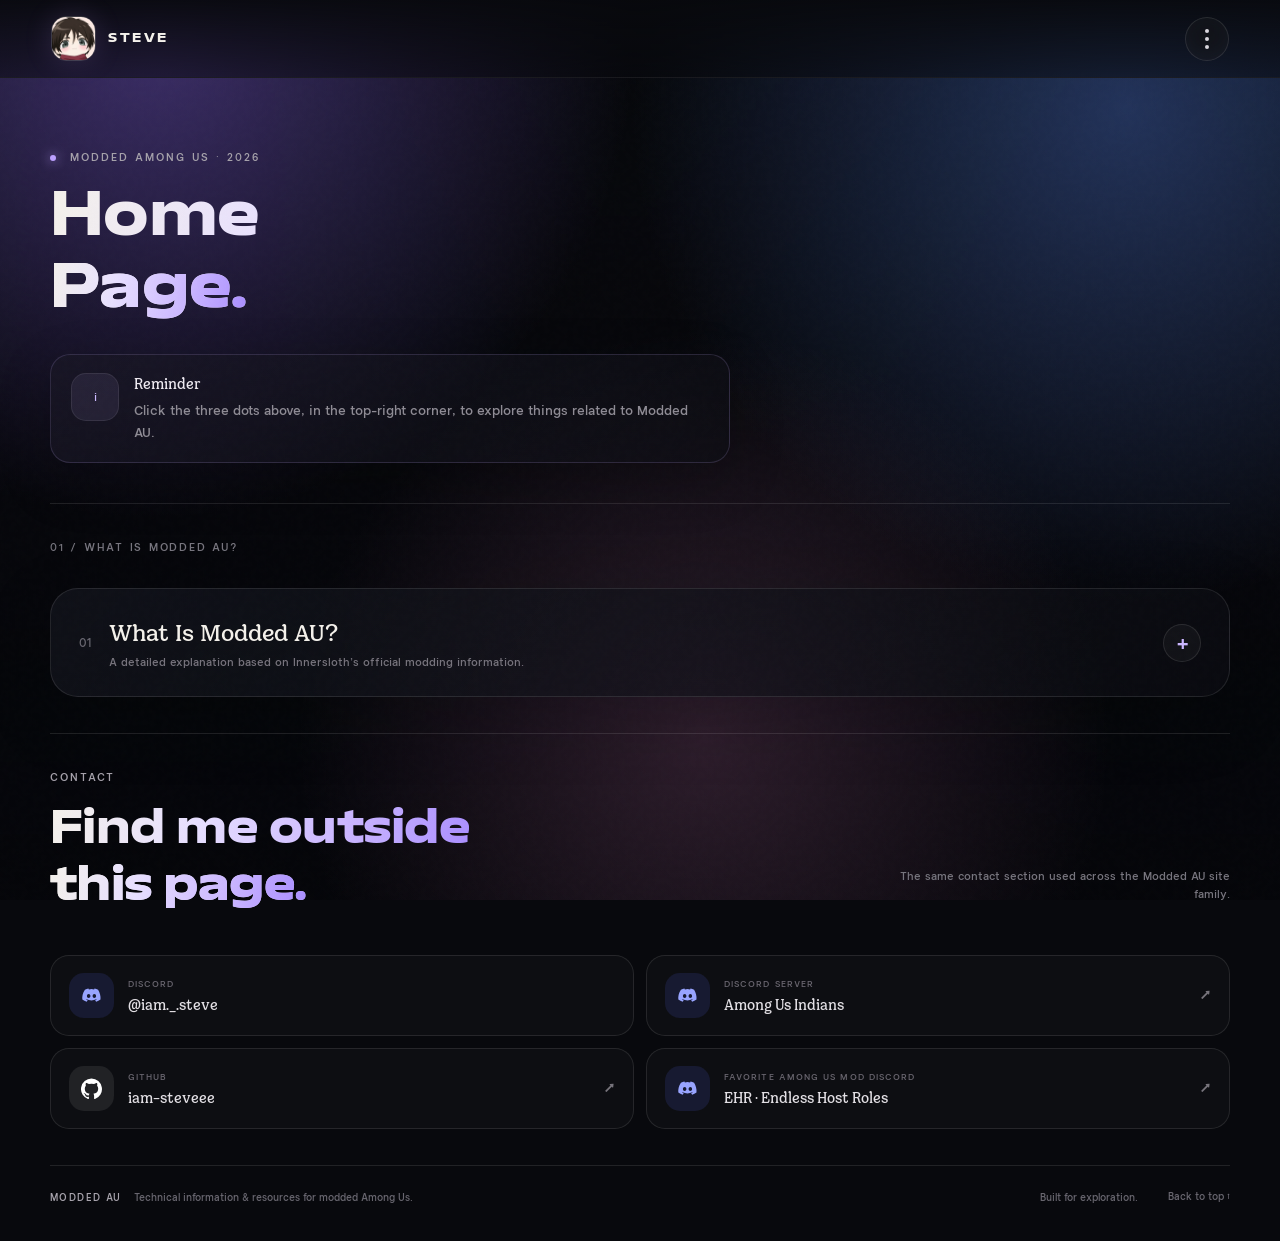
<file: index.html>
<!doctype html>
<html lang="en">
<head>
  <meta charset="utf-8">
  <meta name="viewport" content="width=device-width,initial-scale=1,viewport-fit=cover">
  <meta name="theme-color" content="#08090d">

  <!-- BASIC PAGE INFORMATION -->
  <meta name="author" content="Steve">
  <meta name="description" content="Welcome to the official homepage of Modded AU, created by Steve. Explore the project, discover useful information and resources, and learn more about Modded Among Us.">

  <title>Modded AU | HOME PAGE</title>

  <!-- DISCORD / OPEN GRAPH EMBED -->
  <meta property="og:type" content="website">
  <meta property="og:site_name" content="Modded AU">
  <meta property="og:title" content="Modded AU | HOME PAGE">
  <meta property="og:description" content="This is the official homepage of Modded AU, created by Steve. Here, I've introduced the project and shared some useful information. To explore more, click the three-dot menu in the top-right corner and discover what's available.">
  <meta property="og:url" content="https://iam-steveee.github.io/moddedau/">
  <meta property="og:image" content="https://iam-steveee.github.io/moddedau/assets/steve-logo.png?v=2">
  <meta property="og:image:type" content="image/png">
  <meta property="og:image:width" content="1536">
  <meta property="og:image:height" content="1536">
  <meta property="og:image:alt" content="Steve's profile logo — Modded AU">

  <!-- TWITTER / SOCIAL MEDIA PREVIEW -->
  <meta name="twitter:card" content="summary">
  <meta name="twitter:title" content="Modded AU | HOME PAGE">
  <meta name="twitter:description" content="Explore Modded AU, a project created by Steve. Discover useful information, resources and more about Modded Among Us.">
  <meta name="twitter:image" content="https://iam-steveee.github.io/moddedau/assets/steve-logo.png?v=2">

  <!-- WEBSITE FONTS -->

  <!-- WEBSITE STYLESHEET -->
  <link rel="preload" href="assets/fonts/Profa-BlackExpanded.woff?v=2" as="font" type="font/woff" crossorigin>
  <link rel="preload" href="assets/fonts/Kinoble-Medium.woff?v=2" as="font" type="font/woff" crossorigin>
  <link rel="stylesheet" href="style.css?v=2">
</head>

<body id="top">
  <div class="petal-layer" aria-hidden="true">
    <span class="petal petal-01"></span><span class="petal petal-02"></span>
    <span class="petal petal-03"></span><span class="petal petal-04"></span>
    <span class="petal petal-05"></span><span class="petal petal-06"></span>
    <span class="petal petal-07"></span><span class="petal petal-08"></span>
    <span class="petal petal-09"></span><span class="petal petal-10"></span>
    <span class="petal petal-11"></span><span class="petal petal-12"></span>
    <span class="petal petal-13"></span><span class="petal petal-14"></span>
    <span class="petal petal-15"></span><span class="petal petal-16"></span>
    <span class="petal petal-17"></span><span class="petal petal-18"></span>
    <span class="petal petal-19"></span><span class="petal petal-20"></span>
    <span class="petal petal-21"></span><span class="petal petal-22"></span>
    <span class="petal petal-23"></span><span class="petal petal-24"></span>
  </div>

  <div class="noise" aria-hidden="true"></div>

  <header class="site-header">
    <a class="brand" href="#top" aria-label="Modded AU home">
      <span class="brand-mark">
        <img src="assets/steve-logo.png"
             alt="Steve logo"
             onerror="this.onerror=null;this.src='https://raw.githubusercontent.com/iam-steveee/moddedau-regions/main/assets/steve-logo.png';">
      </span>
      <span class="brand-title">STEVE</span>
    </a>

    <div class="header-menu">
      <button class="menu-button" id="menuButton" type="button"
              aria-label="Open Modded AU menu" aria-expanded="false" aria-controls="menuPanel">
        <span></span><span></span><span></span>
      </button>

      <div class="menu-panel" id="menuPanel" aria-hidden="true">
        <a href="https://iam-steveee.github.io/moddedau/regions">Regions <span>↗</span></a>
      </div>
    </div>
  </header>

  <main>
    <section class="hero section-shell">
      <div class="hero-copy reveal">
        <p class="eyebrow"><span class="eyebrow-dot"></span> MODDED AMONG US · 2026</p>
        <h1>Home<br><span>Page.</span></h1>

        <div class="reminder-card" aria-label="Navigation reminder">
          <span class="reminder-mark">i</span>
          <div>
            <strong>Reminder</strong>
            <p>Click the three dots above, in the top-right corner, to explore things related to Modded AU.</p>
          </div>
        </div>
      </div>
    </section>

    <section class="what-is section-shell">
      <div class="section-kicker reveal">01 / WHAT IS MODDED AU?</div>

      <details class="info-box reveal">
        <summary>
          <span class="summary-left">
            <span class="summary-number">01</span>
            <span>
              <strong>What Is Modded AU?</strong>
              <small>A detailed explanation based on Innersloth's official modding information.</small>
            </span>
          </span>
          <span class="summary-icon" aria-hidden="true">+</span>
        </summary>

        <div class="info-content">
          <div class="source-banner">
            <div>
              <p class="eyebrow">PRIMARY SOURCE</p>
              <h2>Among Us Modding Information</h2>
              <p>
                This section summarizes the technical information published by Innersloth for people
                working with Among Us mods and modded multiplayer. It is a detailed summary, not a
                replacement for the original documentation.
              </p>
            </div>
            <a class="source-button" href="https://github.com/Innersloth-LLC/AmongUsModdingInformation"
               target="_blank" rel="noopener noreferrer">Open Innersloth's repository ↗</a>
          </div>

          <article class="info-section">
            <p class="info-label">01 · PURPOSE</p>
            <h3>What Innersloth's documentation is for</h3>
            <p>
              Innersloth's repository is intended to share technical information that can help the
              modding community understand parts of Among Us multiplayer, including information useful
              when building mods and when playing modded games through Innersloth's backend.
              The documentation is deliberately focused on the technical interface between a mod and
              the game's online systems rather than being a general guide to creating a mod from scratch.
            </p>
            <p>
              Innersloth also links to its modding policy and provides <code>modding@innersloth.com</code>
              as a contact for modding-related matters. The documentation makes an important distinction:
              Innersloth does not officially support mods, and requirements, restrictions, or technical
              behavior can change, particularly when changes are needed for security and player protection.
            </p>
          </article>

          <article class="info-section">
            <p class="info-label">02 · TWO MOD CATEGORIES</p>
            <h3>Host-only mods and all-client mods</h3>
            <p>
              From the server's perspective, Innersloth describes two broad categories of modded
              multiplayer.
            </p>

            <div class="detail-grid">
              <div class="detail-card">
                <span class="card-index">A</span>
                <h4>Host-only Mods</h4>
                <p>
                  Only the host's client is modded. These mods make use of authority held by the host,
                  which can allow modified gameplay while leaving other players on an unmodded client.
                  This makes host-only approaches more accessible because an entire lobby does not
                  necessarily need to install the same mod.
                </p>
                <p>
                  The trade-off is functionality. Because the architecture still gives clients and
                  servers control over particular parts of state, a host-only mod cannot freely change
                  everything about the game.
                </p>
              </div>

              <div class="detail-card">
                <span class="card-index">B</span>
                <h4>All-client Mods</h4>
                <p>
                  Every client in the lobby uses the same mod. This gives the mod substantially more
                  freedom to change gameplay because the participating clients can share an agreed
                  understanding of the modified game.
                </p>
                <p>
                  The trade-off is accessibility: players generally need the same mod installed before
                  they can participate in that modded lobby.
                </p>
              </div>
            </div>
          </article>

          <article class="info-section">
            <p class="info-label">03 · MOD REGISTRATION</p>
            <h3>How Innersloth identifies modded games</h3>
            <p>
              Innersloth describes registration as a way to tell the game server that a lobby is
              modded. Registration can provide special treatment for the modded lobby, particularly
              around state authority and matchmaking. The documentation separates registration into
              two mechanisms: a <strong>+25 modded flag</strong> for host-authority behavior and a
              <strong>Mod GUID</strong> for identifying an all-client mod.
            </p>
            <p>
              Registration is not the same thing as learning how to modify the game itself. Innersloth
              explicitly says that modders are expected to understand how to change or inject behavior
              into the Among Us client. The documentation supplies the registration side of that
              process, but does not teach application modification.
            </p>
          </article>

          <article class="info-section">
            <p class="info-label">04 · THE +25 HOST FLAG</p>
            <h3>Host authority mode</h3>
            <p>
              Among Us clients contain an integer networking protocol version. Innersloth documents
              adding <code>25</code> to that version as the mechanism that enables a host-authority
              mode for a lobby.
            </p>
            <p>
              In that mode, much of the gameplay state that would ordinarily have server authority can
              instead be handled with host authority. This gives the host's mod more control over the
              outcome of gameplay features and therefore makes certain gameplay modifications possible.
            </p>

            <div class="note-card">
              <strong>Important limitations</strong>
              <ul>
                <li>Host authority does not automatically cover every kind of state. Information such as user data and player-protection-related state remains subject to other authority rules.</li>
                <li>Anti-cheat is relaxed for this mode, but the documentation does not promise that anti-cheat is disabled in every circumstance.</li>
                <li>Rate limits and other security protections can still apply.</li>
              </ul>
            </div>
          </article>

          <article class="info-section">
            <p class="info-label">05 · AU MCI</p>
            <h3>Among Us Modded Client Identification</h3>
            <p>
              For all-client mods, Innersloth documents an opt-in system called Among Us Modded Client
              Identification, or AU MCI. The system lets a mod declare itself as a particular mod during
              the hosting and matchmaking process.
            </p>
            <p>
              The documented benefits include searches that look specifically for lobbies running the
              same mod, lobbies that ordinary unmodded clients cannot join, and special anti-cheat
              exemptions associated with identified modded games.
            </p>
            <p>
              Innersloth describes this as a transparency and infrastructure measure rather than
              official technical support for mods. The stated goal includes helping the modding
              community while making it easier to maintain stronger anti-cheat behavior for ordinary,
              non-modded games.
            </p>
          </article>

          <article class="info-section">
            <p class="info-label">06 · THE THREE AU MCI COMPONENTS</p>
            <h3>Mod GUID, hosting identification, and matchmaking filters</h3>

            <div class="detail-grid three">
              <div class="detail-card">
                <span class="card-index">01</span>
                <h4>Self-assigned Mod GUID</h4>
                <p>
                  A mod chooses a unique identifier so the system can distinguish that mod from other
                  modded clients. Innersloth describes these identifiers as version-4 UUID/GUID values.
                </p>
              </div>

              <div class="detail-card">
                <span class="card-index">02</span>
                <h4>Modded hosting path</h4>
                <p>
                  A modded host can use the dedicated hosting path associated with its chosen identifier,
                  allowing the game server and matchmaking infrastructure to recognize the lobby as
                  belonging to that mod.
                </p>
              </div>

              <div class="detail-card">
                <span class="card-index">03</span>
                <h4>Matchmaking filters</h4>
                <p>
                  Searches can include the mod identifier as a filter so a player can look for lobbies
                  running the same mod instead of receiving unrelated ordinary or differently modded
                  games.
                </p>
              </div>
            </div>
          </article>

          <article class="info-section">
            <p class="info-label">07 · MOD GUID / UUID</p>
            <h3>Why the identifier matters</h3>
            <p>
              The Mod GUID is effectively the identity of an all-client mod within the registration
              system. A modder assigns one identifier to the mod and should keep using that same
              identifier throughout the related registration and matchmaking process.
            </p>
            <p>
              Innersloth points out that these are ordinary version-4 UUID-style identifiers and can be
              generated using a UUID generator. The important part is uniqueness and consistency, not a
              special name chosen by Innersloth.
            </p>
          </article>

          <article class="info-section">
            <p class="info-label">08 · BUILT-IN REGISTRATION HELPERS</p>
            <h3>Registration support in Among Us 18.0+</h3>
            <p>
              Innersloth added built-in client-side registration helpers in Among Us 18.0 and later.
              The purpose is to make it easier for mod authors to add mod registration without having
              to recreate the registration mechanism themselves.
            </p>
            <p>
              The client exposes a registration string and a validation helper. When the registration
              value is empty or missing, the client behaves as an unregistered game, using ordinary
              hosting behavior and no mod-specific matchmaking filter. When a valid Mod GUID is set,
              the client can automatically apply the modded host identification and the corresponding
              matchmaking behavior.
            </p>
            <p>
              Innersloth also documents validation behavior for the GUID, including handling empty
              values and parsing the value into a GUID. Mods that support multiple modes can change
              their registration value before hosting or searching, using either the registration string
              or the validation helper described by the repository.
            </p>
          </article>

          <article class="info-section">
            <p class="info-label">09 · WHAT HAPPENS ON THE NETWORK</p>
            <h3>Modded host tags and Mod GUID data</h3>
            <p>
              At a lower technical level, Innersloth documents a distinct host tag used to mark a
              modded host. The documented modded host path uses the value associated with the +25
              mechanism rather than the ordinary host tag.
            </p>
            <p>
              For all-client identification, the Mod GUID is included with the host's modded-game
              information. The server and matchmaking systems can then recognize that the lobby is a
              modded game and keep it out of normal matchmaking while applying the documented
              anti-cheat treatment for identified modded games.
            </p>
          </article>

          <article class="info-section">
            <p class="info-label">10 · MATCHMAKING</p>
            <h3>Searching specifically for a mod</h3>
            <p>
              Innersloth documents a matchmaking filter whose purpose is to match a search against a
              specific mod identifier. A client can provide the relevant filter and the accepted Mod
              GUID so the search is restricted to compatible modded lobbies.
            </p>
            <p>
              This is especially important for all-client mods. If a mod changes the game's rules,
              network messages, roles, or other shared behavior, allowing an unrelated client into the
              lobby could produce an incompatible game. Mod-specific matchmaking prevents that
              situation by separating the modded lobby from ordinary and differently identified games.
            </p>
          </article>

          <article class="info-section">
            <p class="info-label">11 · +25 AND MOD GUID ARE DIFFERENT</p>
            <h3>They solve different problems</h3>
            <p>
              Innersloth explicitly distinguishes the +25 host-authority mechanism from the Mod GUID
              identification system. They are not interchangeable names for the same feature.
            </p>
            <p>
              A mod can use one mechanism or, depending on its architecture and needs, use both. The
              +25 mechanism concerns host authority, while the Mod GUID identifies an all-client mod
              for hosting and matchmaking.
            </p>
          </article>

          <article class="info-section">
            <p class="info-label">12 · HOST-ONLY CHAT COMMANDS</p>
            <h3>Sending command-like messages to the host</h3>
            <p>
              Innersloth documents a host-only communication path for +25 mods. Non-host players can
              send messages beginning with the mod's command prefix to the host, where the host-side
              mod can interpret them.
            </p>
            <p>
              This is useful when a host-only mod needs an interaction from an unmodded player without
              requiring that player's client to contain the mod. The documentation provides a technical
              example, but this page intentionally explains the mechanism rather than reproducing the
              repository's source code.
            </p>
          </article>

          <article class="info-section">
            <p class="info-label">13 · PACKED GAMEDATATO</p>
            <h3>Combining several host-to-player messages</h3>
            <p>
              Host-only mods can also reduce network overhead by packing multiple GameDataTo messages
              into one packet. The documented packed-message tag is <code>PackedGameDataTo</code>.
            </p>
            <p>
              The packing rules are strict: the messages being packed need to be GameDataTo messages,
              each needs the correct game identifier, and the complete packet including its header must
              stay within the documented maximum packet size.
            </p>
            <p>
              Innersloth's documented maximum MessageReader message size, including the header, is
              <strong>1200 bytes</strong>. The same size limit matters when planning packed network
              messages.
            </p>
          </article>

          <article class="info-section">
            <p class="info-label">14 · PACKET SEND RATES</p>
            <h3>Mods still have to respect server-side networking constraints</h3>
            <p>
              Connecting to Innersloth's game servers does not mean that a mod gets unlimited network
              bandwidth. Innersloth states that clients must follow required packet send-rate and packet
              size constraints.
            </p>
            <p>
              The documentation notes that the exact requirements for mods were still being determined
              at the time of publication. Extra room may be possible in some circumstances, but security
              takes priority and stricter limits can be applied.
            </p>
            <p>
              Mod developers are therefore encouraged to keep their send rate as low as practical. If a
              mod genuinely needs a burst of traffic, Innersloth recommends contacting the modding
              address rather than simply assuming that a higher rate is acceptable.
            </p>
          </article>

          <article class="info-section">
            <p class="info-label">15 · NETWORKING STRATEGIES</p>
            <h3>Ways the documentation suggests reducing network pressure</h3>

            <div class="strategy-list">
              <div class="strategy-row">
                <span>01</span>
                <div><strong>Pack GameDataTo messages</strong><p>Combine compatible host-to-player messages when possible instead of sending many separate packets.</p></div>
              </div>
              <div class="strategy-row">
                <span>02</span>
                <div><strong>Separate reliable and unreliable traffic</strong><p>Use the appropriate channel for the type of information instead of treating every message as equally important.</p></div>
              </div>
              <div class="strategy-row">
                <span>03</span>
                <div><strong>Spread traffic out</strong><p>If a burst is unavoidable, distributing packets across frames or time can reduce sudden pressure on the server connection.</p></div>
              </div>
              <div class="strategy-row">
                <span>04</span>
                <div><strong>Use built-in queues and streams</strong><p>Among Us provides rate-limiting queues and message streams that can help a mod schedule traffic more safely.</p></div>
              </div>
            </div>
          </article>

          <article class="info-section">
            <p class="info-label">16 · RPC QUEUES</p>
            <h3>Reliable and unreliable RPC delivery</h3>
            <p>
              Innersloth documents optimized queues for RPC traffic that is not considered competitive
              or otherwise latency-critical. The available broadcast mechanisms can use reliable or
              unreliable delivery depending on what the mod needs.
            </p>
            <p>
              The practical idea is to avoid forcing every message through the most expensive delivery
              path. A mod should choose the networking behavior appropriate to the importance and
              lifetime of the information it is sending.
            </p>
          </article>

          <article class="info-section">
            <p class="info-label">17 · DATA FLAGS AND MESSAGE STREAMS</p>
            <h3>Updating only what changed</h3>
            <p>
              The documentation also describes DataFlags and message streams as tools for keeping
              updates efficient. A streamed object can use a dirty flag so that the system knows an
              update needs to be sent.
            </p>
            <p>
              This follows the broader networking principle used throughout the documentation:
              avoid repeatedly sending information that has not changed, and use the game's built-in
              mechanisms where possible.
            </p>
          </article>

          <article class="info-section">
            <p class="info-label">18 · PACKET SIZE PLANNING</p>
            <h3>Keep packets under the documented limit</h3>
            <p>
              A practical strategy described by Innersloth is to queue or pack messages until adding
              another message would exceed the packet capacity. The implementation should combine this
              with rate limiting so that a mod is controlling both the size and frequency of outgoing
              traffic.
            </p>
            <p>
              The documented MessageReader maximum is 1200 bytes including the packet header. This is
              an important boundary when designing custom network messages and packed GameDataTo data.
            </p>
          </article>

          <article class="info-section">
            <p class="info-label">19 · THE DOCUMENTATION'S FAQ</p>
            <h3>What the key points mean together</h3>
            <div class="faq-stack">
              <div class="faq-item">
                <strong>Is +25 the same thing as a Mod GUID?</strong>
                <p>No. They are separate systems. +25 is associated with host authority, while a Mod GUID identifies an all-client mod for registration and matchmaking.</p>
              </div>
              <div class="faq-item">
                <strong>Can they be used together?</strong>
                <p>Yes, depending on the mod's requirements and architecture. Innersloth treats them as separate mechanisms rather than mutually exclusive choices.</p>
              </div>
              <div class="faq-item">
                <strong>Does Innersloth officially support mods?</strong>
                <p>The repository says no. It provides technical information and registration infrastructure, but explicitly does not promise official technical support for mods.</p>
              </div>
              <div class="faq-item">
                <strong>Does registering a mod teach you how to make the mod?</strong>
                <p>No. Mod authors still need to understand how to modify the Among Us client. The repository focuses on the registration and networking side of the relationship with Innersloth's backend.</p>
              </div>
            </div>
          </article>

          <article class="info-section final-source">
            <p class="info-label">20 · SOURCE &amp; SCOPE</p>
            <h3>Read the original documentation</h3>
            <p>
              Everything in this expandable section is a structured summary of the technical topics
              covered by Innersloth's public Among Us Modding Information repository. It intentionally
              does not reproduce the repository's long code examples or sample identifiers verbatim.
              For exact implementation details, current requirements, policy information, and changes,
              use the original source.
            </p>
            <div class="source-links">
              <a href="https://github.com/Innersloth-LLC/AmongUsModdingInformation" target="_blank" rel="noopener noreferrer">Innersloth · AmongUsModdingInformation ↗</a>
              <a href="https://www.innersloth.com/among-us-mod-policy/" target="_blank" rel="noopener noreferrer">Innersloth · Among Us Mod Policy ↗</a>
              <a href="mailto:modding@innersloth.com">modding@innersloth.com</a>
            </div>
          </article>
        </div>
      </details>
    </section>

    <section class="contact section-shell" id="contact">
      <div class="section-heading reveal">
        <div>
          <p class="eyebrow">CONTACT</p>
          <h2>Find me outside<br><span>this page.</span></h2>
        </div>
        <p class="section-note">The same contact section used across the Modded AU site family.</p>
      </div>

      <div class="contact-grid">
        <div class="contact-card reveal">
          <span class="contact-icon discord-bg"><svg viewBox="0 0 24 24" fill="currentColor" aria-hidden="true"><path d="M19.54 5.34A16.1 16.1 0 0 0 15.48 4l-.5 1.02a14.2 14.2 0 0 0-5.96 0L8.52 4a16.1 16.1 0 0 0-4.06 1.34C1.88 9.2 1.18 12.97 1.53 16.69a16.3 16.3 0 0 0 4.97 2.5l1.2-1.64c-.66-.25-1.3-.55-1.9-.9l.46-.35c3.67 1.7 7.65 1.7 11.28 0l.47.35c-.61.35-1.25.65-1.91.9l1.2 1.64a16.3 16.3 0 0 0 4.97-2.5c.41-4.31-.7-8.04-2.73-11.35ZM8.75 14.77c-1.1 0-2-1.02-2-2.27s.88-2.27 2-2.27 2 1.02 2 2.27-.9 2.27-2 2.27Zm6.5 0c-1.1 0-2-1.02-2-2.27s.88-2.27 2-2.27 2 1.02 2 2.27-.9 2.27-2 2.27Z"/></svg></span>
          <div><small>DISCORD</small><strong>@iam._.steve</strong></div>
        </div>
        <a class="contact-card reveal delay-1" href="https://discord.gg/amongusindians" target="_blank" rel="noopener noreferrer">
          <span class="contact-icon discord-bg"><svg viewBox="0 0 24 24" fill="currentColor" aria-hidden="true"><path d="M19.54 5.34A16.1 16.1 0 0 0 15.48 4l-.5 1.02a14.2 14.2 0 0 0-5.96 0L8.52 4a16.1 16.1 0 0 0-4.06 1.34C1.88 9.2 1.18 12.97 1.53 16.69a16.3 16.3 0 0 0 4.97 2.5l1.2-1.64c-.66-.25-1.3-.55-1.9-.9l.46-.35c3.67 1.7 7.65 1.7 11.28 0l.47.35c-.61.35-1.25.65-1.91.9l1.2 1.64a16.3 16.3 0 0 0 4.97-2.5c.41-4.31-.7-8.04-2.73-11.35ZM8.75 14.77c-1.1 0-2-1.02-2-2.27s.88-2.27 2-2.27 2 1.02 2 2.27-.9 2.27-2 2.27Zm6.5 0c-1.1 0-2-1.02-2-2.27s.88-2.27 2-2.27 2 1.02 2 2.27-.9 2.27-2 2.27Z"/></svg></span>
          <div><small>DISCORD SERVER</small><strong>Among Us Indians</strong></div>
          <span class="contact-arrow">↗</span>
        </a>
        <a class="contact-card reveal delay-1" href="https://github.com/iam-steveee" target="_blank" rel="noopener noreferrer">
          <span class="contact-icon github-bg"><svg viewBox="0 0 24 24" fill="currentColor" aria-hidden="true"><path d="M12 .7a12 12 0 0 0-3.79 23.39c.6.11.82-.26.82-.58v-2.03c-3.34.73-4.04-1.61-4.04-1.61-.55-1.39-1.33-1.76-1.33-1.76-1.09-.75.08-.73.08-.73 1.2.08 1.83 1.23 1.83 1.23 1.07 1.83 2.8 1.3 3.48.99.11-.77.42-1.3.76-1.6-2.67-.3-5.47-1.34-5.47-5.95 0-1.31.47-2.38 1.23-3.22-.12-.3-.53-1.52.12-3.17 0 0 1-.32 3.3 1.23a11.5 11.5 0 0 1 6 0c2.29-1.55 3.29-1.23 3.29-1.23.65 1.65.24 2.87.12 3.17.77.84 1.23 1.91 1.23 3.22 0 4.62-2.8 5.64-5.48 5.94.43.37.81 1.1.81 2.22v3.29c0 .32.22.69.83.58A12 12 0 0 0 12 .7Z"/></svg></span>
          <div><small>GITHUB</small><strong>iam-steveee</strong></div>
          <span class="contact-arrow">↗</span>
        </a>
        <a class="contact-card reveal" href="https://discord.gg/ehr" target="_blank" rel="noopener noreferrer">
          <span class="contact-icon discord-bg"><svg viewBox="0 0 24 24" fill="currentColor" aria-hidden="true"><path d="M19.54 5.34A16.1 16.1 0 0 0 15.48 4l-.5 1.02a14.2 14.2 0 0 0-5.96 0L8.52 4a16.1 16.1 0 0 0-4.06 1.34C1.88 9.2 1.18 12.97 1.53 16.69a16.3 16.3 0 0 0 4.97 2.5l1.2-1.64c-.66-.25-1.3-.55-1.9-.9l.46-.35c3.67 1.7 7.65 1.7 11.28 0l.47.35c-.61.35-1.25.65-1.91.9l1.2 1.64a16.3 16.3 0 0 0 4.97-2.5c.41-4.31-.7-8.04-2.73-11.35ZM8.75 14.77c-1.1 0-2-1.02-2-2.27s.88-2.27 2-2.27 2 1.02 2 2.27-.9 2.27-2 2.27Zm6.5 0c-1.1 0-2-1.02-2-2.27s.88-2.27 2-2.27 2 1.02 2 2.27-.9 2.27-2 2.27Z"/></svg></span>
          <div><small>FAVORITE AMONG US MOD DISCORD</small><strong>EHR · Endless Host Roles</strong></div>
          <span class="contact-arrow">↗</span>
        </a>
      </div>
    </section>
  </main>

  <footer class="site-footer section-shell">
    <div><strong>MODDED AU</strong><span>Technical information &amp; resources for modded Among Us.</span></div>
    <span>Built for exploration.</span>
    <a href="#top">Back to top ↑</a>
  </footer>

  <script src="app.js"></script>
</body>
</html>
</file>
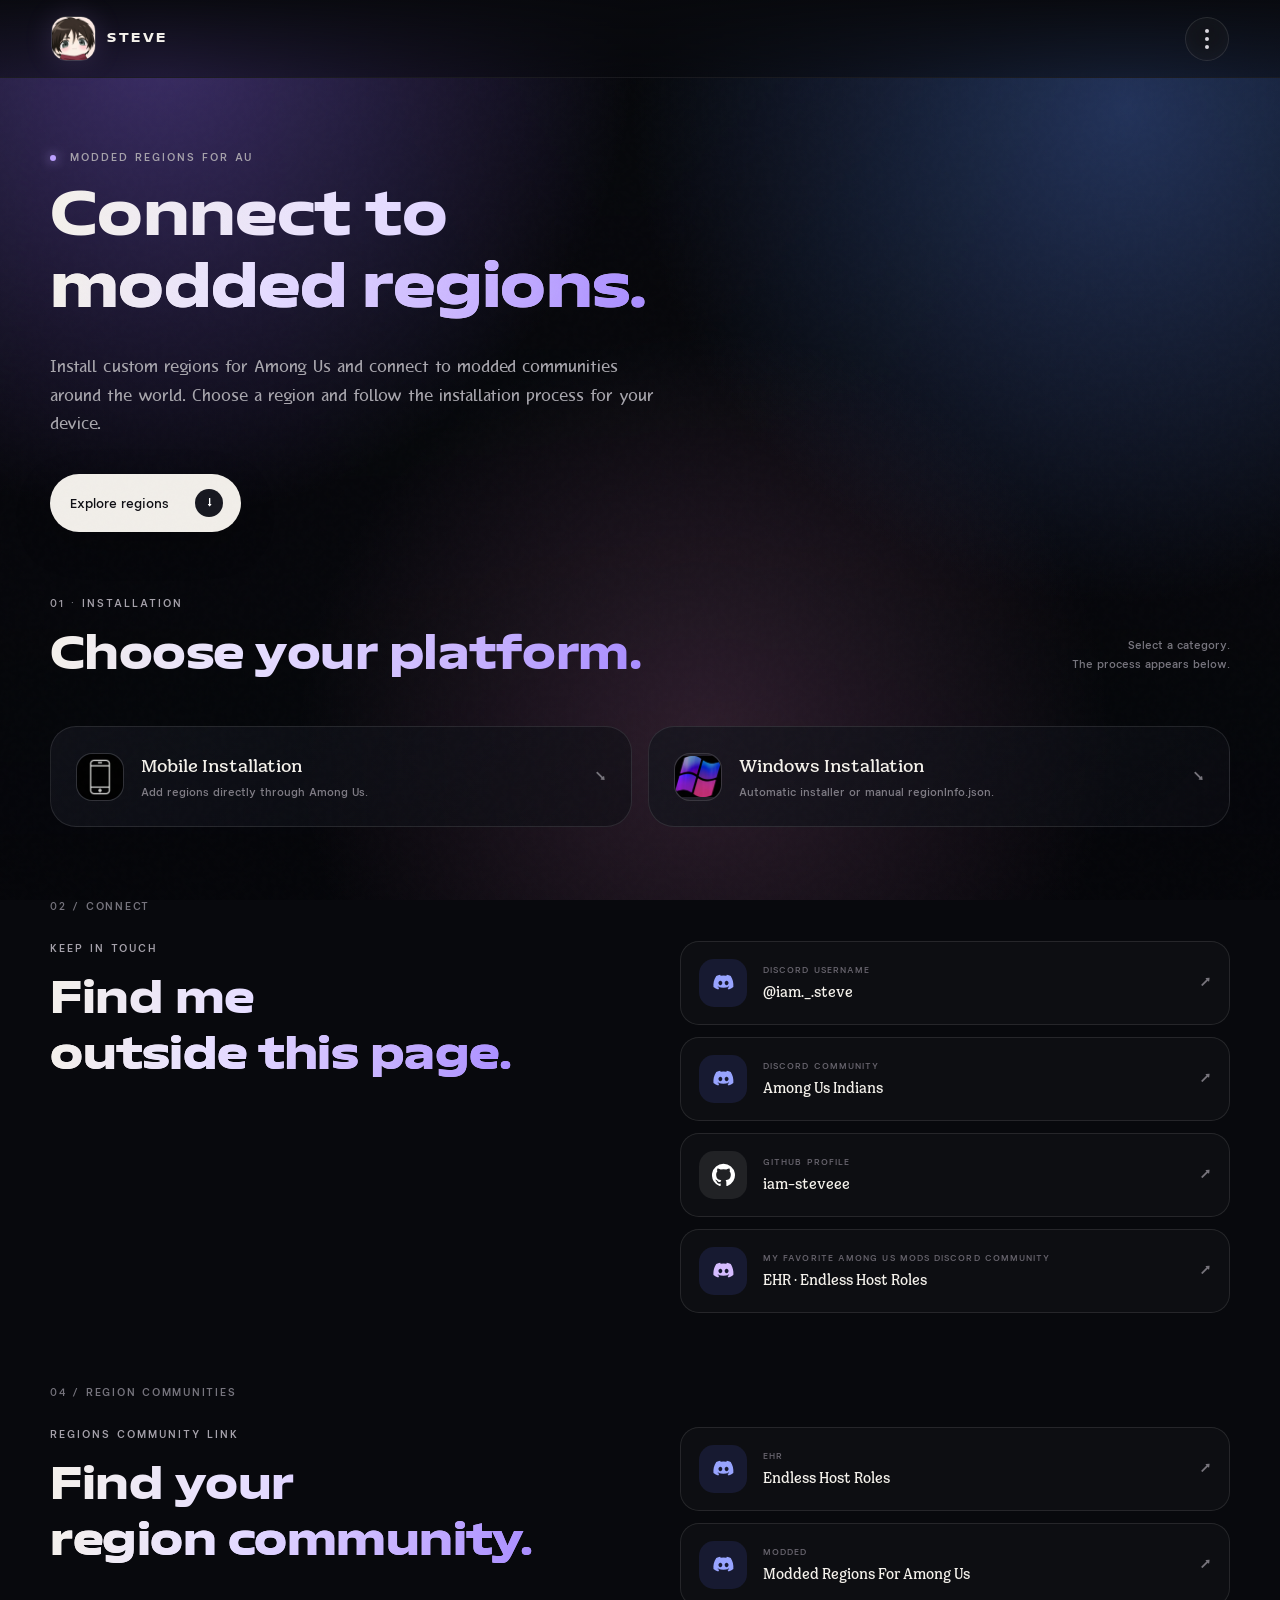
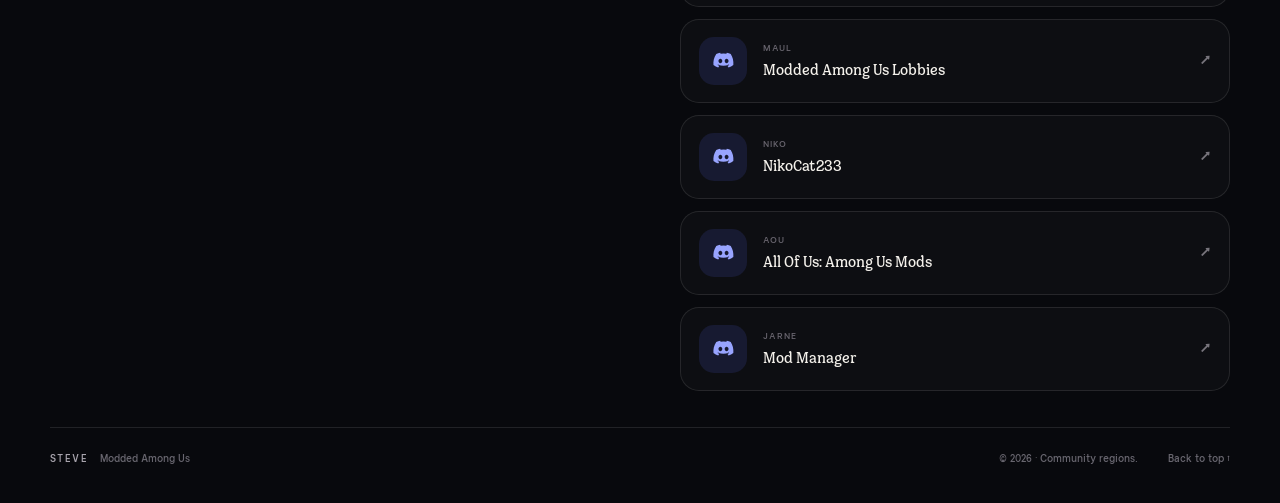
<file: regions/index.html>
<!doctype html>
<html lang="en">
<head>
  <meta charset="utf-8">
  <meta name="viewport" content="width=device-width,initial-scale=1,viewport-fit=cover">
  <meta name="theme-color" content="#08090d">

  <!-- BASIC PAGE INFORMATION -->
  <meta name="author" content="Steve">
  <meta name="description" content="Explore and install custom Among Us regions provided by the community. Discover available server regions and follow the installation guides for your device.">

  <title>Modded AU | REGIONS</title>

  <!-- DISCORD / OPEN GRAPH EMBED -->
  <meta property="og:type" content="website">
  <meta property="og:site_name" content="Modded AU">
  <meta property="og:title" content="Modded AU | REGIONS">
  <meta property="og:description" content="This website helps you install custom Among Us regions provided by the community. Explore available regions and installation options. Detailed instructions are provided on the website, so read every step carefully before proceeding.">
  <meta property="og:url" content="https://iam-steveee.github.io/moddedau/regions/">
  <meta property="og:image" content="https://iam-steveee.github.io/moddedau/assets/steve-logo.png?v=2">
  <meta property="og:image:type" content="image/png">
  <meta property="og:image:width" content="1536">
  <meta property="og:image:height" content="1536">
  <meta property="og:image:alt" content="Steve's profile logo — Modded AU Regions">

  <!-- TWITTER / SOCIAL MEDIA PREVIEW -->
  <meta name="twitter:card" content="summary">
  <meta name="twitter:title" content="Modded AU | REGIONS">
  <meta name="twitter:description" content="Install custom Among Us regions provided by the community. Explore available regions and follow the installation guides for your device.">
  <meta name="twitter:image" content="https://iam-steveee.github.io/moddedau/assets/steve-logo.png?v=2">

  <!-- WEBSITE FONTS -->

  <!-- WEBSITE STYLESHEET -->
  <link rel="preload" href="../assets/fonts/Profa-BlackExpanded.woff?v=2" as="font" type="font/woff" crossorigin>
  <link rel="preload" href="../assets/fonts/Kinoble-Medium.woff?v=2" as="font" type="font/woff" crossorigin>
  <link rel="stylesheet" href="style.css?v=2">
</head>
<body>
  
  <div class="petal-layer" aria-hidden="true">
    <span class="petal petal-01"></span><span class="petal petal-02"></span>
    <span class="petal petal-03"></span><span class="petal petal-04"></span>
    <span class="petal petal-05"></span><span class="petal petal-06"></span>
    <span class="petal petal-07"></span><span class="petal petal-08"></span>
    <span class="petal petal-09"></span><span class="petal petal-10"></span>
    <span class="petal petal-11"></span><span class="petal petal-12"></span>
    <span class="petal petal-13"></span><span class="petal petal-14"></span>
    <span class="petal petal-15"></span><span class="petal petal-16"></span>
    <span class="petal petal-17"></span><span class="petal petal-18"></span>
    <span class="petal petal-19"></span><span class="petal petal-20"></span>
    <span class="petal petal-21"></span><span class="petal petal-22"></span>
</div>
  <div class="noise" aria-hidden="true"></div>

  <header class="site-header">
    <a class="brand" href="#top" aria-label="Modded Among Us home">
      <span class="brand-mark"><img src="https://iam-steveee.github.io/moddedau/assets/steve-logo.png" alt=""></span>
      <span class="brand-copy">
        <strong>STEVE</strong>
      </span>
    </a>

    <div class="header-menu">
      <button class="menu-button" id="menuButton" type="button"
              aria-label="Open Steve menu" aria-expanded="false" aria-controls="menuPanel">
        <span></span><span></span><span></span>
      </button>

      <div class="menu-panel" id="menuPanel" aria-hidden="true">
        <a href="https://iam-steveee.github.io/moddedau">Home <span>↗</span></a>
      </div>
    </div>
  </header>

  <main id="top">
    <section class="hero section-shell">
      <div class="hero-copy reveal">
        <p class="eyebrow"><span class="eyebrow-dot"></span> MODDED REGIONS FOR AU</p>
        <h1>Connect to<br><span class="accent-text">modded regions.</span></h1>
        <p class="hero-text">Install custom regions for Among Us and connect to modded communities around the world. Choose a region and follow the installation process for your device.</p>
        <div class="hero-actions">
          <a class="primary-btn" href="#install"><span>Explore regions</span><span class="arrow">↓</span></a>
        </div>
      </div>
    </section>

    <section class="install section-shell" id="install">
      <div class="section-heading reveal">
        <div><p class="eyebrow">01 · INSTALLATION</p><h2>Choose your platform.</h2></div>
        <p class="section-note">Select a category.<br>The process appears below.</p>
      </div>

      <div class="category-grid">
        <button class="category-card reveal" data-target="mobilePanel" aria-expanded="false">
          <span class="category-icon"><img src="assets/mobile.png" alt="Mobile"></span><span><strong>Mobile Installation</strong><small>Add regions directly through Among Us.</small></span><span class="category-arrow">↘</span>
        </button>
        <button class="category-card reveal delay-1" data-target="windowsPanel" aria-expanded="false">
          <span class="category-icon"><img src="assets/windows.png" alt="PC"></span><span><strong>Windows Installation</strong><small>Automatic installer or manual regionInfo.json.</small></span><span class="category-arrow">↘</span>
        </button>
      </div>

      <div class="install-panel" id="mobilePanel" hidden>
        <div class="panel-heading"><p class="eyebrow">MOBILE INSTALLATION</p><h3>Connect from Among Us.</h3><p>Open Among Us first, then choose the region you want to add. The region link will reopen the game and add the custom region.</p></div>

        <div class="region-list">
          <button class="region-card reveal" data-url="amongus://init?servername=GG_US&amp;serverport=443&amp;serverip=https%3A%2F%2Fplay-us.gurge44.eu&amp;usedtls=false">
            <span class="region-number">01</span><span class="region-main"><strong>GG US</strong><small>NORTH AMERICA · EHR</small></span><span class="region-arrow">↗</span>
          </button>
          <button class="region-card reveal" data-url="amongus://init?servername=GG_HU&amp;serverport=443&amp;serverip=https%3A%2F%2Fplay-hu.gurge44.eu&amp;usedtls=false">
            <span class="region-number">02</span><span class="region-main"><strong>GG HU</strong><small>HUNGARY (EUROPE) · EHR</small></span><span class="region-arrow">↗</span>
          </button>
          <button class="region-card reveal" data-url="amongus://init?servername=Modded_AS&amp;serverport=443&amp;serverip=https%3A%2F%2Fau-as.duikbo.at&amp;usedtls=false">
            <span class="region-number">03</span><span class="region-main"><strong>Modded AS</strong><small>ASIA · MODDED</small></span><span class="region-arrow">↗</span>
          </button>
          <button class="region-card reveal" data-url="amongus://init?servername=Modded_EU&amp;serverport=443&amp;serverip=https%3A%2F%2Fau-eu.duikbo.at&amp;usedtls=false">
            <span class="region-number">04</span><span class="region-main"><strong>Modded EU</strong><small>EUROPE · MODDED</small></span><span class="region-arrow">↗</span>
          </button>
          <button class="region-card reveal" data-url="amongus://init?servername=Modded_NA&amp;serverport=443&amp;serverip=https%3A%2F%2Faumods.org&amp;usedtls=false">
            <span class="region-number">05</span><span class="region-main"><strong>Modded NA</strong><small>NORTH AMERICA · MODDED</small></span><span class="region-arrow">↗</span>
          </button>
          <button class="region-card reveal coming-soon" type="button" disabled aria-disabled="true">
            <span class="region-number">06</span><span class="region-main"><strong>Maul AS</strong><small>ASIA · MAUL · COMING SOON</small></span><span class="region-arrow">—</span>
          </button>
          <button class="region-card reveal" data-url="amongus://init?servername=MAUL-EU&amp;serverport=443&amp;serverip=https%3A%2F%2Feu.moddedamong.us&amp;usedtls=false">
            <span class="region-number">07</span><span class="region-main"><strong>Maul EU</strong><small>EUROPE · MAUL</small></span><span class="region-arrow">↗</span>
          </button>
          <button class="region-card reveal" data-url="amongus://init?servername=MAUL-NA&amp;serverport=443&amp;serverip=https%3A%2F%2Fau.moddedamong.us&amp;usedtls=false">
            <span class="region-number">08</span><span class="region-main"><strong>Maul NA</strong><small>NORTH AMERICA · MAUL</small></span><span class="region-arrow">↗</span>
          </button>
          <button class="region-card reveal" data-url="amongus://init?servername=Niko_AS&amp;serverport=443&amp;serverip=https%3A%2F%2Fau-as.niko233.top&amp;usedtls=false">
            <span class="region-number">09</span><span class="region-main"><strong>Niko AS</strong><small>ASIA · NIKO</small></span><span class="region-arrow">↗</span>
          </button>
          <button class="region-card reveal coming-soon shutdown" type="button" disabled aria-disabled="true">
            <span class="region-number">10</span><span class="region-main"><strong>Niko EU</strong><small>EUROPE · NIKO · SHUTDOWN<br>Thank you Niko for hosting this region.</small></span><span class="region-arrow">—</span>
          </button>
          <button class="region-card reveal" data-url="amongus://init?servername=Niko_NA&amp;serverport=443&amp;serverip=https%3A%2F%2Fau-us.niko233.top&amp;usedtls=false">
            <span class="region-number">11</span><span class="region-main"><strong>Niko NA</strong><small>NORTH AMERICA · NIKO</small></span><span class="region-arrow">↗</span>
          </button>
          <button class="region-card reveal" data-url="amongus://init?servername=AOU_EU&amp;serverport=443&amp;serverip=https%3A%2F%2Feu.allofus.dev&amp;usedtls=false">
            <span class="region-number">12</span><span class="region-main"><strong>AOU EU</strong><small>EUROPE · ALLOFUS</small></span><span class="region-arrow">↗</span>
          </button>
          <button class="region-card reveal" data-url="amongus://init?servername=Jarnes_MEU&amp;serverport=443&amp;serverip=https%3A%2F%2Fmodmanagere.eu.amongusclub.cn&amp;usedtls=false">
            <span class="region-number">13</span><span class="region-main"><strong>Jarne's MEU</strong><small>EUROPE · MODMANAGER</small></span><span class="region-arrow">↗</span>
          </button>
        </div>

        <div class="announcement section-shell reveal">
          <div class="announcement-inner">
            <span class="announcement-label">ANNOUNCEMENT</span>
            <div><h3>Niko Regions Shutting Down This Year</h3><p>Niko regions are expected to become unplayable later this year. Keep that in mind when choosing a region.</p></div>
          </div>
        </div>

        <div class="mobile-guide">
          <div class="quick-process">
            <span class="process-label">FOR MOBILE USERS</span>
            <h4>Steps</h4>
            <ol>
              <li><strong>1.</strong> Open <strong>Among Us</strong> and go to the <strong>Create Lobby</strong> page, then <strong>minimize</strong> the game.</li>
              <li><strong>2.</strong> Click on <strong>Region You Want</strong>. This will automatically reopen <strong>Among Us</strong>.</li>
              <li><strong>3.</strong> Click the <strong>arrow</strong> next to the region name and check if the newly added region appears.</li>
            </ol>
          </div>
          <div class="mobile-warning">
            <strong>If the region still doesn't appear</strong>, you likely <strong>missed a step</strong> or <strong>didn't follow the guide correctly</strong>. Read the guide carefully and try again.
          </div>
        </div>
      </div>

      <div class="install-panel" id="windowsPanel" hidden>
        <div class="panel-heading"><p class="eyebrow">WINDOWS INSTALLATION</p><h3>Install the regions on Windows.</h3><p>There are two ways to set up the regions. The automatic installer is the easiest option. If it fails, use the manual regionInfo.json method below.</p></div>

        <div class="bat-guide">
          <div class="guide-head"><span class="guide-number">01</span><div><p class="guide-label">AUTOMATIC INSTALLATION</p><h4>Download and run the <code>.bat</code> installer.</h4></div></div>
          <div class="guide-steps">
            <div><span>1</span><p><strong>Download the installer.</strong><br>Save <code>Steve'sCustomServersForAU.bat</code> to your Windows PC — grab it from <a href="https://iam-steveee.github.io/moddedau/regions/Steve'sCustomServersForAU.bat" download>this link</a> or use the download button below.</p></div>
            <div><span>2</span><p><strong>Open the downloaded file.</strong><br>Click the file and run it <strong>as Administrator</strong>.</p></div>
            <div><span>3</span><p><strong>Read the words on your screen carefully.</strong><br>It will ask you to enter <code>1</code> or <code>2</code>. Before entering anything, <strong>please read what your Command Prompt says</strong>.</p></div>
            <div><span>4</span><p><strong>Restart Among Us.</strong><br>Restart <strong>Among Us</strong>, go to <strong>Create Game → Dropdown Arrow</strong>, and check if the regions were added. If it appears, you're done.</p></div>
          </div>
          <a class="download-button primary" href="Steve'sCustomServersForAU.bat" download><span><strong>Download Installer (.bat)</strong><small>Automatic installation</small></span><b>↓</b></a>
        </div>

        <div class="separator"><span>ONLY NEEDED IF THE SCRIPT FAILS</span></div>

        <div class="region-info-block">
          <div class="guide-head"><span class="guide-number">02</span><div><p class="guide-label">MANUAL INSTALLATION</p><h4>Use <code>regionInfo.json</code>.</h4></div></div>
          <p class="manual-intro">Download the real region file and place it in your Among Us folder. The two methods below are kept as the manual process.</p>
          <a class="download-button secondary" href="regioninfo.json" download><span><strong>Download regionInfo.json</strong><small>Manual installation</small></span><b>↓</b></a>

          <div class="methods">
            <article class="method-card">
              <h4>Method 1: Quick Access</h4>
              <ol class="steps">
                <li><span>1</span><div>Copy this path:<div class="cmd"><code>%userprofile%\AppData\LocalLow\Innersloth\Among Us</code><button class="copy-btn" data-copy="%userprofile%\AppData\LocalLow\Innersloth\Among Us">Copy</button></div></div></li>
                <li><span>2</span><div>Press <b class="key">WIN + R</b></div></li>
                <li><span>3</span><div>Press <b class="key">CTRL + V</b></div></li>
                <li><span>4</span><div>Press <b class="key">ENTER</b></div></li>
              </ol>
            </article>
            <article class="method-card">
              <h4>Method 2: Manual Navigation</h4>
              <ol class="steps">
                <li><span>1</span><div>Open <strong>File Explorer</strong>.</div></li>
                <li><span>2</span><div>Enter <strong>%APPDATA%</strong> in the address bar.</div></li>
                <li><span>3</span><div>Press <b class="key">ENTER</b>.</div></li>
                <li><span>4</span><div>Open <strong>LocalLow</strong>.</div></li>
                <li><span>5</span><div>Open <strong>Innersloth</strong>.</div></li>
                <li><span>6</span><div>Open <strong>Among Us</strong>.</div></li>
              </ol>
            </article>
          </div>
          <div class="final-step"><strong>Final step:</strong> copy the downloaded <code>regionInfo.json</code> into the Among Us folder and replace the existing file when prompted. Restart Among Us after making the change.</div>
        </div>
      </div>
    </section>

    <section class="connect section-shell" id="connect">
      <div class="section-kicker reveal">02 / CONNECT</div>
      <div class="connect-grid">
        <div class="reveal"><p class="eyebrow">KEEP IN TOUCH</p><h2>Find me<br><span class="accent-text">outside this page.</span></h2></div>
        <div class="social-stack reveal delay-1">
          <a class="social-card" href="https://discord.com/users/949872550274547734" target="_blank" rel="noopener noreferrer"><span class="social-icon discord-bg"><svg viewBox="0 0 24 24" fill="currentColor" aria-hidden="true"><path d="M19.54 5.34A16.1 16.1 0 0 0 15.48 4l-.5 1.02a14.2 14.2 0 0 0-5.96 0L8.52 4a16.1 16.1 0 0 0-4.06 1.34C1.88 9.2 1.18 12.97 1.53 16.69a16.3 16.3 0 0 0 4.97 2.5l1.2-1.64c-.66-.25-1.3-.55-1.9-.9l.46-.35c3.67 1.7 7.65 1.7 11.28 0l.47.35c-.61.35-1.25.65-1.91.9l1.2 1.64a16.3 16.3 0 0 0 4.97-2.5c.41-4.31-.7-8.04-2.73-11.35ZM8.75 14.77c-1.1 0-2-1.02-2-2.27s.88-2.27 2-2.27 2 1.02 2 2.27-.9 2.27-2 2.27Zm6.5 0c-1.1 0-2-1.02-2-2.27s.88-2.27 2-2.27 2 1.02 2 2.27-.9 2.27-2 2.27Z"/></svg></span><span><small>DISCORD USERNAME</small><strong>@iam._.steve</strong></span><span class="social-arrow">↗</span></a>
          <a class="social-card" href="https://discord.gg/amongusindians" target="_blank" rel="noopener noreferrer"><span class="social-icon discord-bg"><svg viewBox="0 0 24 24" fill="currentColor" aria-hidden="true"><path d="M19.54 5.34A16.1 16.1 0 0 0 15.48 4l-.5 1.02a14.2 14.2 0 0 0-5.96 0L8.52 4a16.1 16.1 0 0 0-4.06 1.34C1.88 9.2 1.18 12.97 1.53 16.69a16.3 16.3 0 0 0 4.97 2.5l1.2-1.64c-.66-.25-1.3-.55-1.9-.9l.46-.35c3.67 1.7 7.65 1.7 11.28 0l.47.35c-.61.35-1.25.65-1.91.9l1.2 1.64a16.3 16.3 0 0 0 4.97-2.5c.41-4.31-.7-8.04-2.73-11.35ZM8.75 14.77c-1.1 0-2-1.02-2-2.27s.88-2.27 2-2.27 2 1.02 2 2.27-.9 2.27-2 2.27Zm6.5 0c-1.1 0-2-1.02-2-2.27s.88-2.27 2-2.27 2 1.02 2 2.27-.9 2.27-2 2.27Z"/></svg></span><span><small>DISCORD COMMUNITY</small><strong>Among Us Indians</strong></span><span class="social-arrow">↗</span></a>
          <a class="social-card" href="https://github.com/iam-steveee" target="_blank" rel="noopener noreferrer"><span class="social-icon github-bg"><svg viewBox="0 0 24 24" fill="currentColor" aria-hidden="true"><path d="M12 .7a12 12 0 0 0-3.79 23.39c.6.11.82-.26.82-.58v-2.03c-3.34.73-4.04-1.61-4.04-1.61-.55-1.39-1.33-1.76-1.33-1.76-1.09-.75.08-.73.08-.73 1.2.08 1.83 1.23 1.83 1.23 1.07 1.83 2.8 1.3 3.48.99.11-.77.42-1.3.76-1.6-2.67-.3-5.47-1.34-5.47-5.95 0-1.31.47-2.38 1.23-3.22-.12-.3-.53-1.52.12-3.17 0 0 1-.32 3.3 1.23a11.5 11.5 0 0 1 6 0c2.29-1.55 3.29-1.23 3.29-1.23.65 1.65.24 2.87.12 3.17.77.84 1.23 1.91 1.23 3.22 0 4.62-2.8 5.64-5.48 5.94.43.37.81 1.1.81 2.22v3.29c0 .32.22.69.83.58A12 12 0 0 0 12 .7Z"/></svg></span><span><small>GITHUB PROFILE</small><strong>iam-steveee</strong></span><span class="social-arrow">↗</span></a>
          <a class="social-card favorite" href="https://discord.gg/ehr" target="_blank" rel="noopener noreferrer"><span class="social-icon discord-bg"><svg viewBox="0 0 24 24" fill="currentColor" aria-hidden="true"><path d="M19.54 5.34A16.1 16.1 0 0 0 15.48 4l-.5 1.02a14.2 14.2 0 0 0-5.96 0L8.52 4a16.1 16.1 0 0 0-4.06 1.34C1.88 9.2 1.18 12.97 1.53 16.69a16.3 16.3 0 0 0 4.97 2.5l1.2-1.64c-.66-.25-1.3-.55-1.9-.9l.46-.35c3.67 1.7 7.65 1.7 11.28 0l.47.35c-.61.35-1.25.65-1.91.9l1.2 1.64a16.3 16.3 0 0 0 4.97-2.5c.41-4.31-.7-8.04-2.73-11.35ZM8.75 14.77c-1.1 0-2-1.02-2-2.27s.88-2.27 2-2.27 2 1.02 2 2.27-.9 2.27-2 2.27Zm6.5 0c-1.1 0-2-1.02-2-2.27s.88-2.27 2-2.27 2 1.02 2 2.27-.9 2.27-2 2.27Z"/></svg></span><span><small>MY FAVORITE AMONG US MODS DISCORD COMMUNITY</small><strong>EHR · Endless Host Roles</strong></span><span class="social-arrow">↗</span></a>
        </div>
      </div>
    </section>

    <section class="connect section-shell" id="region-discord">
      <div class="section-kicker reveal">04 / REGION COMMUNITIES</div>
      <div class="connect-grid">
        <div class="reveal"><p class="eyebrow">REGIONS COMMUNITY LINK</p><h2>Find your<br><span class="accent-text">region community.</span></h2></div>
        <div class="social-stack reveal delay-1">
          <a class="social-card" href="https://discord.gg/ehr" target="_blank" rel="noopener noreferrer"><span class="social-icon discord-bg"><svg viewBox="0 0 24 24" fill="currentColor" aria-hidden="true"><path d="M19.54 5.34A16.1 16.1 0 0 0 15.48 4l-.5 1.02a14.2 14.2 0 0 0-5.96 0L8.52 4a16.1 16.1 0 0 0-4.06 1.34C1.88 9.2 1.18 12.97 1.53 16.69a16.3 16.3 0 0 0 4.97 2.5l1.2-1.64c-.66-.25-1.3-.55-1.9-.9l.46-.35c3.67 1.7 7.65 1.7 11.28 0l.47.35c-.61.35-1.25.65-1.91.9l1.2 1.64a16.3 16.3 0 0 0 4.97-2.5c.41-4.31-.7-8.04-2.73-11.35ZM8.75 14.77c-1.1 0-2-1.02-2-2.27s.88-2.27 2-2.27 2 1.02 2 2.27-.9 2.27-2 2.27Zm6.5 0c-1.1 0-2-1.02-2-2.27s.88-2.27 2-2.27 2 1.02 2 2.27-.9 2.27-2 2.27Z"/></svg></span><span><small>EHR</small><strong>Endless Host Roles</strong></span><span class="social-arrow">↗</span></a>
          <a class="social-card" href="https://discord.gg/8jNMrK3d4" target="_blank" rel="noopener noreferrer"><span class="social-icon discord-bg"><svg viewBox="0 0 24 24" fill="currentColor" aria-hidden="true"><path d="M19.54 5.34A16.1 16.1 0 0 0 15.48 4l-.5 1.02a14.2 14.2 0 0 0-5.96 0L8.52 4a16.1 16.1 0 0 0-4.06 1.34C1.88 9.2 1.18 12.97 1.53 16.69a16.3 16.3 0 0 0 4.97 2.5l1.2-1.64c-.66-.25-1.3-.55-1.9-.9l.46-.35c3.67 1.7 7.65 1.7 11.28 0l.47.35c-.61.35-1.25.65-1.91.9l1.2 1.64a16.3 16.3 0 0 0 4.97-2.5c.41-4.31-.7-8.04-2.73-11.35ZM8.75 14.77c-1.1 0-2-1.02-2-2.27s.88-2.27 2-2.27 2 1.02 2 2.27-.9 2.27-2 2.27Zm6.5 0c-1.1 0-2-1.02-2-2.27s.88-2.27 2-2.27 2 1.02 2 2.27-.9 2.27-2 2.27Z"/></svg></span><span><small>MODDED</small><strong>Modded Regions For Among Us</strong></span><span class="social-arrow">↗</span></a>
          <a class="social-card" href="https://discord.gg/maul" target="_blank" rel="noopener noreferrer"><span class="social-icon discord-bg"><svg viewBox="0 0 24 24" fill="currentColor" aria-hidden="true"><path d="M19.54 5.34A16.1 16.1 0 0 0 15.48 4l-.5 1.02a14.2 14.2 0 0 0-5.96 0L8.52 4a16.1 16.1 0 0 0-4.06 1.34C1.88 9.2 1.18 12.97 1.53 16.69a16.3 16.3 0 0 0 4.97 2.5l1.2-1.64c-.66-.25-1.3-.55-1.9-.9l.46-.35c3.67 1.7 7.65 1.7 11.28 0l.47.35c-.61.35-1.25.65-1.91.9l1.2 1.64a16.3 16.3 0 0 0 4.97-2.5c.41-4.31-.7-8.04-2.73-11.35ZM8.75 14.77c-1.1 0-2-1.02-2-2.27s.88-2.27 2-2.27 2 1.02 2 2.27-.9 2.27-2 2.27Zm6.5 0c-1.1 0-2-1.02-2-2.27s.88-2.27 2-2.27 2 1.02 2 2.27-.9 2.27-2 2.27Z"/></svg></span><span><small>MAUL</small><strong>Modded Among Us Lobbies</strong></span><span class="social-arrow">↗</span></a>
          <a class="social-card" href="https://discord.gg/E2Y76W7zx" target="_blank" rel="noopener noreferrer"><span class="social-icon discord-bg"><svg viewBox="0 0 24 24" fill="currentColor" aria-hidden="true"><path d="M19.54 5.34A16.1 16.1 0 0 0 15.48 4l-.5 1.02a14.2 14.2 0 0 0-5.96 0L8.52 4a16.1 16.1 0 0 0-4.06 1.34C1.88 9.2 1.18 12.97 1.53 16.69a16.3 16.3 0 0 0 4.97 2.5l1.2-1.64c-.66-.25-1.3-.55-1.9-.9l.46-.35c3.67 1.7 7.65 1.7 11.28 0l.47.35c-.61.35-1.25.65-1.91.9l1.2 1.64a16.3 16.3 0 0 0 4.97-2.5c.41-4.31-.7-8.04-2.73-11.35ZM8.75 14.77c-1.1 0-2-1.02-2-2.27s.88-2.27 2-2.27 2 1.02 2 2.27-.9 2.27-2 2.27Zm6.5 0c-1.1 0-2-1.02-2-2.27s.88-2.27 2-2.27 2 1.02 2 2.27-.9 2.27-2 2.27Z"/></svg></span><span><small>NIKO</small><strong>NikoCat233</strong></span><span class="social-arrow">↗</span></a>
          <a class="social-card" href="https://discord.gg/all-of-us-among-us-mods-1333104345906020402" target="_blank" rel="noopener noreferrer"><span class="social-icon discord-bg"><svg viewBox="0 0 24 24" fill="currentColor" aria-hidden="true"><path d="M19.54 5.34A16.1 16.1 0 0 0 15.48 4l-.5 1.02a14.2 14.2 0 0 0-5.96 0L8.52 4a16.1 16.1 0 0 0-4.06 1.34C1.88 9.2 1.18 12.97 1.53 16.69a16.3 16.3 0 0 0 4.97 2.5l1.2-1.64c-.66-.25-1.3-.55-1.9-.9l.46-.35c3.67 1.7 7.65 1.7 11.28 0l.47.35c-.61.35-1.25.65-1.91.9l1.2 1.64a16.3 16.3 0 0 0 4.97-2.5c.41-4.31-.7-8.04-2.73-11.35ZM8.75 14.77c-1.1 0-2-1.02-2-2.27s.88-2.27 2-2.27 2 1.02 2 2.27-.9 2.27-2 2.27Zm6.5 0c-1.1 0-2-1.02-2-2.27s.88-2.27 2-2.27 2 1.02 2 2.27-.9 2.27-2 2.27Z"/></svg></span><span><small>AOU</small><strong>All Of Us: Among Us Mods</strong></span><span class="social-arrow">↗</span></a>
          <a class="social-card" href="https://discord.gg/kvMh39M5h" target="_blank" rel="noopener noreferrer"><span class="social-icon discord-bg"><svg viewBox="0 0 24 24" fill="currentColor" aria-hidden="true"><path d="M19.54 5.34A16.1 16.1 0 0 0 15.48 4l-.5 1.02a14.2 14.2 0 0 0-5.96 0L8.52 4a16.1 16.1 0 0 0-4.06 1.34C1.88 9.2 1.18 12.97 1.53 16.69a16.3 16.3 0 0 0 4.97 2.5l1.2-1.64c-.66-.25-1.3-.55-1.9-.9l.46-.35c3.67 1.7 7.65 1.7 11.28 0l.47.35c-.61.35-1.25.65-1.91.9l1.2 1.64a16.3 16.3 0 0 0 4.97-2.5c.41-4.31-.7-8.04-2.73-11.35ZM8.75 14.77c-1.1 0-2-1.02-2-2.27s.88-2.27 2-2.27 2 1.02 2 2.27-.9 2.27-2 2.27Zm6.5 0c-1.1 0-2-1.02-2-2.27s.88-2.27 2-2.27 2 1.02 2 2.27-.9 2.27-2 2.27Z"/></svg></span><span><small>JARNE</small><strong>Mod Manager</strong></span><span class="social-arrow">↗</span></a>
        </div>
      </div>
    </section>
  </main>

  <footer class="site-footer section-shell">
    <div><strong>STEVE</strong><span>Modded Among Us</span></div>
    <span>© 2026 · Community regions.</span>
    <a href="#top">Back to top ↑</a>
  </footer>

  <button class="back-top" id="backTop" aria-label="Back to top">↑</button>
  <div class="toast" id="toast" role="status" aria-live="polite">Copied</div>
  <script src="app.js"></script>
</body>
</html>
</file>
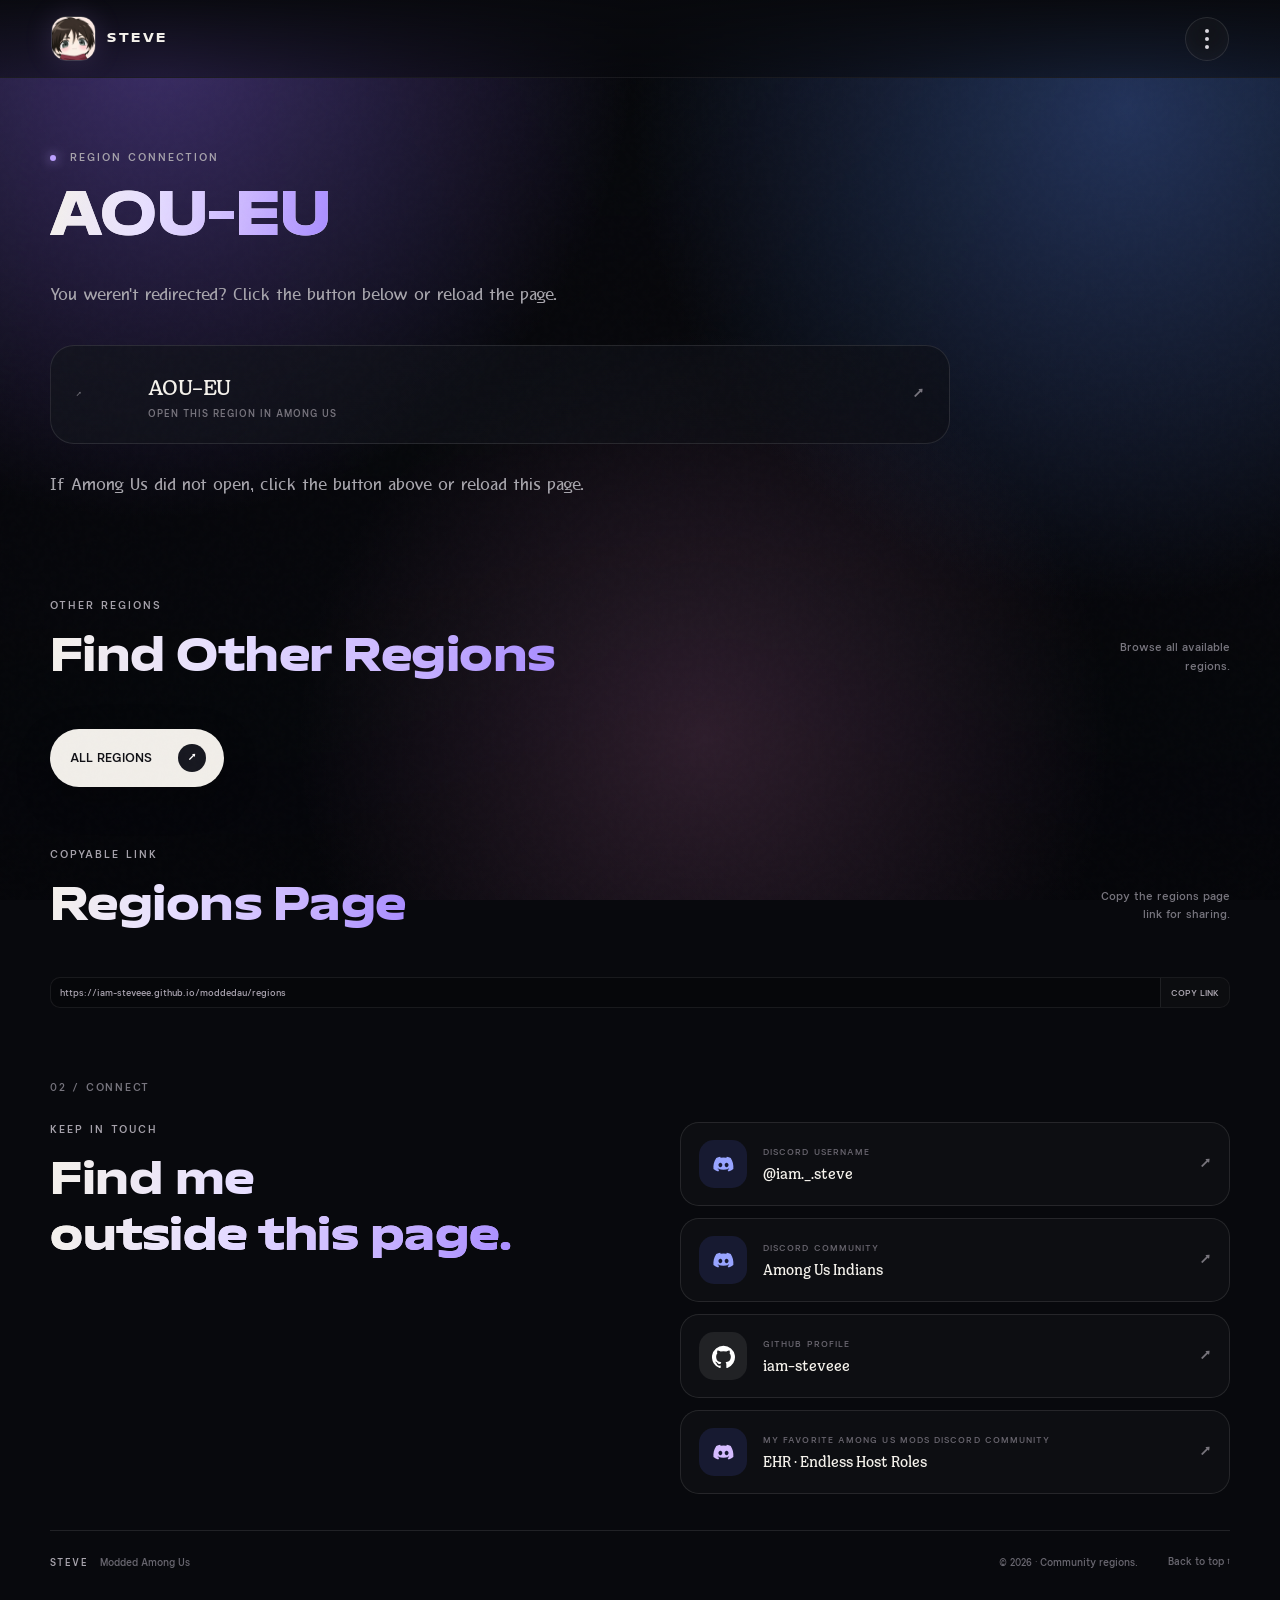
<file: regions/AOU-EU/index.html>
<!doctype html>
<html lang="en">
<head>
  <meta charset="utf-8">
  <meta name="viewport" content="width=device-width,initial-scale=1,viewport-fit=cover">
  <meta name="theme-color" content="#08090d">
  <meta name="author" content="Steve">
  <meta name="description" content="Open the AOU-EU custom Among Us region. If automatic redirection does not work, use the manual region button.">
  <title>Modded AU | AOU-EU</title>
  <link rel="canonical" href="https://iam-steveee.github.io/moddedau/regions/AOU-EU/">
  <meta property="og:type" content="website">
  <meta property="og:site_name" content="Modded AU">
  <meta property="og:title" content="Modded AU | AOU-EU">
  <meta property="og:description" content="Connect to AOU-EU. If the game does not open automatically, use the manual region button.">
  <meta property="og:url" content="https://iam-steveee.github.io/moddedau/regions/AOU-EU/">
  <meta property="og:image" content="https://iam-steveee.github.io/moddedau/assets/steve-logo.png?v=2">
  <meta property="og:image:type" content="image/png">
  <meta property="og:image:width" content="1536">
  <meta property="og:image:height" content="1536">
  <meta property="og:image:alt" content="Steve's profile logo — Modded AU">
  <meta name="twitter:card" content="summary">
  <meta name="twitter:title" content="Modded AU | AOU-EU">
  <meta name="twitter:description" content="Connect to AOU-EU. Manual launch available if needed.">
  <meta name="twitter:image" content="https://iam-steveee.github.io/moddedau/assets/steve-logo.png?v=2">
  <link rel="preconnect" href="https://fonts.googleapis.com">
  <link rel="preconnect" href="https://fonts.gstatic.com" crossorigin>
  <link href="https://fonts.googleapis.com/css2?family=DM+Mono:wght@400;500&family=Exo+2:wght@300;400;600;700;800;900&family=Inter:wght@400;500;600;700;800&family=Nunito:wght@400;600;700&family=Playfair+Display:wght@500;600;700&display=swap" rel="stylesheet">
  <link rel="stylesheet" href="../style.css">
</head>
<body>
  <div class="petal-layer" aria-hidden="true">
    <span class="petal petal-01"></span><span class="petal petal-02"></span>
    <span class="petal petal-03"></span><span class="petal petal-04"></span>
    <span class="petal petal-05"></span><span class="petal petal-06"></span>
    <span class="petal petal-07"></span><span class="petal petal-08"></span>
    <span class="petal petal-09"></span><span class="petal petal-10"></span>
    <span class="petal petal-11"></span><span class="petal petal-12"></span>
    <span class="petal petal-13"></span><span class="petal petal-14"></span>
    <span class="petal petal-15"></span><span class="petal petal-16"></span>
    <span class="petal petal-17"></span><span class="petal petal-18"></span>
    <span class="petal petal-19"></span><span class="petal petal-20"></span>
    <span class="petal petal-21"></span><span class="petal petal-22"></span>
  </div>
  <div class="noise" aria-hidden="true"></div>
  <header class="site-header">
    <a class="brand" href="#top" aria-label="Modded Among Us home">
      <span class="brand-mark"><img src="https://iam-steveee.github.io/moddedau/assets/steve-logo.png" alt=""></span>
      <span class="brand-copy"><strong>STEVE</strong></span>
    </a>
    <div class="header-menu">
      <button class="menu-button" id="menuButton" type="button" aria-label="Open Steve menu" aria-expanded="false" aria-controls="menuPanel">
        <span></span><span></span><span></span>
      </button>
      <div class="menu-panel" id="menuPanel" aria-hidden="true">
        <a href="https://iam-steveee.github.io/moddedau/">Home <span>↗</span></a>
        <a href="https://iam-steveee.github.io/moddedau/regions/">Regions <span>↗</span></a>
      </div>
    </div>
  </header>

  <main id="top">
    <section class="hero section-shell">
      <div class="hero-copy reveal visible">
        <p class="eyebrow"><span class="eyebrow-dot"></span> REGION CONNECTION</p>
        <h1><span class="accent-text">AOU-EU</span></h1>
        <p class="hero-text">You weren't redirected? Click the button below or reload the page.</p>
        <div class="hero-actions">
          <a class="region-card reveal visible" id="manualLaunch" href="amongus://init?servername=AOU_EU&amp;serverport=443&amp;serverip=https%3A%2F%2Feu.allofus.dev&amp;usedtls=false"><span class="region-number">↗</span><span class="region-main"><strong>AOU-EU</strong><small>OPEN THIS REGION IN AMONG US</small></span><span class="region-arrow">↗</span></a>
        </div>
        <p class="hero-text" id="launchStatus" aria-live="polite">Trying to open Among Us. Your browser may ask for permission to launch the game.</p>
      </div>
    </section>

    <section class="install section-shell" id="other-servers">
      <div class="section-heading reveal visible">
        <div><p class="eyebrow">OTHER REGIONS</p><h2>Find Other Regions</h2></div>
        <p class="section-note">Browse all available<br>regions.</p>
      </div>
      <div class="hero-actions reveal visible">
        <a class="primary-btn" href="https://iam-steveee.github.io/moddedau/regions/"><span>ALL REGIONS</span><span class="arrow">↗</span></a>
      </div>
    </section>

    <section class="install section-shell" id="copy-link">
      <div class="section-heading reveal visible">
        <div><p class="eyebrow">COPYABLE LINK</p><h2>Regions Page</h2></div>
        <p class="section-note">Copy the regions page<br>link for sharing.</p>
      </div>
      <div class="cmd reveal visible">
        <code>https://iam-steveee.github.io/moddedau/regions</code>
        <button class="copy-btn" type="button" data-copy="https://iam-steveee.github.io/moddedau/regions">COPY LINK</button>
      </div>
    </section>

    <section class="connect section-shell" id="connect">
      <div class="section-kicker reveal">02 / CONNECT</div>
      <div class="connect-grid">
        <div class="reveal"><p class="eyebrow">KEEP IN TOUCH</p><h2>Find me<br><span class="accent-text">outside this page.</span></h2></div>
        <div class="social-stack reveal delay-1">
          <a class="social-card" href="https://discord.com/users/949872550274547734" target="_blank" rel="noopener noreferrer"><span class="social-icon discord-bg"><svg viewBox="0 0 24 24" fill="currentColor" aria-hidden="true"><path d="M19.54 5.34A16.1 16.1 0 0 0 15.48 4l-.5 1.02a14.2 14.2 0 0 0-5.96 0L8.52 4a16.1 16.1 0 0 0-4.06 1.34C1.88 9.2 1.18 12.97 1.53 16.69a16.3 16.3 0 0 0 4.97 2.5l1.2-1.64c-.66-.25-1.3-.55-1.9-.9l.46-.35c3.67 1.7 7.65 1.7 11.28 0l.47.35c-.61.35-1.25.65-1.91.9l1.2 1.64a16.3 16.3 0 0 0 4.97-2.5c.41-4.31-.7-8.04-2.73-11.35ZM8.75 14.77c-1.1 0-2-1.02-2-2.27s.88-2.27 2-2.27 2 1.02 2 2.27-.9 2.27-2 2.27Zm6.5 0c-1.1 0-2-1.02-2-2.27s.88-2.27 2-2.27 2 1.02 2 2.27-.9 2.27-2 2.27Z"/></svg></span><span><small>DISCORD USERNAME</small><strong>@iam._.steve</strong></span><span class="social-arrow">↗</span></a>
          <a class="social-card" href="https://discord.gg/amongusindians" target="_blank" rel="noopener noreferrer"><span class="social-icon discord-bg"><svg viewBox="0 0 24 24" fill="currentColor" aria-hidden="true"><path d="M19.54 5.34A16.1 16.1 0 0 0 15.48 4l-.5 1.02a14.2 14.2 0 0 0-5.96 0L8.52 4a16.1 16.1 0 0 0-4.06 1.34C1.88 9.2 1.18 12.97 1.53 16.69a16.3 16.3 0 0 0 4.97 2.5l1.2-1.64c-.66-.25-1.3-.55-1.9-.9l.46-.35c3.67 1.7 7.65 1.7 11.28 0l.47.35c-.61.35-1.25.65-1.91.9l1.2 1.64a16.3 16.3 0 0 0 4.97-2.5c.41-4.31-.7-8.04-2.73-11.35ZM8.75 14.77c-1.1 0-2-1.02-2-2.27s.88-2.27 2-2.27 2 1.02 2 2.27-.9 2.27-2 2.27Zm6.5 0c-1.1 0-2-1.02-2-2.27s.88-2.27 2-2.27 2 1.02 2 2.27-.9 2.27-2 2.27Z"/></svg></span><span><small>DISCORD COMMUNITY</small><strong>Among Us Indians</strong></span><span class="social-arrow">↗</span></a>
          <a class="social-card" href="https://github.com/iam-steveee" target="_blank" rel="noopener noreferrer"><span class="social-icon github-bg"><svg viewBox="0 0 24 24" fill="currentColor" aria-hidden="true"><path d="M12 .7a12 12 0 0 0-3.79 23.39c.6.11.82-.26.82-.58v-2.03c-3.34.73-4.04-1.61-4.04-1.61-.55-1.39-1.33-1.76-1.33-1.76-1.09-.75.08-.73.08-.73 1.2.08 1.83 1.23 1.83 1.23 1.07 1.83 2.8 1.3 3.48.99.11-.77.42-1.3.76-1.6-2.67-.3-5.47-1.34-5.47-5.95 0-1.31.47-2.38 1.23-3.22-.12-.3-.53-1.52.12-3.17 0 0 1-.32 3.3 1.23a11.5 11.5 0 0 1 6 0c2.29-1.55 3.29-1.23 3.29-1.23.65 1.65.24 2.87.12 3.17.77.84 1.23 1.91 1.23 3.22 0 4.62-2.8 5.64-5.48 5.94.43.37.81 1.1.81 2.22v3.29c0 .32.22.69.83.58A12 12 0 0 0 12 .7Z"/></svg></span><span><small>GITHUB PROFILE</small><strong>iam-steveee</strong></span><span class="social-arrow">↗</span></a>
          <a class="social-card favorite" href="https://discord.gg/ehr" target="_blank" rel="noopener noreferrer"><span class="social-icon discord-bg"><svg viewBox="0 0 24 24" fill="currentColor" aria-hidden="true"><path d="M19.54 5.34A16.1 16.1 0 0 0 15.48 4l-.5 1.02a14.2 14.2 0 0 0-5.96 0L8.52 4a16.1 16.1 0 0 0-4.06 1.34C1.88 9.2 1.18 12.97 1.53 16.69a16.3 16.3 0 0 0 4.97 2.5l1.2-1.64c-.66-.25-1.3-.55-1.9-.9l.46-.35c3.67 1.7 7.65 1.7 11.28 0l.47.35c-.61.35-1.25.65-1.91.9l1.2 1.64a16.3 16.3 0 0 0 4.97-2.5c.41-4.31-.7-8.04-2.73-11.35ZM8.75 14.77c-1.1 0-2-1.02-2-2.27s.88-2.27 2-2.27 2 1.02 2 2.27-.9 2.27-2 2.27Zm6.5 0c-1.1 0-2-1.02-2-2.27s.88-2.27 2-2.27 2 1.02 2 2.27-.9 2.27-2 2.27Z"/></svg></span><span><small>MY FAVORITE AMONG US MODS DISCORD COMMUNITY</small><strong>EHR · Endless Host Roles</strong></span><span class="social-arrow">↗</span></a>
        </div>
      </div>
    </section>
  </main>

  <footer class="site-footer section-shell">
    <div><strong>STEVE</strong><span>Modded Among Us</span></div>
    <span>© 2026 · Community regions.</span>
    <a href="#top">Back to top ↑</a>
  </footer>

  <button class="back-top" id="backTop" aria-label="Back to top">↑</button>
  <div class="toast" id="toast" role="status" aria-live="polite">Copied</div>
  <script src="../app.js"></script>
  <script>
    (() => {
      const launchUrl = "amongus://init?servername=AOU_EU&serverport=443&serverip=https%3A%2F%2Feu.allofus.dev&usedtls=false";
      const status = document.getElementById('launchStatus');
      window.addEventListener('load', () => {
        window.setTimeout(() => {
          try {
            window.location.href = launchUrl;
          } catch (error) {
            if (status) status.textContent = "Automatic launch failed. Click the button above to try again, or reload this page.";
          }
        }, 650);
      });
      window.setTimeout(() => {
        if (document.visibilityState === 'visible' && status) {
          status.textContent = "If Among Us did not open, click the button above or reload this page.";
        }
      }, 1800);
    })();
  </script>
</body>
</html>
</file>
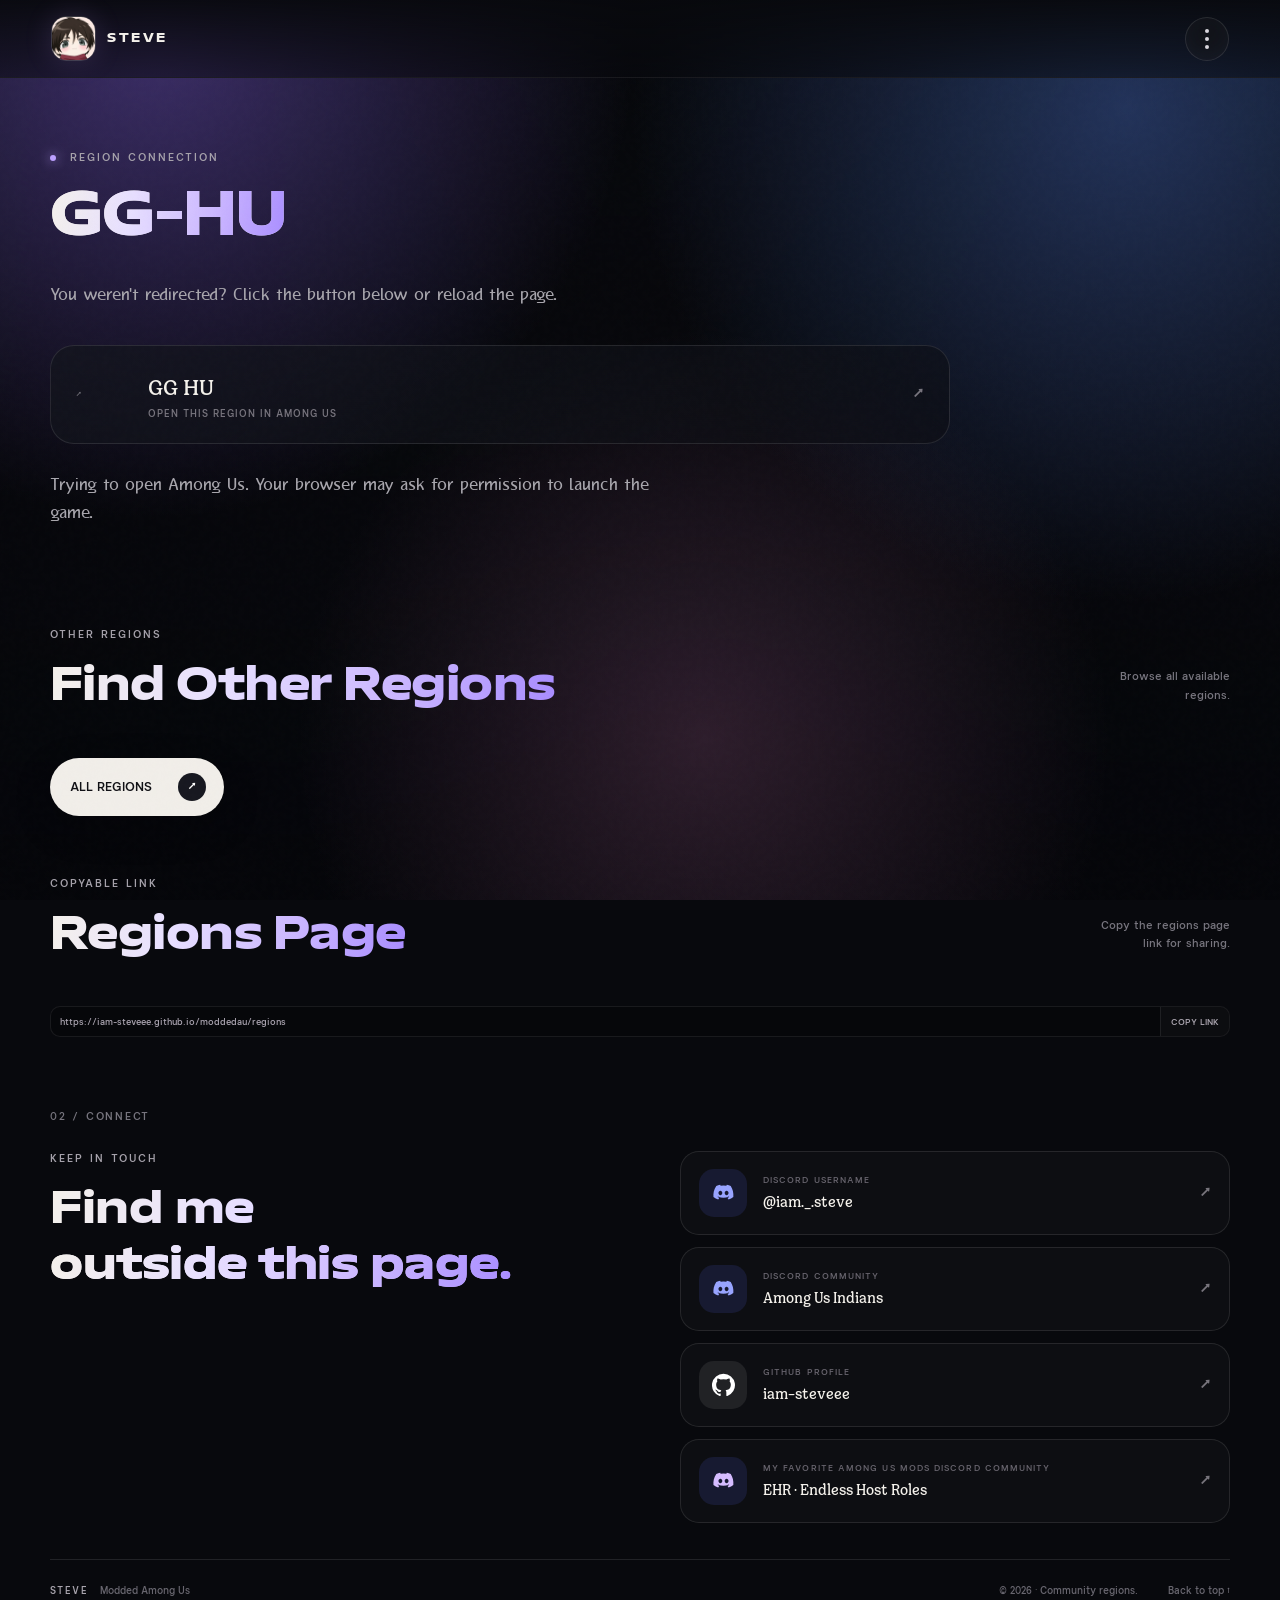
<file: regions/GG-HU/index.html>
<!doctype html>
<html lang="en">
<head>
  <meta charset="utf-8">
  <meta name="viewport" content="width=device-width,initial-scale=1,viewport-fit=cover">
  <meta name="theme-color" content="#08090d">
  <meta name="author" content="Steve">
  <meta name="description" content="Open the GG-HU custom Among Us region. If automatic redirection does not work, use the manual region button.">
  <title>Modded AU | GG-HU</title>
  <link rel="canonical" href="https://iam-steveee.github.io/moddedau/regions/GG-HU/">
  <meta property="og:type" content="website">
  <meta property="og:site_name" content="Modded AU">
  <meta property="og:title" content="Modded AU | GG-HU">
  <meta property="og:description" content="Connect to GG-HU. If the game does not open automatically, use the manual region button.">
  <meta property="og:url" content="https://iam-steveee.github.io/moddedau/regions/GG-HU/">
  <meta property="og:image" content="https://iam-steveee.github.io/moddedau/assets/steve-logo.png?v=2">
  <meta property="og:image:type" content="image/png">
  <meta property="og:image:width" content="1536">
  <meta property="og:image:height" content="1536">
  <meta property="og:image:alt" content="Steve's profile logo — Modded AU">
  <meta name="twitter:card" content="summary">
  <meta name="twitter:title" content="Modded AU | GG-HU">
  <meta name="twitter:description" content="Connect to GG-HU. Manual launch available if needed.">
  <meta name="twitter:image" content="https://iam-steveee.github.io/moddedau/assets/steve-logo.png?v=2">
  <link rel="preconnect" href="https://fonts.googleapis.com">
  <link rel="preconnect" href="https://fonts.gstatic.com" crossorigin>
  <link href="https://fonts.googleapis.com/css2?family=DM+Mono:wght@400;500&family=Exo+2:wght@300;400;600;700;800;900&family=Inter:wght@400;500;600;700;800&family=Nunito:wght@400;600;700&family=Playfair+Display:wght@500;600;700&display=swap" rel="stylesheet">
  <link rel="stylesheet" href="../style.css">
</head>
<body>
  <div class="petal-layer" aria-hidden="true">
    <span class="petal petal-01"></span><span class="petal petal-02"></span>
    <span class="petal petal-03"></span><span class="petal petal-04"></span>
    <span class="petal petal-05"></span><span class="petal petal-06"></span>
    <span class="petal petal-07"></span><span class="petal petal-08"></span>
    <span class="petal petal-09"></span><span class="petal petal-10"></span>
    <span class="petal petal-11"></span><span class="petal petal-12"></span>
    <span class="petal petal-13"></span><span class="petal petal-14"></span>
    <span class="petal petal-15"></span><span class="petal petal-16"></span>
    <span class="petal petal-17"></span><span class="petal petal-18"></span>
    <span class="petal petal-19"></span><span class="petal petal-20"></span>
    <span class="petal petal-21"></span><span class="petal petal-22"></span>
  </div>
  <div class="noise" aria-hidden="true"></div>
  <header class="site-header">
    <a class="brand" href="#top" aria-label="Modded Among Us home">
      <span class="brand-mark"><img src="https://iam-steveee.github.io/moddedau/assets/steve-logo.png" alt=""></span>
      <span class="brand-copy"><strong>STEVE</strong></span>
    </a>
    <div class="header-menu">
      <button class="menu-button" id="menuButton" type="button" aria-label="Open Steve menu" aria-expanded="false" aria-controls="menuPanel">
        <span></span><span></span><span></span>
      </button>
      <div class="menu-panel" id="menuPanel" aria-hidden="true">
        <a href="https://iam-steveee.github.io/moddedau/">Home <span>↗</span></a>
        <a href="https://iam-steveee.github.io/moddedau/regions/">Regions <span>↗</span></a>
      </div>
    </div>
  </header>

  <main id="top">
    <section class="hero section-shell">
      <div class="hero-copy reveal visible">
        <p class="eyebrow"><span class="eyebrow-dot"></span> REGION CONNECTION</p>
        <h1><span class="accent-text">GG-HU</span></h1>
        <p class="hero-text">You weren't redirected? Click the button below or reload the page.</p>
        <div class="hero-actions">
          <a class="region-card reveal visible" id="manualLaunch" href="amongus://init?servername=GG_HU&amp;serverport=443&amp;serverip=https%3A%2F%2Fplay-hu.gurge44.eu&amp;usedtls=false"><span class="region-number">↗</span><span class="region-main"><strong>GG HU</strong><small>OPEN THIS REGION IN AMONG US</small></span><span class="region-arrow">↗</span></a>
        </div>
        <p class="hero-text" id="launchStatus" aria-live="polite">Trying to open Among Us. Your browser may ask for permission to launch the game.</p>
      </div>
    </section>

    <section class="install section-shell" id="other-servers">
      <div class="section-heading reveal visible">
        <div><p class="eyebrow">OTHER REGIONS</p><h2>Find Other Regions</h2></div>
        <p class="section-note">Browse all available<br>regions.</p>
      </div>
      <div class="hero-actions reveal visible">
        <a class="primary-btn" href="https://iam-steveee.github.io/moddedau/regions/"><span>ALL REGIONS</span><span class="arrow">↗</span></a>
      </div>
    </section>

    <section class="install section-shell" id="copy-link">
      <div class="section-heading reveal visible">
        <div><p class="eyebrow">COPYABLE LINK</p><h2>Regions Page</h2></div>
        <p class="section-note">Copy the regions page<br>link for sharing.</p>
      </div>
      <div class="cmd reveal visible">
        <code>https://iam-steveee.github.io/moddedau/regions</code>
        <button class="copy-btn" type="button" data-copy="https://iam-steveee.github.io/moddedau/regions">COPY LINK</button>
      </div>
    </section>

    <section class="connect section-shell" id="connect">
      <div class="section-kicker reveal">02 / CONNECT</div>
      <div class="connect-grid">
        <div class="reveal"><p class="eyebrow">KEEP IN TOUCH</p><h2>Find me<br><span class="accent-text">outside this page.</span></h2></div>
        <div class="social-stack reveal delay-1">
          <a class="social-card" href="https://discord.com/users/949872550274547734" target="_blank" rel="noopener noreferrer"><span class="social-icon discord-bg"><svg viewBox="0 0 24 24" fill="currentColor" aria-hidden="true"><path d="M19.54 5.34A16.1 16.1 0 0 0 15.48 4l-.5 1.02a14.2 14.2 0 0 0-5.96 0L8.52 4a16.1 16.1 0 0 0-4.06 1.34C1.88 9.2 1.18 12.97 1.53 16.69a16.3 16.3 0 0 0 4.97 2.5l1.2-1.64c-.66-.25-1.3-.55-1.9-.9l.46-.35c3.67 1.7 7.65 1.7 11.28 0l.47.35c-.61.35-1.25.65-1.91.9l1.2 1.64a16.3 16.3 0 0 0 4.97-2.5c.41-4.31-.7-8.04-2.73-11.35ZM8.75 14.77c-1.1 0-2-1.02-2-2.27s.88-2.27 2-2.27 2 1.02 2 2.27-.9 2.27-2 2.27Zm6.5 0c-1.1 0-2-1.02-2-2.27s.88-2.27 2-2.27 2 1.02 2 2.27-.9 2.27-2 2.27Z"/></svg></span><span><small>DISCORD USERNAME</small><strong>@iam._.steve</strong></span><span class="social-arrow">↗</span></a>
          <a class="social-card" href="https://discord.gg/amongusindians" target="_blank" rel="noopener noreferrer"><span class="social-icon discord-bg"><svg viewBox="0 0 24 24" fill="currentColor" aria-hidden="true"><path d="M19.54 5.34A16.1 16.1 0 0 0 15.48 4l-.5 1.02a14.2 14.2 0 0 0-5.96 0L8.52 4a16.1 16.1 0 0 0-4.06 1.34C1.88 9.2 1.18 12.97 1.53 16.69a16.3 16.3 0 0 0 4.97 2.5l1.2-1.64c-.66-.25-1.3-.55-1.9-.9l.46-.35c3.67 1.7 7.65 1.7 11.28 0l.47.35c-.61.35-1.25.65-1.91.9l1.2 1.64a16.3 16.3 0 0 0 4.97-2.5c.41-4.31-.7-8.04-2.73-11.35ZM8.75 14.77c-1.1 0-2-1.02-2-2.27s.88-2.27 2-2.27 2 1.02 2 2.27-.9 2.27-2 2.27Zm6.5 0c-1.1 0-2-1.02-2-2.27s.88-2.27 2-2.27 2 1.02 2 2.27-.9 2.27-2 2.27Z"/></svg></span><span><small>DISCORD COMMUNITY</small><strong>Among Us Indians</strong></span><span class="social-arrow">↗</span></a>
          <a class="social-card" href="https://github.com/iam-steveee" target="_blank" rel="noopener noreferrer"><span class="social-icon github-bg"><svg viewBox="0 0 24 24" fill="currentColor" aria-hidden="true"><path d="M12 .7a12 12 0 0 0-3.79 23.39c.6.11.82-.26.82-.58v-2.03c-3.34.73-4.04-1.61-4.04-1.61-.55-1.39-1.33-1.76-1.33-1.76-1.09-.75.08-.73.08-.73 1.2.08 1.83 1.23 1.83 1.23 1.07 1.83 2.8 1.3 3.48.99.11-.77.42-1.3.76-1.6-2.67-.3-5.47-1.34-5.47-5.95 0-1.31.47-2.38 1.23-3.22-.12-.3-.53-1.52.12-3.17 0 0 1-.32 3.3 1.23a11.5 11.5 0 0 1 6 0c2.29-1.55 3.29-1.23 3.29-1.23.65 1.65.24 2.87.12 3.17.77.84 1.23 1.91 1.23 3.22 0 4.62-2.8 5.64-5.48 5.94.43.37.81 1.1.81 2.22v3.29c0 .32.22.69.83.58A12 12 0 0 0 12 .7Z"/></svg></span><span><small>GITHUB PROFILE</small><strong>iam-steveee</strong></span><span class="social-arrow">↗</span></a>
          <a class="social-card favorite" href="https://discord.gg/ehr" target="_blank" rel="noopener noreferrer"><span class="social-icon discord-bg"><svg viewBox="0 0 24 24" fill="currentColor" aria-hidden="true"><path d="M19.54 5.34A16.1 16.1 0 0 0 15.48 4l-.5 1.02a14.2 14.2 0 0 0-5.96 0L8.52 4a16.1 16.1 0 0 0-4.06 1.34C1.88 9.2 1.18 12.97 1.53 16.69a16.3 16.3 0 0 0 4.97 2.5l1.2-1.64c-.66-.25-1.3-.55-1.9-.9l.46-.35c3.67 1.7 7.65 1.7 11.28 0l.47.35c-.61.35-1.25.65-1.91.9l1.2 1.64a16.3 16.3 0 0 0 4.97-2.5c.41-4.31-.7-8.04-2.73-11.35ZM8.75 14.77c-1.1 0-2-1.02-2-2.27s.88-2.27 2-2.27 2 1.02 2 2.27-.9 2.27-2 2.27Zm6.5 0c-1.1 0-2-1.02-2-2.27s.88-2.27 2-2.27 2 1.02 2 2.27-.9 2.27-2 2.27Z"/></svg></span><span><small>MY FAVORITE AMONG US MODS DISCORD COMMUNITY</small><strong>EHR · Endless Host Roles</strong></span><span class="social-arrow">↗</span></a>
        </div>
      </div>
    </section>
  </main>

  <footer class="site-footer section-shell">
    <div><strong>STEVE</strong><span>Modded Among Us</span></div>
    <span>© 2026 · Community regions.</span>
    <a href="#top">Back to top ↑</a>
  </footer>

  <button class="back-top" id="backTop" aria-label="Back to top">↑</button>
  <div class="toast" id="toast" role="status" aria-live="polite">Copied</div>
  <script src="../app.js"></script>
  <script>
    (() => {
      const launchUrl = "amongus://init?servername=GG_HU&serverport=443&serverip=https%3A%2F%2Fplay-hu.gurge44.eu&usedtls=false";
      const status = document.getElementById('launchStatus');
      window.addEventListener('load', () => {
        window.setTimeout(() => {
          try {
            window.location.href = launchUrl;
          } catch (error) {
            if (status) status.textContent = "Automatic launch failed. Click the button above to try again, or reload this page.";
          }
        }, 650);
      });
      window.setTimeout(() => {
        if (document.visibilityState === 'visible' && status) {
          status.textContent = "If Among Us did not open, click the button above or reload this page.";
        }
      }, 1800);
    })();
  </script>
</body>
</html>
</file>
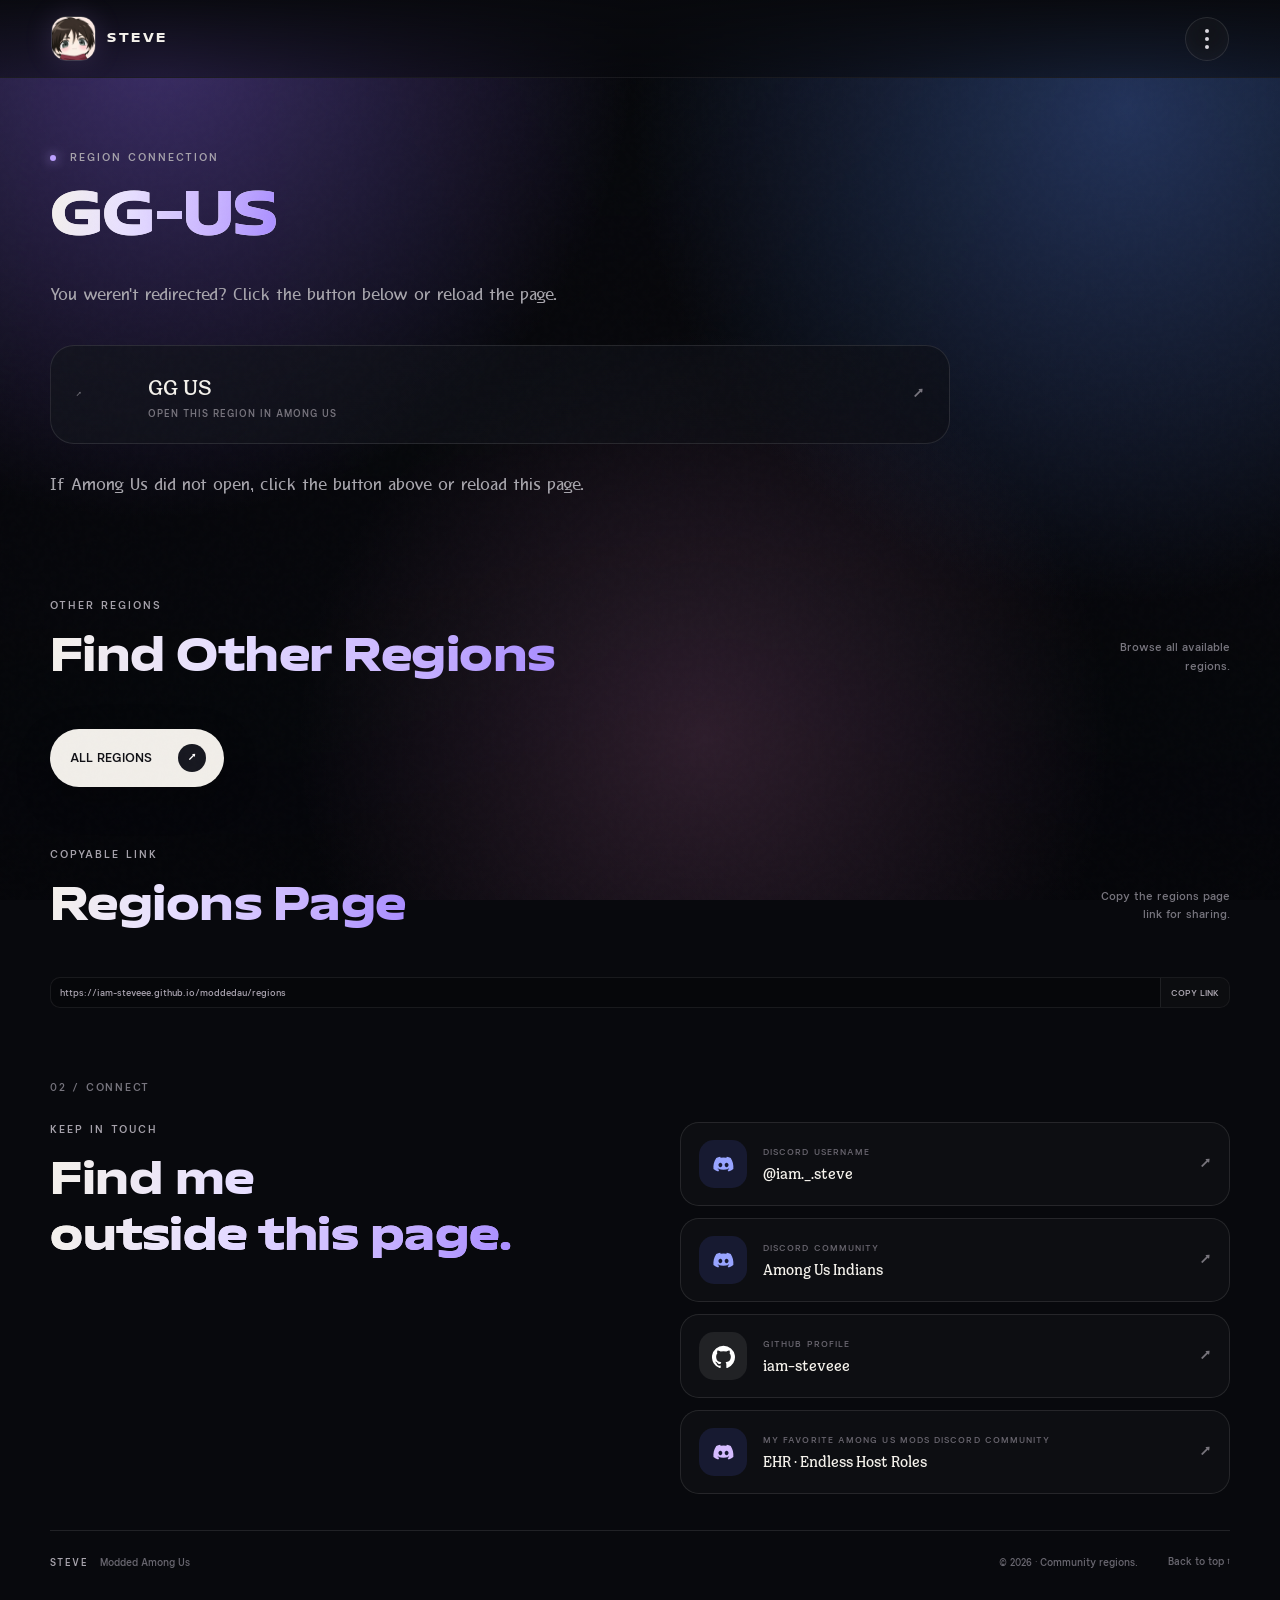
<file: regions/GG-US/index.html>
<!doctype html>
<html lang="en">
<head>
  <meta charset="utf-8">
  <meta name="viewport" content="width=device-width,initial-scale=1,viewport-fit=cover">
  <meta name="theme-color" content="#08090d">
  <meta name="author" content="Steve">
  <meta name="description" content="Open the GG-US custom Among Us region. If automatic redirection does not work, use the manual region button.">
  <title>Modded AU | GG-US</title>
  <link rel="canonical" href="https://iam-steveee.github.io/moddedau/regions/GG-US/">
  <meta property="og:type" content="website">
  <meta property="og:site_name" content="Modded AU">
  <meta property="og:title" content="Modded AU | GG-US">
  <meta property="og:description" content="Connect to GG-US. If the game does not open automatically, use the manual region button.">
  <meta property="og:url" content="https://iam-steveee.github.io/moddedau/regions/GG-US/">
  <meta property="og:image" content="https://iam-steveee.github.io/moddedau/assets/steve-logo.png?v=2">
  <meta property="og:image:type" content="image/png">
  <meta property="og:image:width" content="1536">
  <meta property="og:image:height" content="1536">
  <meta property="og:image:alt" content="Steve's profile logo — Modded AU">
  <meta name="twitter:card" content="summary">
  <meta name="twitter:title" content="Modded AU | GG-US">
  <meta name="twitter:description" content="Connect to GG-US. Manual launch available if needed.">
  <meta name="twitter:image" content="https://iam-steveee.github.io/moddedau/assets/steve-logo.png?v=2">
  <link rel="preconnect" href="https://fonts.googleapis.com">
  <link rel="preconnect" href="https://fonts.gstatic.com" crossorigin>
  <link href="https://fonts.googleapis.com/css2?family=DM+Mono:wght@400;500&family=Exo+2:wght@300;400;600;700;800;900&family=Inter:wght@400;500;600;700;800&family=Nunito:wght@400;600;700&family=Playfair+Display:wght@500;600;700&display=swap" rel="stylesheet">
  <link rel="stylesheet" href="../style.css">
</head>
<body>
  <div class="petal-layer" aria-hidden="true">
    <span class="petal petal-01"></span><span class="petal petal-02"></span>
    <span class="petal petal-03"></span><span class="petal petal-04"></span>
    <span class="petal petal-05"></span><span class="petal petal-06"></span>
    <span class="petal petal-07"></span><span class="petal petal-08"></span>
    <span class="petal petal-09"></span><span class="petal petal-10"></span>
    <span class="petal petal-11"></span><span class="petal petal-12"></span>
    <span class="petal petal-13"></span><span class="petal petal-14"></span>
    <span class="petal petal-15"></span><span class="petal petal-16"></span>
    <span class="petal petal-17"></span><span class="petal petal-18"></span>
    <span class="petal petal-19"></span><span class="petal petal-20"></span>
    <span class="petal petal-21"></span><span class="petal petal-22"></span>
  </div>
  <div class="noise" aria-hidden="true"></div>
  <header class="site-header">
    <a class="brand" href="#top" aria-label="Modded Among Us home">
      <span class="brand-mark"><img src="https://iam-steveee.github.io/moddedau/assets/steve-logo.png" alt=""></span>
      <span class="brand-copy"><strong>STEVE</strong></span>
    </a>
    <div class="header-menu">
      <button class="menu-button" id="menuButton" type="button" aria-label="Open Steve menu" aria-expanded="false" aria-controls="menuPanel">
        <span></span><span></span><span></span>
      </button>
      <div class="menu-panel" id="menuPanel" aria-hidden="true">
        <a href="https://iam-steveee.github.io/moddedau/">Home <span>↗</span></a>
        <a href="https://iam-steveee.github.io/moddedau/regions/">Regions <span>↗</span></a>
      </div>
    </div>
  </header>

  <main id="top">
    <section class="hero section-shell">
      <div class="hero-copy reveal visible">
        <p class="eyebrow"><span class="eyebrow-dot"></span> REGION CONNECTION</p>
        <h1><span class="accent-text">GG-US</span></h1>
        <p class="hero-text">You weren't redirected? Click the button below or reload the page.</p>
        <div class="hero-actions">
          <a class="region-card reveal visible" id="manualLaunch" href="amongus://init?servername=GG_US&amp;serverport=443&amp;serverip=https%3A%2F%2Fplay-us.gurge44.eu&amp;usedtls=false"><span class="region-number">↗</span><span class="region-main"><strong>GG US</strong><small>OPEN THIS REGION IN AMONG US</small></span><span class="region-arrow">↗</span></a>
        </div>
        <p class="hero-text" id="launchStatus" aria-live="polite">Trying to open Among Us. Your browser may ask for permission to launch the game.</p>
      </div>
    </section>

    <section class="install section-shell" id="other-servers">
      <div class="section-heading reveal visible">
        <div><p class="eyebrow">OTHER REGIONS</p><h2>Find Other Regions</h2></div>
        <p class="section-note">Browse all available<br>regions.</p>
      </div>
      <div class="hero-actions reveal visible">
        <a class="primary-btn" href="https://iam-steveee.github.io/moddedau/regions/"><span>ALL REGIONS</span><span class="arrow">↗</span></a>
      </div>
    </section>

    <section class="install section-shell" id="copy-link">
      <div class="section-heading reveal visible">
        <div><p class="eyebrow">COPYABLE LINK</p><h2>Regions Page</h2></div>
        <p class="section-note">Copy the regions page<br>link for sharing.</p>
      </div>
      <div class="cmd reveal visible">
        <code>https://iam-steveee.github.io/moddedau/regions</code>
        <button class="copy-btn" type="button" data-copy="https://iam-steveee.github.io/moddedau/regions">COPY LINK</button>
      </div>
    </section>

    <section class="connect section-shell" id="connect">
      <div class="section-kicker reveal">02 / CONNECT</div>
      <div class="connect-grid">
        <div class="reveal"><p class="eyebrow">KEEP IN TOUCH</p><h2>Find me<br><span class="accent-text">outside this page.</span></h2></div>
        <div class="social-stack reveal delay-1">
          <a class="social-card" href="https://discord.com/users/949872550274547734" target="_blank" rel="noopener noreferrer"><span class="social-icon discord-bg"><svg viewBox="0 0 24 24" fill="currentColor" aria-hidden="true"><path d="M19.54 5.34A16.1 16.1 0 0 0 15.48 4l-.5 1.02a14.2 14.2 0 0 0-5.96 0L8.52 4a16.1 16.1 0 0 0-4.06 1.34C1.88 9.2 1.18 12.97 1.53 16.69a16.3 16.3 0 0 0 4.97 2.5l1.2-1.64c-.66-.25-1.3-.55-1.9-.9l.46-.35c3.67 1.7 7.65 1.7 11.28 0l.47.35c-.61.35-1.25.65-1.91.9l1.2 1.64a16.3 16.3 0 0 0 4.97-2.5c.41-4.31-.7-8.04-2.73-11.35ZM8.75 14.77c-1.1 0-2-1.02-2-2.27s.88-2.27 2-2.27 2 1.02 2 2.27-.9 2.27-2 2.27Zm6.5 0c-1.1 0-2-1.02-2-2.27s.88-2.27 2-2.27 2 1.02 2 2.27-.9 2.27-2 2.27Z"/></svg></span><span><small>DISCORD USERNAME</small><strong>@iam._.steve</strong></span><span class="social-arrow">↗</span></a>
          <a class="social-card" href="https://discord.gg/amongusindians" target="_blank" rel="noopener noreferrer"><span class="social-icon discord-bg"><svg viewBox="0 0 24 24" fill="currentColor" aria-hidden="true"><path d="M19.54 5.34A16.1 16.1 0 0 0 15.48 4l-.5 1.02a14.2 14.2 0 0 0-5.96 0L8.52 4a16.1 16.1 0 0 0-4.06 1.34C1.88 9.2 1.18 12.97 1.53 16.69a16.3 16.3 0 0 0 4.97 2.5l1.2-1.64c-.66-.25-1.3-.55-1.9-.9l.46-.35c3.67 1.7 7.65 1.7 11.28 0l.47.35c-.61.35-1.25.65-1.91.9l1.2 1.64a16.3 16.3 0 0 0 4.97-2.5c.41-4.31-.7-8.04-2.73-11.35ZM8.75 14.77c-1.1 0-2-1.02-2-2.27s.88-2.27 2-2.27 2 1.02 2 2.27-.9 2.27-2 2.27Zm6.5 0c-1.1 0-2-1.02-2-2.27s.88-2.27 2-2.27 2 1.02 2 2.27-.9 2.27-2 2.27Z"/></svg></span><span><small>DISCORD COMMUNITY</small><strong>Among Us Indians</strong></span><span class="social-arrow">↗</span></a>
          <a class="social-card" href="https://github.com/iam-steveee" target="_blank" rel="noopener noreferrer"><span class="social-icon github-bg"><svg viewBox="0 0 24 24" fill="currentColor" aria-hidden="true"><path d="M12 .7a12 12 0 0 0-3.79 23.39c.6.11.82-.26.82-.58v-2.03c-3.34.73-4.04-1.61-4.04-1.61-.55-1.39-1.33-1.76-1.33-1.76-1.09-.75.08-.73.08-.73 1.2.08 1.83 1.23 1.83 1.23 1.07 1.83 2.8 1.3 3.48.99.11-.77.42-1.3.76-1.6-2.67-.3-5.47-1.34-5.47-5.95 0-1.31.47-2.38 1.23-3.22-.12-.3-.53-1.52.12-3.17 0 0 1-.32 3.3 1.23a11.5 11.5 0 0 1 6 0c2.29-1.55 3.29-1.23 3.29-1.23.65 1.65.24 2.87.12 3.17.77.84 1.23 1.91 1.23 3.22 0 4.62-2.8 5.64-5.48 5.94.43.37.81 1.1.81 2.22v3.29c0 .32.22.69.83.58A12 12 0 0 0 12 .7Z"/></svg></span><span><small>GITHUB PROFILE</small><strong>iam-steveee</strong></span><span class="social-arrow">↗</span></a>
          <a class="social-card favorite" href="https://discord.gg/ehr" target="_blank" rel="noopener noreferrer"><span class="social-icon discord-bg"><svg viewBox="0 0 24 24" fill="currentColor" aria-hidden="true"><path d="M19.54 5.34A16.1 16.1 0 0 0 15.48 4l-.5 1.02a14.2 14.2 0 0 0-5.96 0L8.52 4a16.1 16.1 0 0 0-4.06 1.34C1.88 9.2 1.18 12.97 1.53 16.69a16.3 16.3 0 0 0 4.97 2.5l1.2-1.64c-.66-.25-1.3-.55-1.9-.9l.46-.35c3.67 1.7 7.65 1.7 11.28 0l.47.35c-.61.35-1.25.65-1.91.9l1.2 1.64a16.3 16.3 0 0 0 4.97-2.5c.41-4.31-.7-8.04-2.73-11.35ZM8.75 14.77c-1.1 0-2-1.02-2-2.27s.88-2.27 2-2.27 2 1.02 2 2.27-.9 2.27-2 2.27Zm6.5 0c-1.1 0-2-1.02-2-2.27s.88-2.27 2-2.27 2 1.02 2 2.27-.9 2.27-2 2.27Z"/></svg></span><span><small>MY FAVORITE AMONG US MODS DISCORD COMMUNITY</small><strong>EHR · Endless Host Roles</strong></span><span class="social-arrow">↗</span></a>
        </div>
      </div>
    </section>
  </main>

  <footer class="site-footer section-shell">
    <div><strong>STEVE</strong><span>Modded Among Us</span></div>
    <span>© 2026 · Community regions.</span>
    <a href="#top">Back to top ↑</a>
  </footer>

  <button class="back-top" id="backTop" aria-label="Back to top">↑</button>
  <div class="toast" id="toast" role="status" aria-live="polite">Copied</div>
  <script src="../app.js"></script>
  <script>
    (() => {
      const launchUrl = "amongus://init?servername=GG_US&serverport=443&serverip=https%3A%2F%2Fplay-us.gurge44.eu&usedtls=false";
      const status = document.getElementById('launchStatus');
      window.addEventListener('load', () => {
        window.setTimeout(() => {
          try {
            window.location.href = launchUrl;
          } catch (error) {
            if (status) status.textContent = "Automatic launch failed. Click the button above to try again, or reload this page.";
          }
        }, 650);
      });
      window.setTimeout(() => {
        if (document.visibilityState === 'visible' && status) {
          status.textContent = "If Among Us did not open, click the button above or reload this page.";
        }
      }, 1800);
    })();
  </script>
</body>
</html>
</file>
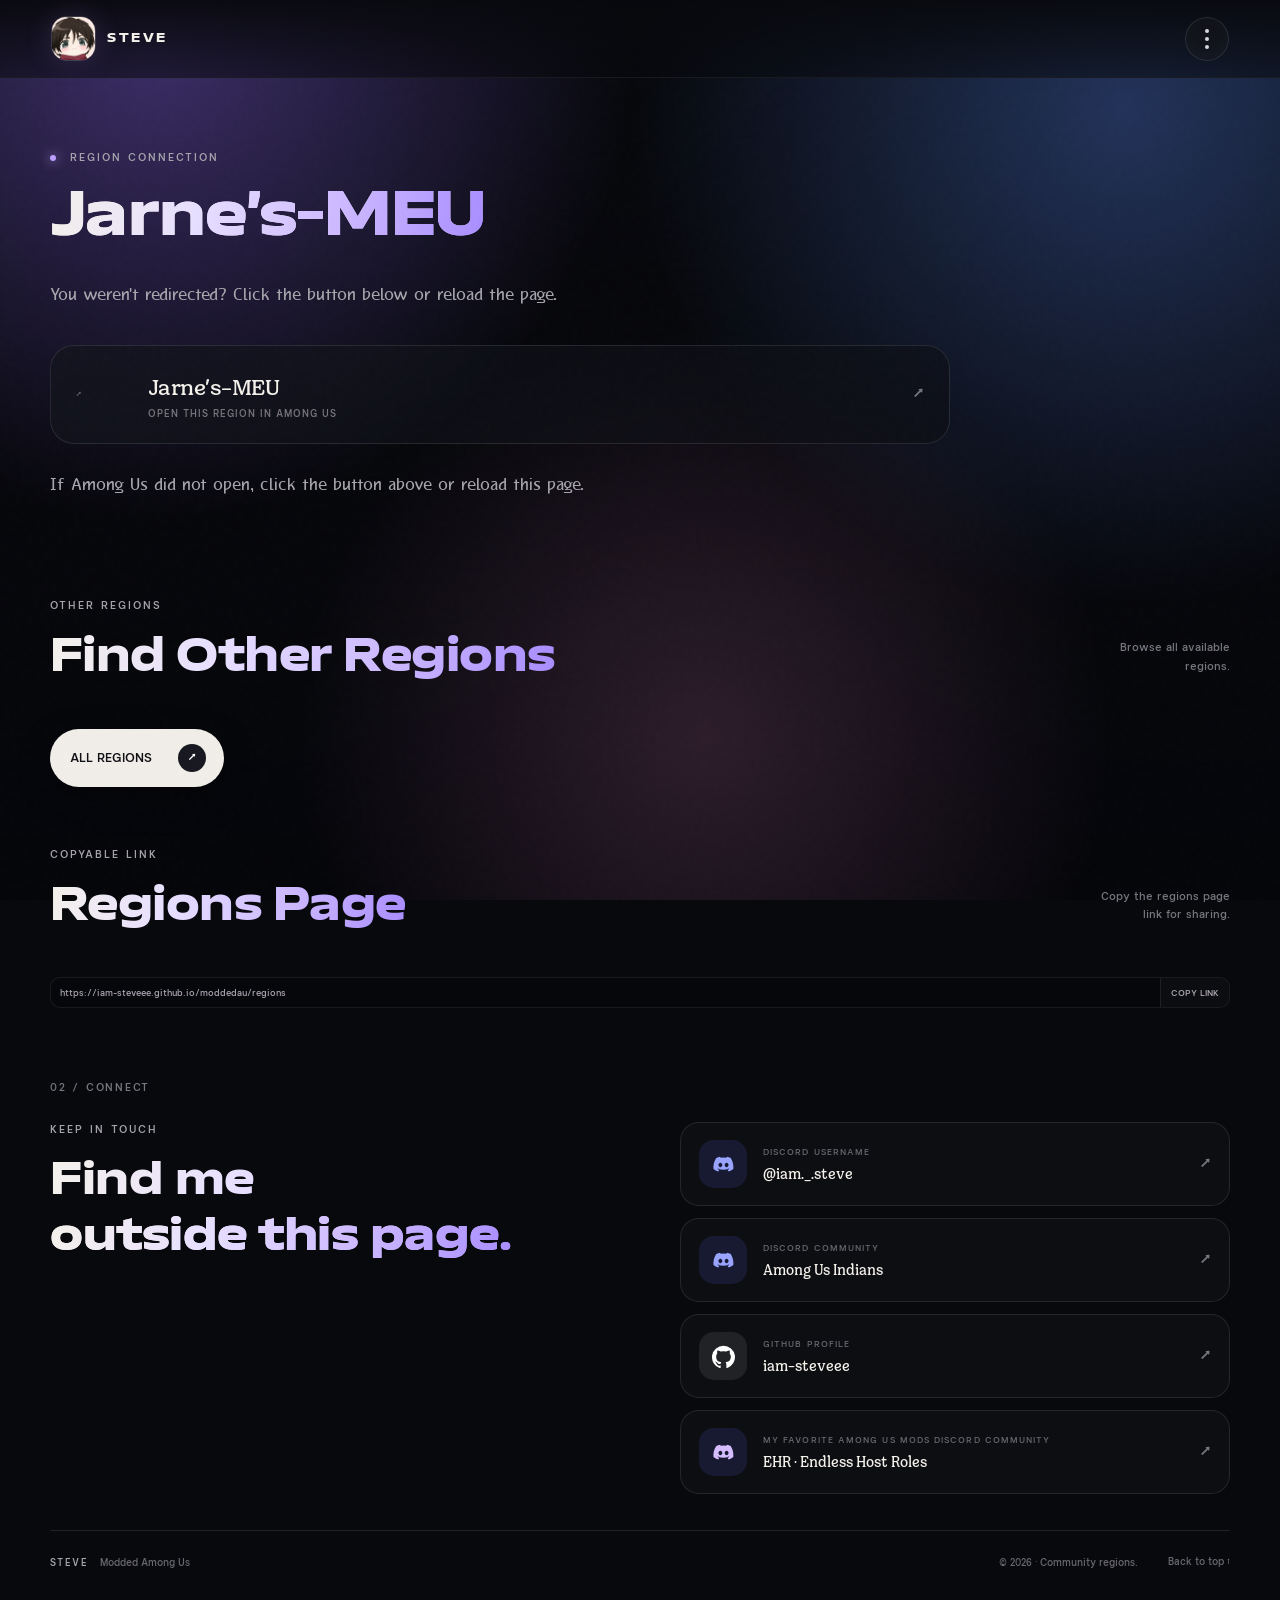
<file: regions/Jarne's-MEU/index.html>
<!doctype html>
<html lang="en">
<head>
  <meta charset="utf-8">
  <meta name="viewport" content="width=device-width,initial-scale=1,viewport-fit=cover">
  <meta name="theme-color" content="#08090d">
  <meta name="author" content="Steve">
  <meta name="description" content="Open the Jarne&#x27;s-MEU custom Among Us region. If automatic redirection does not work, use the manual region button.">
  <title>Modded AU | Jarne&#x27;s-MEU</title>
  <link rel="canonical" href="https://iam-steveee.github.io/moddedau/regions/Jarne&#x27;s-MEU/">
  <meta property="og:type" content="website">
  <meta property="og:site_name" content="Modded AU">
  <meta property="og:title" content="Modded AU | Jarne&#x27;s-MEU">
  <meta property="og:description" content="Connect to Jarne&#x27;s-MEU. If the game does not open automatically, use the manual region button.">
  <meta property="og:url" content="https://iam-steveee.github.io/moddedau/regions/Jarne&#x27;s-MEU/">
  <meta property="og:image" content="https://iam-steveee.github.io/moddedau/assets/steve-logo.png?v=2">
  <meta property="og:image:type" content="image/png">
  <meta property="og:image:width" content="1536">
  <meta property="og:image:height" content="1536">
  <meta property="og:image:alt" content="Steve's profile logo — Modded AU">
  <meta name="twitter:card" content="summary">
  <meta name="twitter:title" content="Modded AU | Jarne&#x27;s-MEU">
  <meta name="twitter:description" content="Connect to Jarne&#x27;s-MEU. Manual launch available if needed.">
  <meta name="twitter:image" content="https://iam-steveee.github.io/moddedau/assets/steve-logo.png?v=2">
  <link rel="preconnect" href="https://fonts.googleapis.com">
  <link rel="preconnect" href="https://fonts.gstatic.com" crossorigin>
  <link href="https://fonts.googleapis.com/css2?family=DM+Mono:wght@400;500&family=Exo+2:wght@300;400;600;700;800;900&family=Inter:wght@400;500;600;700;800&family=Nunito:wght@400;600;700&family=Playfair+Display:wght@500;600;700&display=swap" rel="stylesheet">
  <link rel="stylesheet" href="../style.css">
</head>
<body>
  <div class="petal-layer" aria-hidden="true">
    <span class="petal petal-01"></span><span class="petal petal-02"></span>
    <span class="petal petal-03"></span><span class="petal petal-04"></span>
    <span class="petal petal-05"></span><span class="petal petal-06"></span>
    <span class="petal petal-07"></span><span class="petal petal-08"></span>
    <span class="petal petal-09"></span><span class="petal petal-10"></span>
    <span class="petal petal-11"></span><span class="petal petal-12"></span>
    <span class="petal petal-13"></span><span class="petal petal-14"></span>
    <span class="petal petal-15"></span><span class="petal petal-16"></span>
    <span class="petal petal-17"></span><span class="petal petal-18"></span>
    <span class="petal petal-19"></span><span class="petal petal-20"></span>
    <span class="petal petal-21"></span><span class="petal petal-22"></span>
  </div>
  <div class="noise" aria-hidden="true"></div>
  <header class="site-header">
    <a class="brand" href="#top" aria-label="Modded Among Us home">
      <span class="brand-mark"><img src="https://iam-steveee.github.io/moddedau/assets/steve-logo.png" alt=""></span>
      <span class="brand-copy"><strong>STEVE</strong></span>
    </a>
    <div class="header-menu">
      <button class="menu-button" id="menuButton" type="button" aria-label="Open Steve menu" aria-expanded="false" aria-controls="menuPanel">
        <span></span><span></span><span></span>
      </button>
      <div class="menu-panel" id="menuPanel" aria-hidden="true">
        <a href="https://iam-steveee.github.io/moddedau/">Home <span>↗</span></a>
        <a href="https://iam-steveee.github.io/moddedau/regions/">Regions <span>↗</span></a>
      </div>
    </div>
  </header>

  <main id="top">
    <section class="hero section-shell">
      <div class="hero-copy reveal visible">
        <p class="eyebrow"><span class="eyebrow-dot"></span> REGION CONNECTION</p>
        <h1><span class="accent-text">Jarne&#x27;s-MEU</span></h1>
        <p class="hero-text">You weren't redirected? Click the button below or reload the page.</p>
        <div class="hero-actions">
          <a class="region-card reveal visible" id="manualLaunch" href="amongus://init?servername=Jarnes_MEU&amp;serverport=443&amp;serverip=https%3A%2F%2Fmodmanagere.eu.amongusclub.cn&amp;usedtls=false"><span class="region-number">↗</span><span class="region-main"><strong>Jarne&#x27;s-MEU</strong><small>OPEN THIS REGION IN AMONG US</small></span><span class="region-arrow">↗</span></a>
        </div>
        <p class="hero-text" id="launchStatus" aria-live="polite">Trying to open Among Us. Your browser may ask for permission to launch the game.</p>
      </div>
    </section>

    <section class="install section-shell" id="other-servers">
      <div class="section-heading reveal visible">
        <div><p class="eyebrow">OTHER REGIONS</p><h2>Find Other Regions</h2></div>
        <p class="section-note">Browse all available<br>regions.</p>
      </div>
      <div class="hero-actions reveal visible">
        <a class="primary-btn" href="https://iam-steveee.github.io/moddedau/regions/"><span>ALL REGIONS</span><span class="arrow">↗</span></a>
      </div>
    </section>

    <section class="install section-shell" id="copy-link">
      <div class="section-heading reveal visible">
        <div><p class="eyebrow">COPYABLE LINK</p><h2>Regions Page</h2></div>
        <p class="section-note">Copy the regions page<br>link for sharing.</p>
      </div>
      <div class="cmd reveal visible">
        <code>https://iam-steveee.github.io/moddedau/regions</code>
        <button class="copy-btn" type="button" data-copy="https://iam-steveee.github.io/moddedau/regions">COPY LINK</button>
      </div>
    </section>

    <section class="connect section-shell" id="connect">
      <div class="section-kicker reveal">02 / CONNECT</div>
      <div class="connect-grid">
        <div class="reveal"><p class="eyebrow">KEEP IN TOUCH</p><h2>Find me<br><span class="accent-text">outside this page.</span></h2></div>
        <div class="social-stack reveal delay-1">
          <a class="social-card" href="https://discord.com/users/949872550274547734" target="_blank" rel="noopener noreferrer"><span class="social-icon discord-bg"><svg viewBox="0 0 24 24" fill="currentColor" aria-hidden="true"><path d="M19.54 5.34A16.1 16.1 0 0 0 15.48 4l-.5 1.02a14.2 14.2 0 0 0-5.96 0L8.52 4a16.1 16.1 0 0 0-4.06 1.34C1.88 9.2 1.18 12.97 1.53 16.69a16.3 16.3 0 0 0 4.97 2.5l1.2-1.64c-.66-.25-1.3-.55-1.9-.9l.46-.35c3.67 1.7 7.65 1.7 11.28 0l.47.35c-.61.35-1.25.65-1.91.9l1.2 1.64a16.3 16.3 0 0 0 4.97-2.5c.41-4.31-.7-8.04-2.73-11.35ZM8.75 14.77c-1.1 0-2-1.02-2-2.27s.88-2.27 2-2.27 2 1.02 2 2.27-.9 2.27-2 2.27Zm6.5 0c-1.1 0-2-1.02-2-2.27s.88-2.27 2-2.27 2 1.02 2 2.27-.9 2.27-2 2.27Z"/></svg></span><span><small>DISCORD USERNAME</small><strong>@iam._.steve</strong></span><span class="social-arrow">↗</span></a>
          <a class="social-card" href="https://discord.gg/amongusindians" target="_blank" rel="noopener noreferrer"><span class="social-icon discord-bg"><svg viewBox="0 0 24 24" fill="currentColor" aria-hidden="true"><path d="M19.54 5.34A16.1 16.1 0 0 0 15.48 4l-.5 1.02a14.2 14.2 0 0 0-5.96 0L8.52 4a16.1 16.1 0 0 0-4.06 1.34C1.88 9.2 1.18 12.97 1.53 16.69a16.3 16.3 0 0 0 4.97 2.5l1.2-1.64c-.66-.25-1.3-.55-1.9-.9l.46-.35c3.67 1.7 7.65 1.7 11.28 0l.47.35c-.61.35-1.25.65-1.91.9l1.2 1.64a16.3 16.3 0 0 0 4.97-2.5c.41-4.31-.7-8.04-2.73-11.35ZM8.75 14.77c-1.1 0-2-1.02-2-2.27s.88-2.27 2-2.27 2 1.02 2 2.27-.9 2.27-2 2.27Zm6.5 0c-1.1 0-2-1.02-2-2.27s.88-2.27 2-2.27 2 1.02 2 2.27-.9 2.27-2 2.27Z"/></svg></span><span><small>DISCORD COMMUNITY</small><strong>Among Us Indians</strong></span><span class="social-arrow">↗</span></a>
          <a class="social-card" href="https://github.com/iam-steveee" target="_blank" rel="noopener noreferrer"><span class="social-icon github-bg"><svg viewBox="0 0 24 24" fill="currentColor" aria-hidden="true"><path d="M12 .7a12 12 0 0 0-3.79 23.39c.6.11.82-.26.82-.58v-2.03c-3.34.73-4.04-1.61-4.04-1.61-.55-1.39-1.33-1.76-1.33-1.76-1.09-.75.08-.73.08-.73 1.2.08 1.83 1.23 1.83 1.23 1.07 1.83 2.8 1.3 3.48.99.11-.77.42-1.3.76-1.6-2.67-.3-5.47-1.34-5.47-5.95 0-1.31.47-2.38 1.23-3.22-.12-.3-.53-1.52.12-3.17 0 0 1-.32 3.3 1.23a11.5 11.5 0 0 1 6 0c2.29-1.55 3.29-1.23 3.29-1.23.65 1.65.24 2.87.12 3.17.77.84 1.23 1.91 1.23 3.22 0 4.62-2.8 5.64-5.48 5.94.43.37.81 1.1.81 2.22v3.29c0 .32.22.69.83.58A12 12 0 0 0 12 .7Z"/></svg></span><span><small>GITHUB PROFILE</small><strong>iam-steveee</strong></span><span class="social-arrow">↗</span></a>
          <a class="social-card favorite" href="https://discord.gg/ehr" target="_blank" rel="noopener noreferrer"><span class="social-icon discord-bg"><svg viewBox="0 0 24 24" fill="currentColor" aria-hidden="true"><path d="M19.54 5.34A16.1 16.1 0 0 0 15.48 4l-.5 1.02a14.2 14.2 0 0 0-5.96 0L8.52 4a16.1 16.1 0 0 0-4.06 1.34C1.88 9.2 1.18 12.97 1.53 16.69a16.3 16.3 0 0 0 4.97 2.5l1.2-1.64c-.66-.25-1.3-.55-1.9-.9l.46-.35c3.67 1.7 7.65 1.7 11.28 0l.47.35c-.61.35-1.25.65-1.91.9l1.2 1.64a16.3 16.3 0 0 0 4.97-2.5c.41-4.31-.7-8.04-2.73-11.35ZM8.75 14.77c-1.1 0-2-1.02-2-2.27s.88-2.27 2-2.27 2 1.02 2 2.27-.9 2.27-2 2.27Zm6.5 0c-1.1 0-2-1.02-2-2.27s.88-2.27 2-2.27 2 1.02 2 2.27-.9 2.27-2 2.27Z"/></svg></span><span><small>MY FAVORITE AMONG US MODS DISCORD COMMUNITY</small><strong>EHR · Endless Host Roles</strong></span><span class="social-arrow">↗</span></a>
        </div>
      </div>
    </section>
  </main>

  <footer class="site-footer section-shell">
    <div><strong>STEVE</strong><span>Modded Among Us</span></div>
    <span>© 2026 · Community regions.</span>
    <a href="#top">Back to top ↑</a>
  </footer>

  <button class="back-top" id="backTop" aria-label="Back to top">↑</button>
  <div class="toast" id="toast" role="status" aria-live="polite">Copied</div>
  <script src="../app.js"></script>
  <script>
    (() => {
      const launchUrl = "amongus://init?servername=Jarnes_MEU&serverport=443&serverip=https%3A%2F%2Fmodmanagere.eu.amongusclub.cn&usedtls=false";
      const status = document.getElementById('launchStatus');
      window.addEventListener('load', () => {
        window.setTimeout(() => {
          try {
            window.location.href = launchUrl;
          } catch (error) {
            if (status) status.textContent = "Automatic launch failed. Click the button above to try again, or reload this page.";
          }
        }, 650);
      });
      window.setTimeout(() => {
        if (document.visibilityState === 'visible' && status) {
          status.textContent = "If Among Us did not open, click the button above or reload this page.";
        }
      }, 1800);
    })();
  </script>
</body>
</html>
</file>
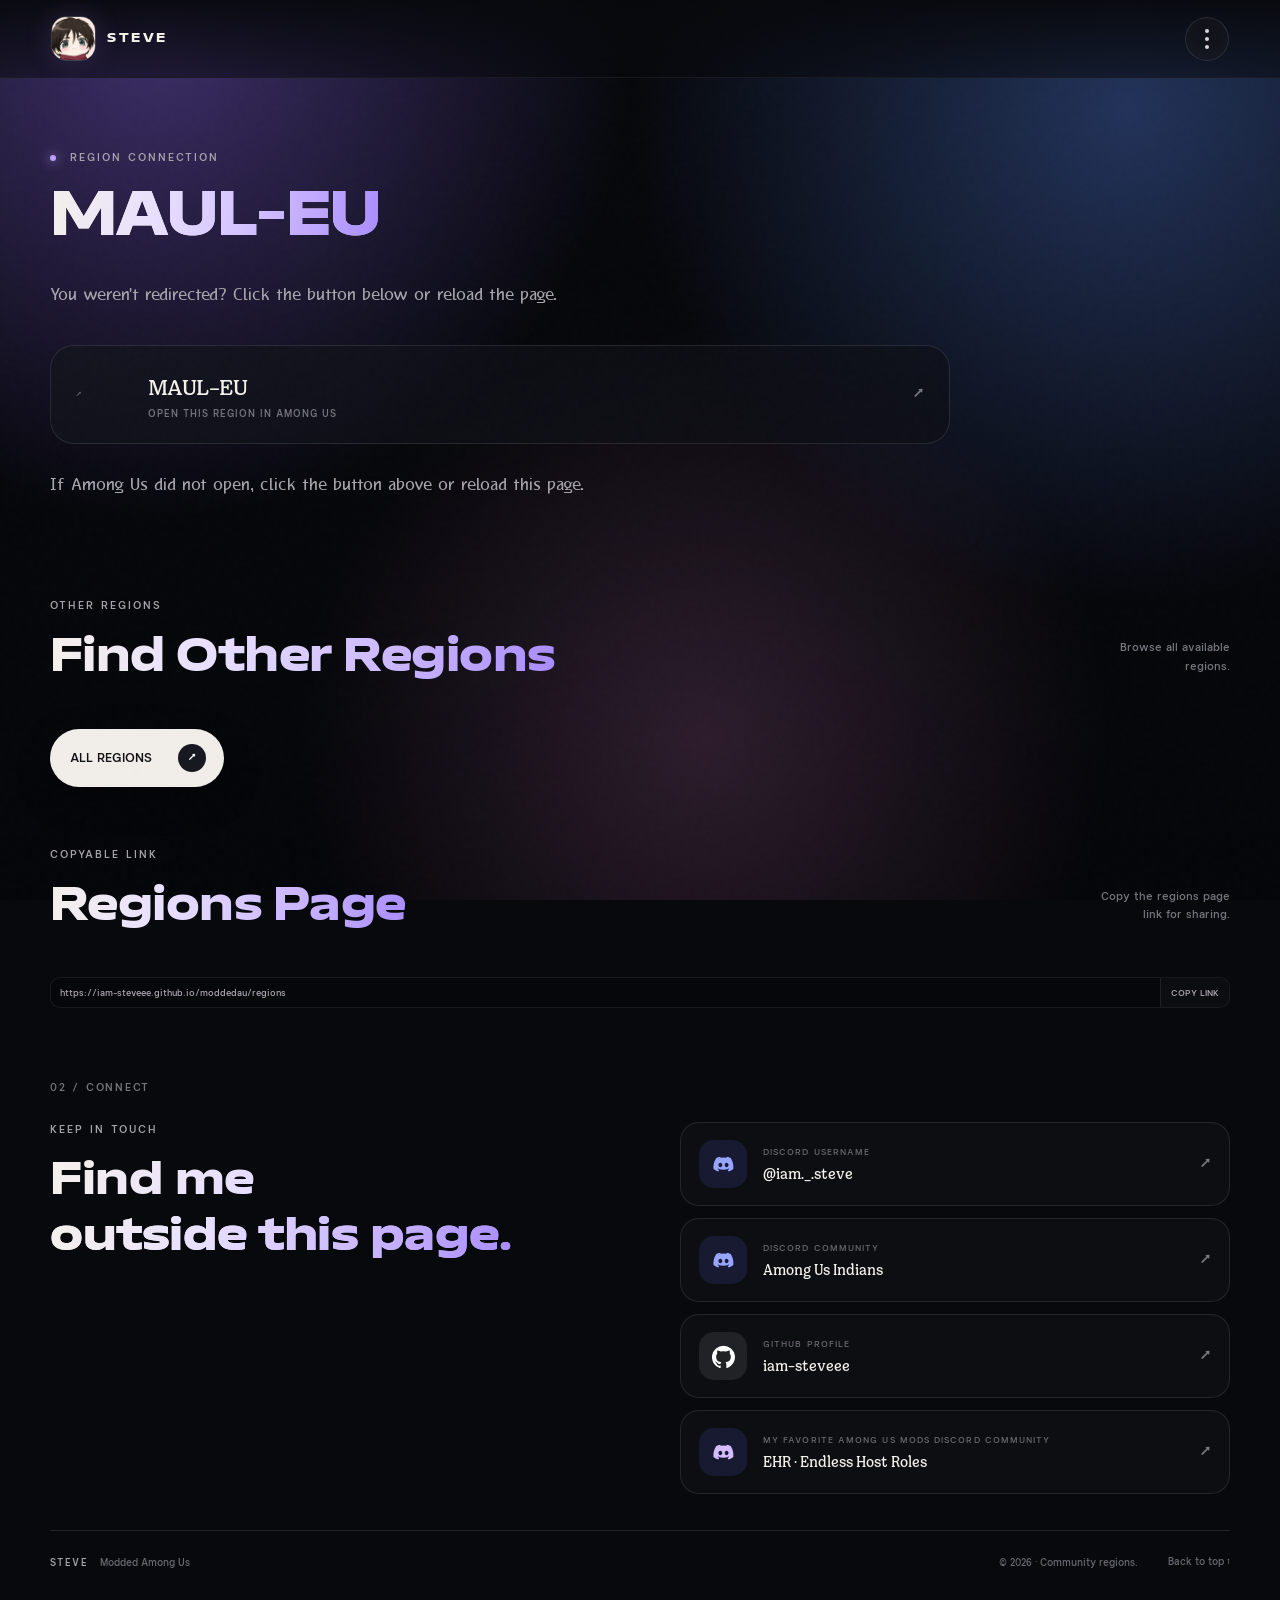
<file: regions/MAUL-EU/index.html>
<!doctype html>
<html lang="en">
<head>
  <meta charset="utf-8">
  <meta name="viewport" content="width=device-width,initial-scale=1,viewport-fit=cover">
  <meta name="theme-color" content="#08090d">
  <meta name="author" content="Steve">
  <meta name="description" content="Open the MAUL-EU custom Among Us region. If automatic redirection does not work, use the manual region button.">
  <title>Modded AU | MAUL-EU</title>
  <link rel="canonical" href="https://iam-steveee.github.io/moddedau/regions/MAUL-EU/">
  <meta property="og:type" content="website">
  <meta property="og:site_name" content="Modded AU">
  <meta property="og:title" content="Modded AU | MAUL-EU">
  <meta property="og:description" content="Connect to MAUL-EU. If the game does not open automatically, use the manual region button.">
  <meta property="og:url" content="https://iam-steveee.github.io/moddedau/regions/MAUL-EU/">
  <meta property="og:image" content="https://iam-steveee.github.io/moddedau/assets/steve-logo.png?v=2">
  <meta property="og:image:type" content="image/png">
  <meta property="og:image:width" content="1536">
  <meta property="og:image:height" content="1536">
  <meta property="og:image:alt" content="Steve's profile logo — Modded AU">
  <meta name="twitter:card" content="summary">
  <meta name="twitter:title" content="Modded AU | MAUL-EU">
  <meta name="twitter:description" content="Connect to MAUL-EU. Manual launch available if needed.">
  <meta name="twitter:image" content="https://iam-steveee.github.io/moddedau/assets/steve-logo.png?v=2">
  <link rel="preconnect" href="https://fonts.googleapis.com">
  <link rel="preconnect" href="https://fonts.gstatic.com" crossorigin>
  <link href="https://fonts.googleapis.com/css2?family=DM+Mono:wght@400;500&family=Exo+2:wght@300;400;600;700;800;900&family=Inter:wght@400;500;600;700;800&family=Nunito:wght@400;600;700&family=Playfair+Display:wght@500;600;700&display=swap" rel="stylesheet">
  <link rel="stylesheet" href="../style.css">
</head>
<body>
  <div class="petal-layer" aria-hidden="true">
    <span class="petal petal-01"></span><span class="petal petal-02"></span>
    <span class="petal petal-03"></span><span class="petal petal-04"></span>
    <span class="petal petal-05"></span><span class="petal petal-06"></span>
    <span class="petal petal-07"></span><span class="petal petal-08"></span>
    <span class="petal petal-09"></span><span class="petal petal-10"></span>
    <span class="petal petal-11"></span><span class="petal petal-12"></span>
    <span class="petal petal-13"></span><span class="petal petal-14"></span>
    <span class="petal petal-15"></span><span class="petal petal-16"></span>
    <span class="petal petal-17"></span><span class="petal petal-18"></span>
    <span class="petal petal-19"></span><span class="petal petal-20"></span>
    <span class="petal petal-21"></span><span class="petal petal-22"></span>
  </div>
  <div class="noise" aria-hidden="true"></div>
  <header class="site-header">
    <a class="brand" href="#top" aria-label="Modded Among Us home">
      <span class="brand-mark"><img src="https://iam-steveee.github.io/moddedau/assets/steve-logo.png" alt=""></span>
      <span class="brand-copy"><strong>STEVE</strong></span>
    </a>
    <div class="header-menu">
      <button class="menu-button" id="menuButton" type="button" aria-label="Open Steve menu" aria-expanded="false" aria-controls="menuPanel">
        <span></span><span></span><span></span>
      </button>
      <div class="menu-panel" id="menuPanel" aria-hidden="true">
        <a href="https://iam-steveee.github.io/moddedau/">Home <span>↗</span></a>
        <a href="https://iam-steveee.github.io/moddedau/regions/">Regions <span>↗</span></a>
      </div>
    </div>
  </header>

  <main id="top">
    <section class="hero section-shell">
      <div class="hero-copy reveal visible">
        <p class="eyebrow"><span class="eyebrow-dot"></span> REGION CONNECTION</p>
        <h1><span class="accent-text">MAUL-EU</span></h1>
        <p class="hero-text">You weren't redirected? Click the button below or reload the page.</p>
        <div class="hero-actions">
          <a class="region-card reveal visible" id="manualLaunch" href="amongus://init?servername=MAUL-EU&amp;serverport=443&amp;serverip=https%3A%2F%2Feu.moddedamong.us&amp;usedtls=false"><span class="region-number">↗</span><span class="region-main"><strong>MAUL-EU</strong><small>OPEN THIS REGION IN AMONG US</small></span><span class="region-arrow">↗</span></a>
        </div>
        <p class="hero-text" id="launchStatus" aria-live="polite">Trying to open Among Us. Your browser may ask for permission to launch the game.</p>
      </div>
    </section>

    <section class="install section-shell" id="other-servers">
      <div class="section-heading reveal visible">
        <div><p class="eyebrow">OTHER REGIONS</p><h2>Find Other Regions</h2></div>
        <p class="section-note">Browse all available<br>regions.</p>
      </div>
      <div class="hero-actions reveal visible">
        <a class="primary-btn" href="https://iam-steveee.github.io/moddedau/regions/"><span>ALL REGIONS</span><span class="arrow">↗</span></a>
      </div>
    </section>

    <section class="install section-shell" id="copy-link">
      <div class="section-heading reveal visible">
        <div><p class="eyebrow">COPYABLE LINK</p><h2>Regions Page</h2></div>
        <p class="section-note">Copy the regions page<br>link for sharing.</p>
      </div>
      <div class="cmd reveal visible">
        <code>https://iam-steveee.github.io/moddedau/regions</code>
        <button class="copy-btn" type="button" data-copy="https://iam-steveee.github.io/moddedau/regions">COPY LINK</button>
      </div>
    </section>

    <section class="connect section-shell" id="connect">
      <div class="section-kicker reveal">02 / CONNECT</div>
      <div class="connect-grid">
        <div class="reveal"><p class="eyebrow">KEEP IN TOUCH</p><h2>Find me<br><span class="accent-text">outside this page.</span></h2></div>
        <div class="social-stack reveal delay-1">
          <a class="social-card" href="https://discord.com/users/949872550274547734" target="_blank" rel="noopener noreferrer"><span class="social-icon discord-bg"><svg viewBox="0 0 24 24" fill="currentColor" aria-hidden="true"><path d="M19.54 5.34A16.1 16.1 0 0 0 15.48 4l-.5 1.02a14.2 14.2 0 0 0-5.96 0L8.52 4a16.1 16.1 0 0 0-4.06 1.34C1.88 9.2 1.18 12.97 1.53 16.69a16.3 16.3 0 0 0 4.97 2.5l1.2-1.64c-.66-.25-1.3-.55-1.9-.9l.46-.35c3.67 1.7 7.65 1.7 11.28 0l.47.35c-.61.35-1.25.65-1.91.9l1.2 1.64a16.3 16.3 0 0 0 4.97-2.5c.41-4.31-.7-8.04-2.73-11.35ZM8.75 14.77c-1.1 0-2-1.02-2-2.27s.88-2.27 2-2.27 2 1.02 2 2.27-.9 2.27-2 2.27Zm6.5 0c-1.1 0-2-1.02-2-2.27s.88-2.27 2-2.27 2 1.02 2 2.27-.9 2.27-2 2.27Z"/></svg></span><span><small>DISCORD USERNAME</small><strong>@iam._.steve</strong></span><span class="social-arrow">↗</span></a>
          <a class="social-card" href="https://discord.gg/amongusindians" target="_blank" rel="noopener noreferrer"><span class="social-icon discord-bg"><svg viewBox="0 0 24 24" fill="currentColor" aria-hidden="true"><path d="M19.54 5.34A16.1 16.1 0 0 0 15.48 4l-.5 1.02a14.2 14.2 0 0 0-5.96 0L8.52 4a16.1 16.1 0 0 0-4.06 1.34C1.88 9.2 1.18 12.97 1.53 16.69a16.3 16.3 0 0 0 4.97 2.5l1.2-1.64c-.66-.25-1.3-.55-1.9-.9l.46-.35c3.67 1.7 7.65 1.7 11.28 0l.47.35c-.61.35-1.25.65-1.91.9l1.2 1.64a16.3 16.3 0 0 0 4.97-2.5c.41-4.31-.7-8.04-2.73-11.35ZM8.75 14.77c-1.1 0-2-1.02-2-2.27s.88-2.27 2-2.27 2 1.02 2 2.27-.9 2.27-2 2.27Zm6.5 0c-1.1 0-2-1.02-2-2.27s.88-2.27 2-2.27 2 1.02 2 2.27-.9 2.27-2 2.27Z"/></svg></span><span><small>DISCORD COMMUNITY</small><strong>Among Us Indians</strong></span><span class="social-arrow">↗</span></a>
          <a class="social-card" href="https://github.com/iam-steveee" target="_blank" rel="noopener noreferrer"><span class="social-icon github-bg"><svg viewBox="0 0 24 24" fill="currentColor" aria-hidden="true"><path d="M12 .7a12 12 0 0 0-3.79 23.39c.6.11.82-.26.82-.58v-2.03c-3.34.73-4.04-1.61-4.04-1.61-.55-1.39-1.33-1.76-1.33-1.76-1.09-.75.08-.73.08-.73 1.2.08 1.83 1.23 1.83 1.23 1.07 1.83 2.8 1.3 3.48.99.11-.77.42-1.3.76-1.6-2.67-.3-5.47-1.34-5.47-5.95 0-1.31.47-2.38 1.23-3.22-.12-.3-.53-1.52.12-3.17 0 0 1-.32 3.3 1.23a11.5 11.5 0 0 1 6 0c2.29-1.55 3.29-1.23 3.29-1.23.65 1.65.24 2.87.12 3.17.77.84 1.23 1.91 1.23 3.22 0 4.62-2.8 5.64-5.48 5.94.43.37.81 1.1.81 2.22v3.29c0 .32.22.69.83.58A12 12 0 0 0 12 .7Z"/></svg></span><span><small>GITHUB PROFILE</small><strong>iam-steveee</strong></span><span class="social-arrow">↗</span></a>
          <a class="social-card favorite" href="https://discord.gg/ehr" target="_blank" rel="noopener noreferrer"><span class="social-icon discord-bg"><svg viewBox="0 0 24 24" fill="currentColor" aria-hidden="true"><path d="M19.54 5.34A16.1 16.1 0 0 0 15.48 4l-.5 1.02a14.2 14.2 0 0 0-5.96 0L8.52 4a16.1 16.1 0 0 0-4.06 1.34C1.88 9.2 1.18 12.97 1.53 16.69a16.3 16.3 0 0 0 4.97 2.5l1.2-1.64c-.66-.25-1.3-.55-1.9-.9l.46-.35c3.67 1.7 7.65 1.7 11.28 0l.47.35c-.61.35-1.25.65-1.91.9l1.2 1.64a16.3 16.3 0 0 0 4.97-2.5c.41-4.31-.7-8.04-2.73-11.35ZM8.75 14.77c-1.1 0-2-1.02-2-2.27s.88-2.27 2-2.27 2 1.02 2 2.27-.9 2.27-2 2.27Zm6.5 0c-1.1 0-2-1.02-2-2.27s.88-2.27 2-2.27 2 1.02 2 2.27-.9 2.27-2 2.27Z"/></svg></span><span><small>MY FAVORITE AMONG US MODS DISCORD COMMUNITY</small><strong>EHR · Endless Host Roles</strong></span><span class="social-arrow">↗</span></a>
        </div>
      </div>
    </section>
  </main>

  <footer class="site-footer section-shell">
    <div><strong>STEVE</strong><span>Modded Among Us</span></div>
    <span>© 2026 · Community regions.</span>
    <a href="#top">Back to top ↑</a>
  </footer>

  <button class="back-top" id="backTop" aria-label="Back to top">↑</button>
  <div class="toast" id="toast" role="status" aria-live="polite">Copied</div>
  <script src="../app.js"></script>
  <script>
    (() => {
      const launchUrl = "amongus://init?servername=MAUL-EU&serverport=443&serverip=https%3A%2F%2Feu.moddedamong.us&usedtls=false";
      const status = document.getElementById('launchStatus');
      window.addEventListener('load', () => {
        window.setTimeout(() => {
          try {
            window.location.href = launchUrl;
          } catch (error) {
            if (status) status.textContent = "Automatic launch failed. Click the button above to try again, or reload this page.";
          }
        }, 650);
      });
      window.setTimeout(() => {
        if (document.visibilityState === 'visible' && status) {
          status.textContent = "If Among Us did not open, click the button above or reload this page.";
        }
      }, 1800);
    })();
  </script>
</body>
</html>
</file>
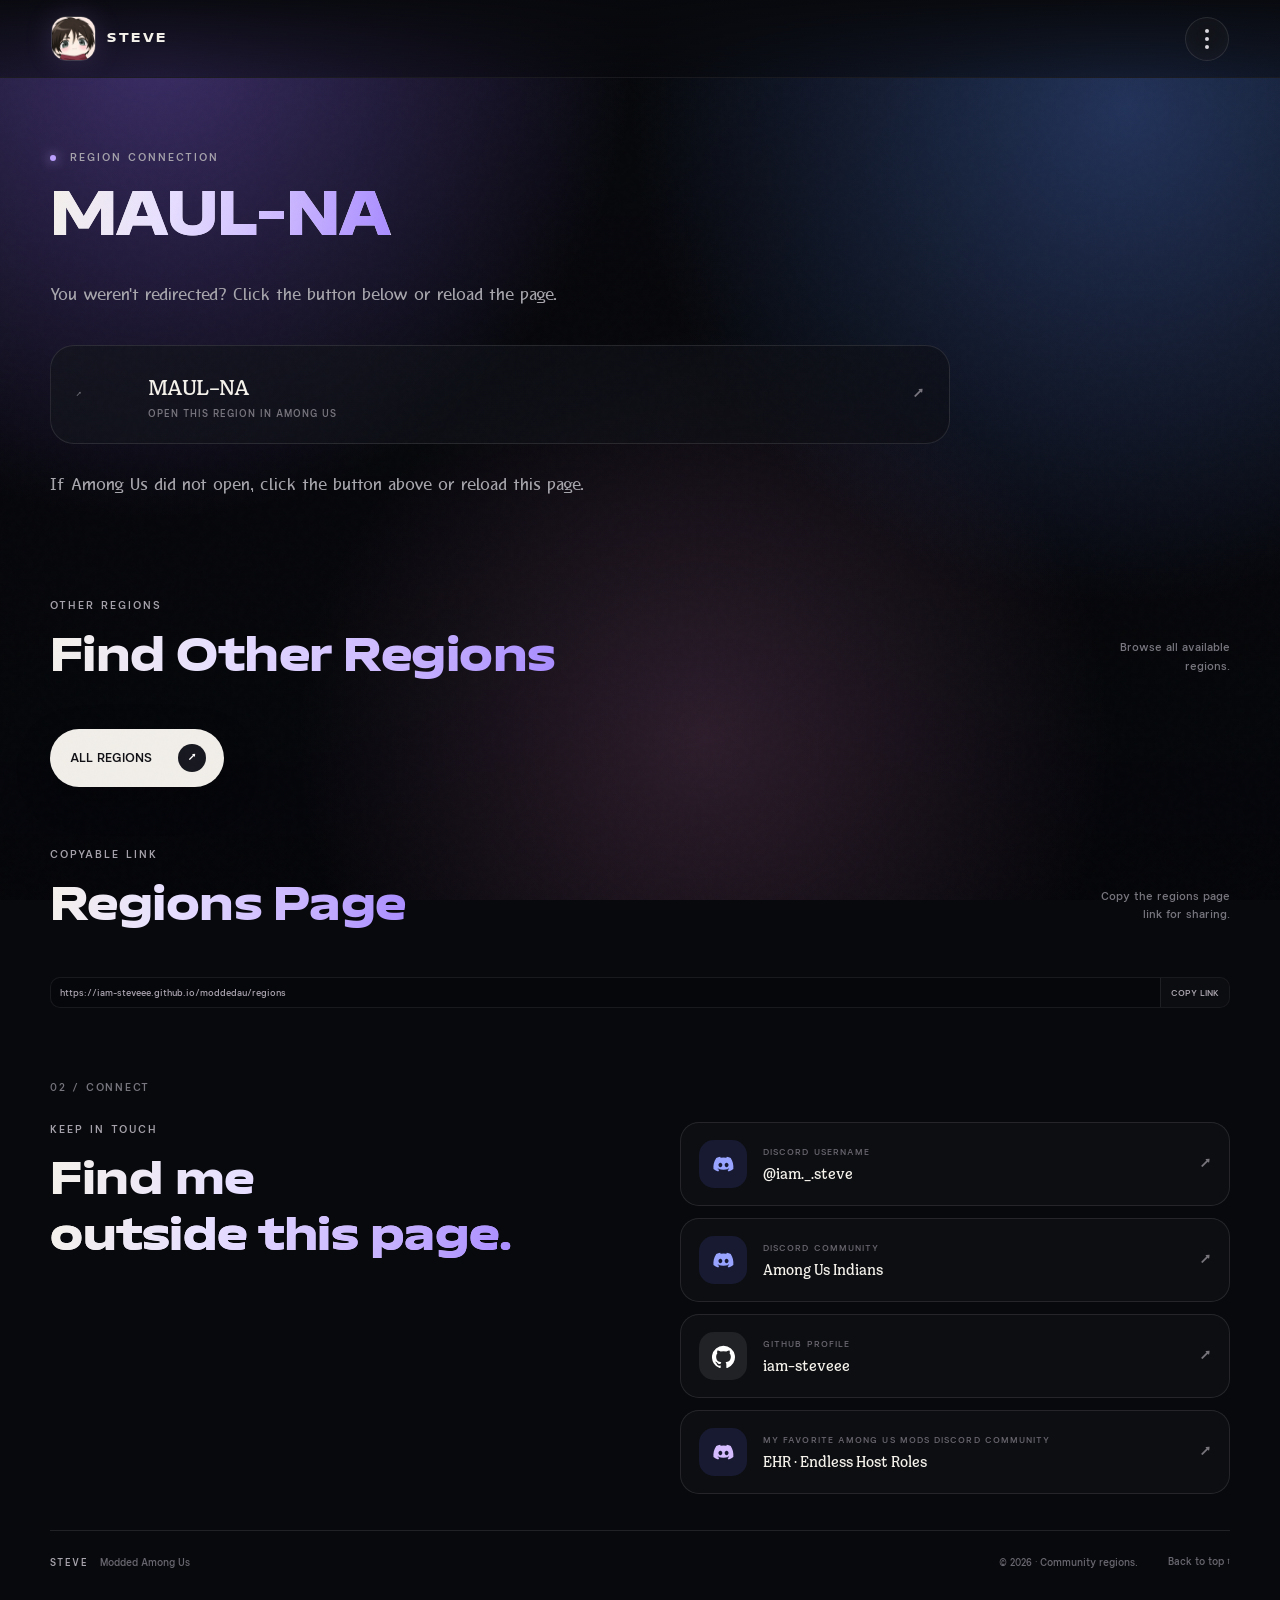
<file: regions/MAUL-NA/index.html>
<!doctype html>
<html lang="en">
<head>
  <meta charset="utf-8">
  <meta name="viewport" content="width=device-width,initial-scale=1,viewport-fit=cover">
  <meta name="theme-color" content="#08090d">
  <meta name="author" content="Steve">
  <meta name="description" content="Open the MAUL-NA custom Among Us region. If automatic redirection does not work, use the manual region button.">
  <title>Modded AU | MAUL-NA</title>
  <link rel="canonical" href="https://iam-steveee.github.io/moddedau/regions/MAUL-NA/">
  <meta property="og:type" content="website">
  <meta property="og:site_name" content="Modded AU">
  <meta property="og:title" content="Modded AU | MAUL-NA">
  <meta property="og:description" content="Connect to MAUL-NA. If the game does not open automatically, use the manual region button.">
  <meta property="og:url" content="https://iam-steveee.github.io/moddedau/regions/MAUL-NA/">
  <meta property="og:image" content="https://iam-steveee.github.io/moddedau/assets/steve-logo.png?v=2">
  <meta property="og:image:type" content="image/png">
  <meta property="og:image:width" content="1536">
  <meta property="og:image:height" content="1536">
  <meta property="og:image:alt" content="Steve's profile logo — Modded AU">
  <meta name="twitter:card" content="summary">
  <meta name="twitter:title" content="Modded AU | MAUL-NA">
  <meta name="twitter:description" content="Connect to MAUL-NA. Manual launch available if needed.">
  <meta name="twitter:image" content="https://iam-steveee.github.io/moddedau/assets/steve-logo.png?v=2">
  <link rel="preconnect" href="https://fonts.googleapis.com">
  <link rel="preconnect" href="https://fonts.gstatic.com" crossorigin>
  <link href="https://fonts.googleapis.com/css2?family=DM+Mono:wght@400;500&family=Exo+2:wght@300;400;600;700;800;900&family=Inter:wght@400;500;600;700;800&family=Nunito:wght@400;600;700&family=Playfair+Display:wght@500;600;700&display=swap" rel="stylesheet">
  <link rel="stylesheet" href="../style.css">
</head>
<body>
  <div class="petal-layer" aria-hidden="true">
    <span class="petal petal-01"></span><span class="petal petal-02"></span>
    <span class="petal petal-03"></span><span class="petal petal-04"></span>
    <span class="petal petal-05"></span><span class="petal petal-06"></span>
    <span class="petal petal-07"></span><span class="petal petal-08"></span>
    <span class="petal petal-09"></span><span class="petal petal-10"></span>
    <span class="petal petal-11"></span><span class="petal petal-12"></span>
    <span class="petal petal-13"></span><span class="petal petal-14"></span>
    <span class="petal petal-15"></span><span class="petal petal-16"></span>
    <span class="petal petal-17"></span><span class="petal petal-18"></span>
    <span class="petal petal-19"></span><span class="petal petal-20"></span>
    <span class="petal petal-21"></span><span class="petal petal-22"></span>
  </div>
  <div class="noise" aria-hidden="true"></div>
  <header class="site-header">
    <a class="brand" href="#top" aria-label="Modded Among Us home">
      <span class="brand-mark"><img src="https://iam-steveee.github.io/moddedau/assets/steve-logo.png" alt=""></span>
      <span class="brand-copy"><strong>STEVE</strong></span>
    </a>
    <div class="header-menu">
      <button class="menu-button" id="menuButton" type="button" aria-label="Open Steve menu" aria-expanded="false" aria-controls="menuPanel">
        <span></span><span></span><span></span>
      </button>
      <div class="menu-panel" id="menuPanel" aria-hidden="true">
        <a href="https://iam-steveee.github.io/moddedau/">Home <span>↗</span></a>
        <a href="https://iam-steveee.github.io/moddedau/regions/">Regions <span>↗</span></a>
      </div>
    </div>
  </header>

  <main id="top">
    <section class="hero section-shell">
      <div class="hero-copy reveal visible">
        <p class="eyebrow"><span class="eyebrow-dot"></span> REGION CONNECTION</p>
        <h1><span class="accent-text">MAUL-NA</span></h1>
        <p class="hero-text">You weren't redirected? Click the button below or reload the page.</p>
        <div class="hero-actions">
          <a class="region-card reveal visible" id="manualLaunch" href="amongus://init?servername=MAUL-NA&amp;serverport=443&amp;serverip=https%3A%2F%2Fau.moddedamong.us&amp;usedtls=false"><span class="region-number">↗</span><span class="region-main"><strong>MAUL-NA</strong><small>OPEN THIS REGION IN AMONG US</small></span><span class="region-arrow">↗</span></a>
        </div>
        <p class="hero-text" id="launchStatus" aria-live="polite">Trying to open Among Us. Your browser may ask for permission to launch the game.</p>
      </div>
    </section>

    <section class="install section-shell" id="other-servers">
      <div class="section-heading reveal visible">
        <div><p class="eyebrow">OTHER REGIONS</p><h2>Find Other Regions</h2></div>
        <p class="section-note">Browse all available<br>regions.</p>
      </div>
      <div class="hero-actions reveal visible">
        <a class="primary-btn" href="https://iam-steveee.github.io/moddedau/regions/"><span>ALL REGIONS</span><span class="arrow">↗</span></a>
      </div>
    </section>

    <section class="install section-shell" id="copy-link">
      <div class="section-heading reveal visible">
        <div><p class="eyebrow">COPYABLE LINK</p><h2>Regions Page</h2></div>
        <p class="section-note">Copy the regions page<br>link for sharing.</p>
      </div>
      <div class="cmd reveal visible">
        <code>https://iam-steveee.github.io/moddedau/regions</code>
        <button class="copy-btn" type="button" data-copy="https://iam-steveee.github.io/moddedau/regions">COPY LINK</button>
      </div>
    </section>

    <section class="connect section-shell" id="connect">
      <div class="section-kicker reveal">02 / CONNECT</div>
      <div class="connect-grid">
        <div class="reveal"><p class="eyebrow">KEEP IN TOUCH</p><h2>Find me<br><span class="accent-text">outside this page.</span></h2></div>
        <div class="social-stack reveal delay-1">
          <a class="social-card" href="https://discord.com/users/949872550274547734" target="_blank" rel="noopener noreferrer"><span class="social-icon discord-bg"><svg viewBox="0 0 24 24" fill="currentColor" aria-hidden="true"><path d="M19.54 5.34A16.1 16.1 0 0 0 15.48 4l-.5 1.02a14.2 14.2 0 0 0-5.96 0L8.52 4a16.1 16.1 0 0 0-4.06 1.34C1.88 9.2 1.18 12.97 1.53 16.69a16.3 16.3 0 0 0 4.97 2.5l1.2-1.64c-.66-.25-1.3-.55-1.9-.9l.46-.35c3.67 1.7 7.65 1.7 11.28 0l.47.35c-.61.35-1.25.65-1.91.9l1.2 1.64a16.3 16.3 0 0 0 4.97-2.5c.41-4.31-.7-8.04-2.73-11.35ZM8.75 14.77c-1.1 0-2-1.02-2-2.27s.88-2.27 2-2.27 2 1.02 2 2.27-.9 2.27-2 2.27Zm6.5 0c-1.1 0-2-1.02-2-2.27s.88-2.27 2-2.27 2 1.02 2 2.27-.9 2.27-2 2.27Z"/></svg></span><span><small>DISCORD USERNAME</small><strong>@iam._.steve</strong></span><span class="social-arrow">↗</span></a>
          <a class="social-card" href="https://discord.gg/amongusindians" target="_blank" rel="noopener noreferrer"><span class="social-icon discord-bg"><svg viewBox="0 0 24 24" fill="currentColor" aria-hidden="true"><path d="M19.54 5.34A16.1 16.1 0 0 0 15.48 4l-.5 1.02a14.2 14.2 0 0 0-5.96 0L8.52 4a16.1 16.1 0 0 0-4.06 1.34C1.88 9.2 1.18 12.97 1.53 16.69a16.3 16.3 0 0 0 4.97 2.5l1.2-1.64c-.66-.25-1.3-.55-1.9-.9l.46-.35c3.67 1.7 7.65 1.7 11.28 0l.47.35c-.61.35-1.25.65-1.91.9l1.2 1.64a16.3 16.3 0 0 0 4.97-2.5c.41-4.31-.7-8.04-2.73-11.35ZM8.75 14.77c-1.1 0-2-1.02-2-2.27s.88-2.27 2-2.27 2 1.02 2 2.27-.9 2.27-2 2.27Zm6.5 0c-1.1 0-2-1.02-2-2.27s.88-2.27 2-2.27 2 1.02 2 2.27-.9 2.27-2 2.27Z"/></svg></span><span><small>DISCORD COMMUNITY</small><strong>Among Us Indians</strong></span><span class="social-arrow">↗</span></a>
          <a class="social-card" href="https://github.com/iam-steveee" target="_blank" rel="noopener noreferrer"><span class="social-icon github-bg"><svg viewBox="0 0 24 24" fill="currentColor" aria-hidden="true"><path d="M12 .7a12 12 0 0 0-3.79 23.39c.6.11.82-.26.82-.58v-2.03c-3.34.73-4.04-1.61-4.04-1.61-.55-1.39-1.33-1.76-1.33-1.76-1.09-.75.08-.73.08-.73 1.2.08 1.83 1.23 1.83 1.23 1.07 1.83 2.8 1.3 3.48.99.11-.77.42-1.3.76-1.6-2.67-.3-5.47-1.34-5.47-5.95 0-1.31.47-2.38 1.23-3.22-.12-.3-.53-1.52.12-3.17 0 0 1-.32 3.3 1.23a11.5 11.5 0 0 1 6 0c2.29-1.55 3.29-1.23 3.29-1.23.65 1.65.24 2.87.12 3.17.77.84 1.23 1.91 1.23 3.22 0 4.62-2.8 5.64-5.48 5.94.43.37.81 1.1.81 2.22v3.29c0 .32.22.69.83.58A12 12 0 0 0 12 .7Z"/></svg></span><span><small>GITHUB PROFILE</small><strong>iam-steveee</strong></span><span class="social-arrow">↗</span></a>
          <a class="social-card favorite" href="https://discord.gg/ehr" target="_blank" rel="noopener noreferrer"><span class="social-icon discord-bg"><svg viewBox="0 0 24 24" fill="currentColor" aria-hidden="true"><path d="M19.54 5.34A16.1 16.1 0 0 0 15.48 4l-.5 1.02a14.2 14.2 0 0 0-5.96 0L8.52 4a16.1 16.1 0 0 0-4.06 1.34C1.88 9.2 1.18 12.97 1.53 16.69a16.3 16.3 0 0 0 4.97 2.5l1.2-1.64c-.66-.25-1.3-.55-1.9-.9l.46-.35c3.67 1.7 7.65 1.7 11.28 0l.47.35c-.61.35-1.25.65-1.91.9l1.2 1.64a16.3 16.3 0 0 0 4.97-2.5c.41-4.31-.7-8.04-2.73-11.35ZM8.75 14.77c-1.1 0-2-1.02-2-2.27s.88-2.27 2-2.27 2 1.02 2 2.27-.9 2.27-2 2.27Zm6.5 0c-1.1 0-2-1.02-2-2.27s.88-2.27 2-2.27 2 1.02 2 2.27-.9 2.27-2 2.27Z"/></svg></span><span><small>MY FAVORITE AMONG US MODS DISCORD COMMUNITY</small><strong>EHR · Endless Host Roles</strong></span><span class="social-arrow">↗</span></a>
        </div>
      </div>
    </section>
  </main>

  <footer class="site-footer section-shell">
    <div><strong>STEVE</strong><span>Modded Among Us</span></div>
    <span>© 2026 · Community regions.</span>
    <a href="#top">Back to top ↑</a>
  </footer>

  <button class="back-top" id="backTop" aria-label="Back to top">↑</button>
  <div class="toast" id="toast" role="status" aria-live="polite">Copied</div>
  <script src="../app.js"></script>
  <script>
    (() => {
      const launchUrl = "amongus://init?servername=MAUL-NA&serverport=443&serverip=https%3A%2F%2Fau.moddedamong.us&usedtls=false";
      const status = document.getElementById('launchStatus');
      window.addEventListener('load', () => {
        window.setTimeout(() => {
          try {
            window.location.href = launchUrl;
          } catch (error) {
            if (status) status.textContent = "Automatic launch failed. Click the button above to try again, or reload this page.";
          }
        }, 650);
      });
      window.setTimeout(() => {
        if (document.visibilityState === 'visible' && status) {
          status.textContent = "If Among Us did not open, click the button above or reload this page.";
        }
      }, 1800);
    })();
  </script>
</body>
</html>
</file>
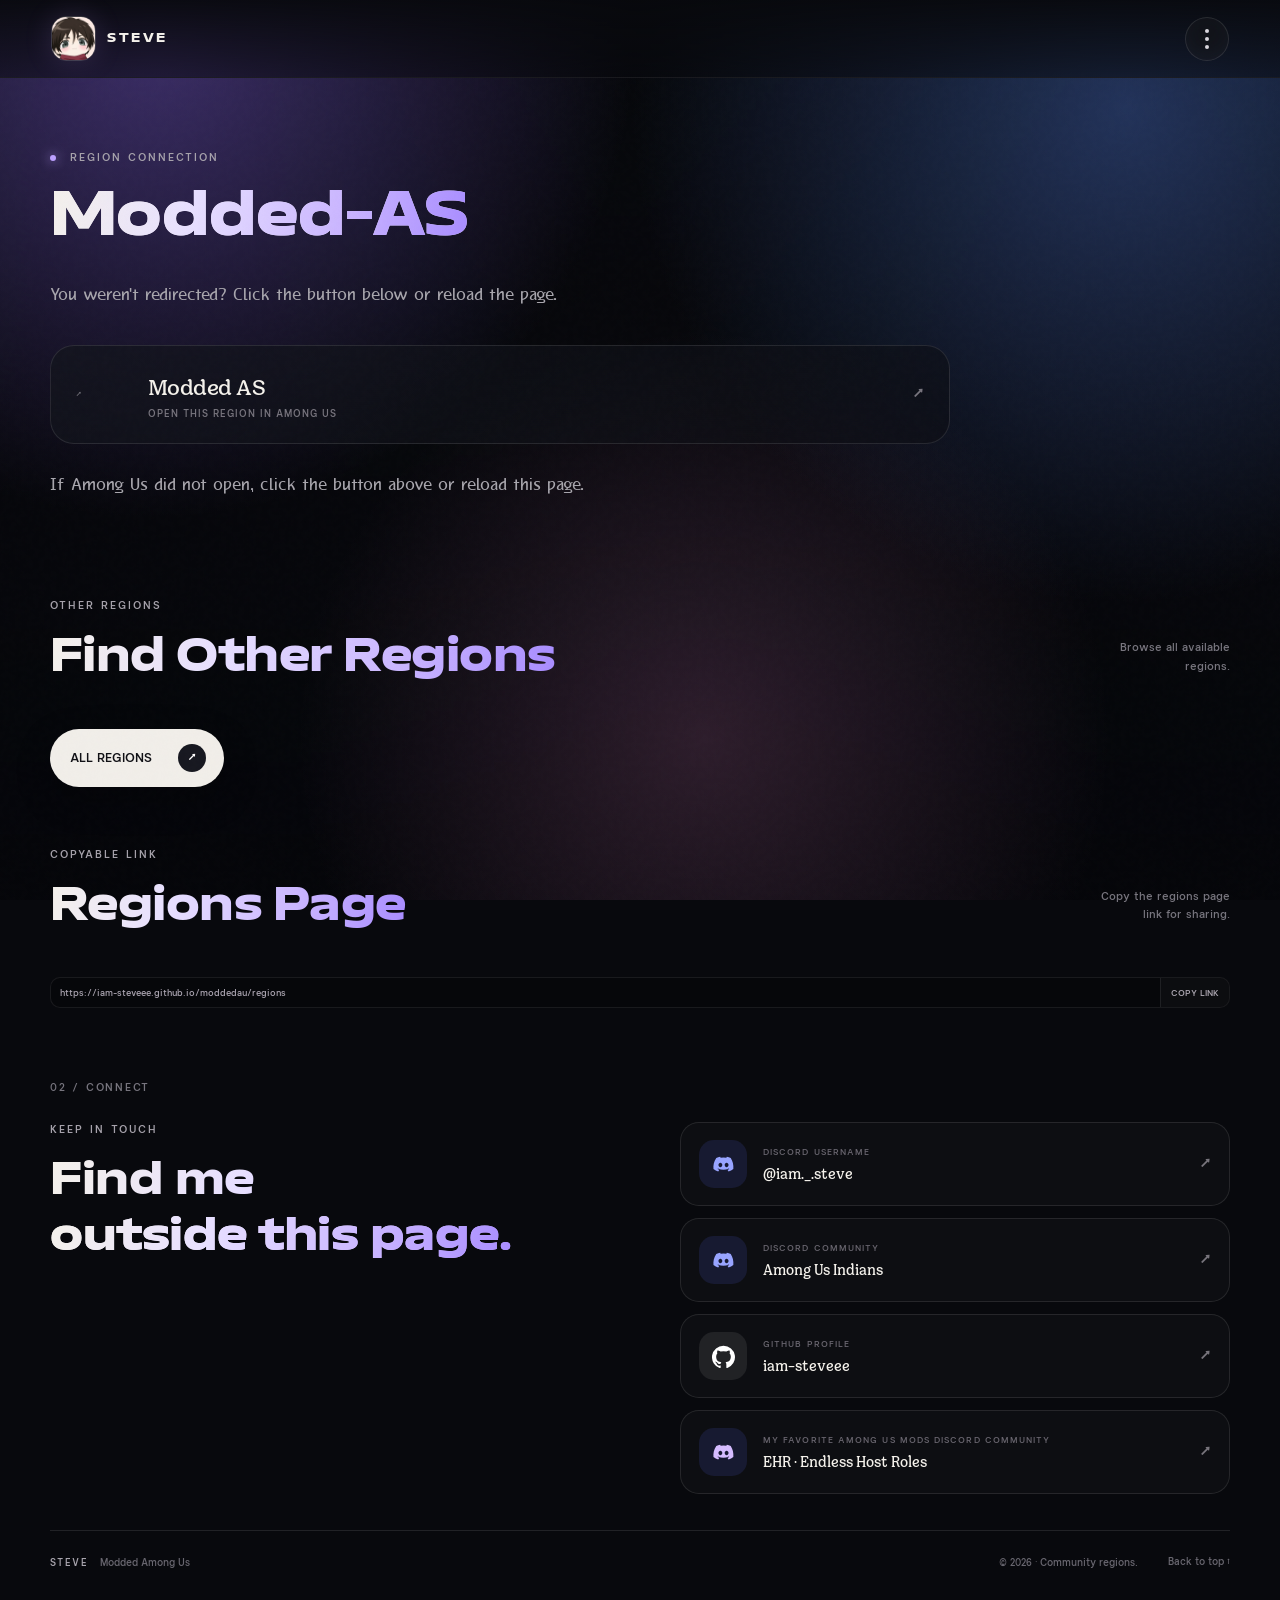
<file: regions/Modded-AS/index.html>
<!doctype html>
<html lang="en">
<head>
  <meta charset="utf-8">
  <meta name="viewport" content="width=device-width,initial-scale=1,viewport-fit=cover">
  <meta name="theme-color" content="#08090d">
  <meta name="author" content="Steve">
  <meta name="description" content="Open the Modded-AS custom Among Us region. If automatic redirection does not work, use the manual region button.">
  <title>Modded AU | Modded-AS</title>
  <link rel="canonical" href="https://iam-steveee.github.io/moddedau/regions/Modded-AS/">
  <meta property="og:type" content="website">
  <meta property="og:site_name" content="Modded AU">
  <meta property="og:title" content="Modded AU | Modded-AS">
  <meta property="og:description" content="Connect to Modded-AS. If the game does not open automatically, use the manual region button.">
  <meta property="og:url" content="https://iam-steveee.github.io/moddedau/regions/Modded-AS/">
  <meta property="og:image" content="https://iam-steveee.github.io/moddedau/assets/steve-logo.png?v=2">
  <meta property="og:image:type" content="image/png">
  <meta property="og:image:width" content="1536">
  <meta property="og:image:height" content="1536">
  <meta property="og:image:alt" content="Steve's profile logo — Modded AU">
  <meta name="twitter:card" content="summary">
  <meta name="twitter:title" content="Modded AU | Modded-AS">
  <meta name="twitter:description" content="Connect to Modded-AS. Manual launch available if needed.">
  <meta name="twitter:image" content="https://iam-steveee.github.io/moddedau/assets/steve-logo.png?v=2">
  <link rel="preconnect" href="https://fonts.googleapis.com">
  <link rel="preconnect" href="https://fonts.gstatic.com" crossorigin>
  <link href="https://fonts.googleapis.com/css2?family=DM+Mono:wght@400;500&family=Exo+2:wght@300;400;600;700;800;900&family=Inter:wght@400;500;600;700;800&family=Nunito:wght@400;600;700&family=Playfair+Display:wght@500;600;700&display=swap" rel="stylesheet">
  <link rel="stylesheet" href="../style.css">
</head>
<body>
  <div class="petal-layer" aria-hidden="true">
    <span class="petal petal-01"></span><span class="petal petal-02"></span>
    <span class="petal petal-03"></span><span class="petal petal-04"></span>
    <span class="petal petal-05"></span><span class="petal petal-06"></span>
    <span class="petal petal-07"></span><span class="petal petal-08"></span>
    <span class="petal petal-09"></span><span class="petal petal-10"></span>
    <span class="petal petal-11"></span><span class="petal petal-12"></span>
    <span class="petal petal-13"></span><span class="petal petal-14"></span>
    <span class="petal petal-15"></span><span class="petal petal-16"></span>
    <span class="petal petal-17"></span><span class="petal petal-18"></span>
    <span class="petal petal-19"></span><span class="petal petal-20"></span>
    <span class="petal petal-21"></span><span class="petal petal-22"></span>
  </div>
  <div class="noise" aria-hidden="true"></div>
  <header class="site-header">
    <a class="brand" href="#top" aria-label="Modded Among Us home">
      <span class="brand-mark"><img src="https://iam-steveee.github.io/moddedau/assets/steve-logo.png" alt=""></span>
      <span class="brand-copy"><strong>STEVE</strong></span>
    </a>
    <div class="header-menu">
      <button class="menu-button" id="menuButton" type="button" aria-label="Open Steve menu" aria-expanded="false" aria-controls="menuPanel">
        <span></span><span></span><span></span>
      </button>
      <div class="menu-panel" id="menuPanel" aria-hidden="true">
        <a href="https://iam-steveee.github.io/moddedau/">Home <span>↗</span></a>
        <a href="https://iam-steveee.github.io/moddedau/regions/">Regions <span>↗</span></a>
      </div>
    </div>
  </header>

  <main id="top">
    <section class="hero section-shell">
      <div class="hero-copy reveal visible">
        <p class="eyebrow"><span class="eyebrow-dot"></span> REGION CONNECTION</p>
        <h1><span class="accent-text">Modded-AS</span></h1>
        <p class="hero-text">You weren't redirected? Click the button below or reload the page.</p>
        <div class="hero-actions">
          <a class="region-card reveal visible" id="manualLaunch" href="amongus://init?servername=Modded_AS&amp;serverport=443&amp;serverip=https%3A%2F%2Fau-as.duikbo.at&amp;usedtls=false"><span class="region-number">↗</span><span class="region-main"><strong>Modded AS</strong><small>OPEN THIS REGION IN AMONG US</small></span><span class="region-arrow">↗</span></a>
        </div>
        <p class="hero-text" id="launchStatus" aria-live="polite">Trying to open Among Us. Your browser may ask for permission to launch the game.</p>
      </div>
    </section>

    <section class="install section-shell" id="other-servers">
      <div class="section-heading reveal visible">
        <div><p class="eyebrow">OTHER REGIONS</p><h2>Find Other Regions</h2></div>
        <p class="section-note">Browse all available<br>regions.</p>
      </div>
      <div class="hero-actions reveal visible">
        <a class="primary-btn" href="https://iam-steveee.github.io/moddedau/regions/"><span>ALL REGIONS</span><span class="arrow">↗</span></a>
      </div>
    </section>

    <section class="install section-shell" id="copy-link">
      <div class="section-heading reveal visible">
        <div><p class="eyebrow">COPYABLE LINK</p><h2>Regions Page</h2></div>
        <p class="section-note">Copy the regions page<br>link for sharing.</p>
      </div>
      <div class="cmd reveal visible">
        <code>https://iam-steveee.github.io/moddedau/regions</code>
        <button class="copy-btn" type="button" data-copy="https://iam-steveee.github.io/moddedau/regions">COPY LINK</button>
      </div>
    </section>

    <section class="connect section-shell" id="connect">
      <div class="section-kicker reveal">02 / CONNECT</div>
      <div class="connect-grid">
        <div class="reveal"><p class="eyebrow">KEEP IN TOUCH</p><h2>Find me<br><span class="accent-text">outside this page.</span></h2></div>
        <div class="social-stack reveal delay-1">
          <a class="social-card" href="https://discord.com/users/949872550274547734" target="_blank" rel="noopener noreferrer"><span class="social-icon discord-bg"><svg viewBox="0 0 24 24" fill="currentColor" aria-hidden="true"><path d="M19.54 5.34A16.1 16.1 0 0 0 15.48 4l-.5 1.02a14.2 14.2 0 0 0-5.96 0L8.52 4a16.1 16.1 0 0 0-4.06 1.34C1.88 9.2 1.18 12.97 1.53 16.69a16.3 16.3 0 0 0 4.97 2.5l1.2-1.64c-.66-.25-1.3-.55-1.9-.9l.46-.35c3.67 1.7 7.65 1.7 11.28 0l.47.35c-.61.35-1.25.65-1.91.9l1.2 1.64a16.3 16.3 0 0 0 4.97-2.5c.41-4.31-.7-8.04-2.73-11.35ZM8.75 14.77c-1.1 0-2-1.02-2-2.27s.88-2.27 2-2.27 2 1.02 2 2.27-.9 2.27-2 2.27Zm6.5 0c-1.1 0-2-1.02-2-2.27s.88-2.27 2-2.27 2 1.02 2 2.27-.9 2.27-2 2.27Z"/></svg></span><span><small>DISCORD USERNAME</small><strong>@iam._.steve</strong></span><span class="social-arrow">↗</span></a>
          <a class="social-card" href="https://discord.gg/amongusindians" target="_blank" rel="noopener noreferrer"><span class="social-icon discord-bg"><svg viewBox="0 0 24 24" fill="currentColor" aria-hidden="true"><path d="M19.54 5.34A16.1 16.1 0 0 0 15.48 4l-.5 1.02a14.2 14.2 0 0 0-5.96 0L8.52 4a16.1 16.1 0 0 0-4.06 1.34C1.88 9.2 1.18 12.97 1.53 16.69a16.3 16.3 0 0 0 4.97 2.5l1.2-1.64c-.66-.25-1.3-.55-1.9-.9l.46-.35c3.67 1.7 7.65 1.7 11.28 0l.47.35c-.61.35-1.25.65-1.91.9l1.2 1.64a16.3 16.3 0 0 0 4.97-2.5c.41-4.31-.7-8.04-2.73-11.35ZM8.75 14.77c-1.1 0-2-1.02-2-2.27s.88-2.27 2-2.27 2 1.02 2 2.27-.9 2.27-2 2.27Zm6.5 0c-1.1 0-2-1.02-2-2.27s.88-2.27 2-2.27 2 1.02 2 2.27-.9 2.27-2 2.27Z"/></svg></span><span><small>DISCORD COMMUNITY</small><strong>Among Us Indians</strong></span><span class="social-arrow">↗</span></a>
          <a class="social-card" href="https://github.com/iam-steveee" target="_blank" rel="noopener noreferrer"><span class="social-icon github-bg"><svg viewBox="0 0 24 24" fill="currentColor" aria-hidden="true"><path d="M12 .7a12 12 0 0 0-3.79 23.39c.6.11.82-.26.82-.58v-2.03c-3.34.73-4.04-1.61-4.04-1.61-.55-1.39-1.33-1.76-1.33-1.76-1.09-.75.08-.73.08-.73 1.2.08 1.83 1.23 1.83 1.23 1.07 1.83 2.8 1.3 3.48.99.11-.77.42-1.3.76-1.6-2.67-.3-5.47-1.34-5.47-5.95 0-1.31.47-2.38 1.23-3.22-.12-.3-.53-1.52.12-3.17 0 0 1-.32 3.3 1.23a11.5 11.5 0 0 1 6 0c2.29-1.55 3.29-1.23 3.29-1.23.65 1.65.24 2.87.12 3.17.77.84 1.23 1.91 1.23 3.22 0 4.62-2.8 5.64-5.48 5.94.43.37.81 1.1.81 2.22v3.29c0 .32.22.69.83.58A12 12 0 0 0 12 .7Z"/></svg></span><span><small>GITHUB PROFILE</small><strong>iam-steveee</strong></span><span class="social-arrow">↗</span></a>
          <a class="social-card favorite" href="https://discord.gg/ehr" target="_blank" rel="noopener noreferrer"><span class="social-icon discord-bg"><svg viewBox="0 0 24 24" fill="currentColor" aria-hidden="true"><path d="M19.54 5.34A16.1 16.1 0 0 0 15.48 4l-.5 1.02a14.2 14.2 0 0 0-5.96 0L8.52 4a16.1 16.1 0 0 0-4.06 1.34C1.88 9.2 1.18 12.97 1.53 16.69a16.3 16.3 0 0 0 4.97 2.5l1.2-1.64c-.66-.25-1.3-.55-1.9-.9l.46-.35c3.67 1.7 7.65 1.7 11.28 0l.47.35c-.61.35-1.25.65-1.91.9l1.2 1.64a16.3 16.3 0 0 0 4.97-2.5c.41-4.31-.7-8.04-2.73-11.35ZM8.75 14.77c-1.1 0-2-1.02-2-2.27s.88-2.27 2-2.27 2 1.02 2 2.27-.9 2.27-2 2.27Zm6.5 0c-1.1 0-2-1.02-2-2.27s.88-2.27 2-2.27 2 1.02 2 2.27-.9 2.27-2 2.27Z"/></svg></span><span><small>MY FAVORITE AMONG US MODS DISCORD COMMUNITY</small><strong>EHR · Endless Host Roles</strong></span><span class="social-arrow">↗</span></a>
        </div>
      </div>
    </section>
  </main>

  <footer class="site-footer section-shell">
    <div><strong>STEVE</strong><span>Modded Among Us</span></div>
    <span>© 2026 · Community regions.</span>
    <a href="#top">Back to top ↑</a>
  </footer>

  <button class="back-top" id="backTop" aria-label="Back to top">↑</button>
  <div class="toast" id="toast" role="status" aria-live="polite">Copied</div>
  <script src="../app.js"></script>
  <script>
    (() => {
      const launchUrl = "amongus://init?servername=Modded_AS&serverport=443&serverip=https%3A%2F%2Fau-as.duikbo.at&usedtls=false";
      const status = document.getElementById('launchStatus');
      window.addEventListener('load', () => {
        window.setTimeout(() => {
          try {
            window.location.href = launchUrl;
          } catch (error) {
            if (status) status.textContent = "Automatic launch failed. Click the button above to try again, or reload this page.";
          }
        }, 650);
      });
      window.setTimeout(() => {
        if (document.visibilityState === 'visible' && status) {
          status.textContent = "If Among Us did not open, click the button above or reload this page.";
        }
      }, 1800);
    })();
  </script>
</body>
</html>
</file>
<file: style.css>
@font-face{font-family:"Profa";src:url("assets/fonts/Profa-BlackExpanded.woff?v=2") format("woff");font-weight:100 900;font-style:normal;font-display:swap}
@font-face{font-family:"Thecoa";src:url("assets/fonts/Thecoa-Medium.woff?v=2") format("woff");font-weight:100 900;font-style:normal;font-display:swap}
@font-face{font-family:"Kinoble";src:url("assets/fonts/Kinoble-Medium.woff?v=2") format("woff");font-weight:100 900;font-style:normal;font-display:swap}
@font-face{font-family:"Ovelion";src:url("assets/fonts/Ovelion-Regular.woff?v=2") format("woff");font-weight:100 900;font-style:normal;font-display:swap}
:root{
  --bg:#08090d;
  --surface:rgba(17,19,27,.72);
  --surface-2:rgba(24,27,38,.76);
  --line:rgba(255,255,255,.10);
  --line-strong:rgba(255,255,255,.17);
  --text:#f4f1eb;
  --muted:#9c9aa1;
  --soft:#d0ccd0;
  --accent:#cfa7ff;
  --accent-2:#b18cff;
  --accent-3:#ffb8dc;
  --shadow:0 28px 80px rgba(0,0,0,.42);
  --radius:28px;
  --heading:"Profa","Kinoble",sans-serif;
  --sub:"Thecoa","Kinoble",serif;
  --body:"Kinoble","Thecoa",sans-serif;
  --ui:"Ovelion","Kinoble",sans-serif;
  --small:"Ovelion","Kinoble",sans-serif;
  --mono:"Ovelion","Kinoble",sans-serif;
  --editorial:"Thecoa","Kinoble",serif;
}
h1,h2,h3,h4{
  background:linear-gradient(100deg,#f4f1eb 0%,#e7dfff 34%,#cbb7ff 68%,#a88cff 100%);
  -webkit-background-clip:text;background-clip:text;color:transparent;
}
*{box-sizing:border-box}
html{scroll-behavior:smooth}
body{
  margin:0;min-height:100vh;color:var(--text);background:var(--bg);
  font-family:var(--body);overflow-x:hidden;
}
body:before{
  content:"";position:fixed;inset:0;pointer-events:none;z-index:1;
  background:
    radial-gradient(circle at 12% 4%,rgba(147,110,255,.38),transparent 34%),
    radial-gradient(circle at 88% 12%,rgba(93,143,255,.32),transparent 36%),
    radial-gradient(circle at 55% 82%,rgba(255,150,220,.16),transparent 40%),
    linear-gradient(180deg,rgba(6,7,11,.35),rgba(6,7,11,.55) 50%,rgba(4,5,9,.72));
}
a{color:inherit;text-decoration:none}
button{font:inherit}
.site-header,main,.site-footer{position:relative;z-index:2}
.petal-layer{position:fixed;inset:0;z-index:1.5;pointer-events:none;overflow:hidden;contain:layout paint}
.petal{
  --size:clamp(12px,1.35vw,20px);--duration:28s;--delay:0s;--start-x:50vw;
  --drift-x:0vw;--rotate-start:0deg;--rotate-end:360deg;--scale:.9;
  position:absolute;top:-28px;left:var(--start-x);width:var(--size);
  height:calc(var(--size)*1.55);opacity:0;border-radius:72% 28% 66% 34% / 38% 42% 58% 62%;
  background:linear-gradient(145deg,rgba(245,220,255,.98),rgba(196,145,255,.92) 52%,rgba(140,90,255,.90));
  box-shadow:inset 1px 1px 1px rgba(255,255,255,.58),0 2px 7px rgba(228,94,162,.10);
  transform-origin:45% 55%;animation:petalFall var(--duration) var(--delay) linear infinite;
}
.petal:after{content:"";position:absolute;inset:12% 18% 15% 17%;border-radius:inherit;background:linear-gradient(120deg,rgba(255,255,255,.44),transparent 48%);opacity:.6}
.petal-01{--start-x:4vw;--drift-x:7vw;--duration:17s;--delay:-10s;--rotate-start:-35deg;--rotate-end:330deg;--scale:.72}
.petal-02{--start-x:9vw;--drift-x:-5vw;--duration:22s;--delay:-3s;--rotate-start:18deg;--rotate-end:410deg;--scale:.95}
.petal-03{--start-x:14vw;--drift-x:9vw;--duration:19s;--delay:-15s;--rotate-start:70deg;--rotate-end:455deg;--scale:1.05}
.petal-04{--start-x:20vw;--drift-x:-7vw;--duration:24s;--delay:-7s;--rotate-start:-15deg;--rotate-end:350deg;--scale:.82}
.petal-05{--start-x:26vw;--drift-x:6vw;--duration:28s;--delay:-12s;--rotate-start:42deg;--rotate-end:390deg;--scale:1.12}
.petal-06{--start-x:32vw;--drift-x:-9vw;--duration:23s;--delay:-18s;--rotate-start:5deg;--rotate-end:375deg;--scale:.76}
.petal-07{--start-x:38vw;--drift-x:8vw;--duration:20s;--delay:-4s;--rotate-start:-55deg;--rotate-end:310deg;--scale:.92}
.petal-08{--start-x:44vw;--drift-x:-6vw;--duration:25s;--delay:-14s;--rotate-start:30deg;--rotate-end:440deg;--scale:1.08}
.petal-09{--start-x:50vw;--drift-x:5vw;--duration:19s;--delay:-9s;--rotate-start:82deg;--rotate-end:470deg;--scale:.84}
.petal-10{--start-x:56vw;--drift-x:-8vw;--duration:21s;--delay:-20s;--rotate-start:-25deg;--rotate-end:335deg;--scale:1.18}
.petal-11{--start-x:62vw;--drift-x:7vw;--duration:24s;--delay:-5s;--rotate-start:55deg;--rotate-end:425deg;--scale:.73}
.petal-12{--start-x:68vw;--drift-x:-5vw;--duration:28s;--delay:-16s;--rotate-start:0deg;--rotate-end:365deg;--scale:.98}
.petal-13{--start-x:73vw;--drift-x:9vw;--duration:22s;--delay:-11s;--rotate-start:-42deg;--rotate-end:395deg;--scale:1.06}
.petal-14{--start-x:78vw;--drift-x:-7vw;--duration:20s;--delay:-2s;--rotate-start:25deg;--rotate-end:385deg;--scale:.8}
.petal-15{--start-x:83vw;--drift-x:6vw;--duration:26s;--delay:-19s;--rotate-start:65deg;--rotate-end:455deg;--scale:1.14}
.petal-16{--start-x:88vw;--drift-x:-8vw;--duration:19s;--delay:-6s;--rotate-start:-12deg;--rotate-end:348deg;--scale:.88}
.petal-17{--start-x:93vw;--drift-x:5vw;--duration:23s;--delay:-13s;--rotate-start:40deg;--rotate-end:415deg;--scale:1}
.petal-18{--start-x:97vw;--drift-x:-6vw;--duration:21s;--delay:-1s;--rotate-start:-60deg;--rotate-end:300deg;--scale:.74}
.petal-19{--start-x:12vw;--drift-x:6vw;--duration:27s;--delay:-22s;--rotate-start:15deg;--rotate-end:455deg;--scale:.9}
.petal-20{--start-x:29vw;--drift-x:-5vw;--duration:20s;--delay:-8s;--rotate-start:-30deg;--rotate-end:350deg;--scale:1.1}
.petal-21{--start-x:47vw;--drift-x:7vw;--duration:24s;--delay:-17s;--rotate-start:50deg;--rotate-end:430deg;--scale:.78}
.petal-22{--start-x:64vw;--drift-x:-6vw;--duration:28s;--delay:-5s;--rotate-start:-5deg;--rotate-end:340deg;--scale:1.02}
.petal-23{--start-x:81vw;--drift-x:8vw;--duration:25s;--delay:-15s;--rotate-start:35deg;--rotate-end:420deg;--scale:.86}
.petal-24{--start-x:91vw;--drift-x:-7vw;--duration:22s;--delay:-9s;--rotate-start:-45deg;--rotate-end:325deg;--scale:1.12}
@keyframes petalFall{
  0%{opacity:0;transform:translate3d(0,-5vh,0) rotate(var(--rotate-start)) scale(var(--scale))}
  8%{opacity:.72}82%{opacity:.66}
  100%{opacity:0;transform:translate3d(var(--drift-x),108vh,0) rotate(var(--rotate-end)) scale(calc(var(--scale)*.92))}
}
@media (prefers-reduced-motion:reduce){.petal-layer{display:none}}
.noise{position:fixed;inset:0;z-index:20;pointer-events:none;opacity:.028;background-image:url("data:image/svg+xml,%3Csvg viewBox='0 0 180 180' xmlns='http://www.w3.org/2000/svg'%3E%3Cfilter id='n'%3E%3CfeTurbulence type='fractalNoise' baseFrequency='.85' numOctaves='4' stitchTiles='stitch'/%3E%3C/filter%3E%3Crect width='100%25' height='100%25' filter='url(%23n)' opacity='.55'/%3E%3C/svg%3E")}
.section-shell{width:min(1180px,calc(100% - 40px));margin-inline:auto}
.site-header{
  position:fixed;top:0;left:0;right:0;z-index:50;height:78px;
  display:flex;align-items:center;justify-content:space-between;
  padding:12px clamp(18px,4vw,64px);
  background:linear-gradient(180deg,rgba(8,9,13,.94),rgba(8,9,13,.52));
  backdrop-filter:blur(18px);border-bottom:1px solid rgba(255,255,255,.07)
}
.brand{display:flex;align-items:center;gap:12px;min-width:0}
.brand-mark{width:45px;height:45px;border-radius:15px;overflow:hidden;border:1px solid rgba(255,255,255,.18);box-shadow:0 0 28px rgba(201,158,255,.15);flex:0 0 45px}
.brand-mark img{width:100%;height:100%;object-fit:cover;display:block}
.brand-title{font-family:var(--heading);font-weight:800;font-size:14px;letter-spacing:.18em;color:#f4f1eb}
.header-menu{position:relative}
.menu-button{
  width:44px;height:44px;border:1px solid var(--line);border-radius:50%;
  background:rgba(255,255,255,.035);display:grid;place-content:center;gap:4px;
  cursor:pointer;transition:.25s;backdrop-filter:blur(12px)
}
.menu-button:hover,.menu-button[aria-expanded="true"]{border-color:rgba(196,172,255,.38);background:rgba(180,151,255,.08);transform:translateY(-1px)}
.menu-button span{display:block;width:4px;height:4px;border-radius:50%;background:#d9d6dd}
.menu-panel{
  position:absolute;top:55px;right:0;width:190px;padding:8px;
  border:1px solid var(--line);border-radius:18px;background:rgba(12,13,19,.88);
  box-shadow:var(--shadow);backdrop-filter:blur(20px);
  opacity:0;transform:translateY(-8px) scale(.98);pointer-events:none;
  transition:.22s
}
.menu-panel.open{opacity:1;transform:none;pointer-events:auto}
.menu-panel a{display:flex;align-items:center;justify-content:space-between;padding:13px 14px;border-radius:12px;font:600 12px var(--ui);color:#c8c5cc}
.menu-panel a:hover{background:rgba(255,255,255,.06);color:#fff}
.hero{padding-top:150px;padding-bottom:40px;min-height:0;display:flex;align-items:center}
.eyebrow{margin:0 0 18px;color:#a6a2ab;font:500 11px var(--mono);letter-spacing:.18em}
.eyebrow-dot{display:inline-block;width:6px;height:6px;border-radius:50%;background:#bca1ff;box-shadow:0 0 12px #bca1ff;margin-right:8px}
.hero h1{font:900 clamp(34px,5.4vw,74px)/1.04 var(--heading);letter-spacing:-.01em;margin:0;max-width:1050px}
.hero h1 span,.section-heading h2 span{font:inherit;background:linear-gradient(100deg,#f4f1eb 0%,#e7dfff 34%,#cbb7ff 68%,#a88cff 100%);-webkit-background-clip:text;background-clip:text;color:transparent}
.hero-text{max-width:650px;color:#a8a6ad;font-size:17px;line-height:1.8;margin:28px 0 30px}
.reminder-card{
  max-width:680px;display:grid;grid-template-columns:48px 1fr;gap:15px;
  margin-top:28px;padding:18px 20px;border:1px solid rgba(196,172,255,.16);border-radius:20px;
  background:linear-gradient(135deg,rgba(25,23,37,.70),rgba(13,14,20,.58));
  box-shadow:0 18px 55px rgba(0,0,0,.20)
}
.reminder-mark{width:48px;height:48px;border-radius:15px;display:grid;place-items:center;background:rgba(196,172,255,.09);border:1px solid rgba(255,255,255,.08);font:500 11px var(--mono);color:#cdbaff}
.reminder-card strong{font:700 14px var(--ui);color:#eeeaf1}
.reminder-card p{margin:6px 0 0;color:#8f8c95;font-size:13px;line-height:1.7}
.what-is{padding:36px 0;border-top:1px solid var(--line)}
.section-kicker{font:11px var(--mono);color:#77757e;letter-spacing:.16em;margin-bottom:34px}
.info-box{
  border:1px solid var(--line);border-radius:var(--radius);
  background:linear-gradient(135deg,rgba(19,21,29,.74),rgba(13,14,20,.58));
  overflow:hidden;box-shadow:0 20px 70px rgba(0,0,0,.18);
}
.info-box[open]{border-color:var(--line-strong);background:linear-gradient(135deg,rgba(19,21,29,.74),rgba(13,14,20,.58))}
.info-box summary{
  list-style:none;display:flex;align-items:center;justify-content:space-between;gap:20px;
  padding:26px 28px;cursor:pointer;user-select:none;outline:none;
  background:transparent;color:var(--text)
}
.info-box summary::-webkit-details-marker{display:none}
.info-box summary:focus-visible{box-shadow:inset 0 0 0 2px rgba(196,172,255,.22)}
.summary-left{display:flex;align-items:center;gap:18px;min-width:0}
.summary-number{font:12px var(--mono);color:#696770}
.summary-left>span:last-child{display:flex;flex-direction:column;gap:7px}
.summary-left strong{font:500 23px var(--sub);color:#f4f1eb}
.summary-left small{font:11px var(--mono);color:#77747d;line-height:1.5}
.summary-icon{
  width:38px;height:38px;border-radius:50%;display:grid;place-items:center;
  border:1px solid rgba(255,255,255,.10);background:rgba(255,255,255,.035);
  color:#cbb7ff;font:300 25px var(--ui);transition:.25s;flex:0 0 38px
}
.info-box[open] .summary-icon{transform:rotate(45deg);background:rgba(180,151,255,.08)}
.info-content{padding:0 28px 34px;border-top:1px solid rgba(255,255,255,.07)}
.source-banner{
  display:grid;grid-template-columns:1fr auto;gap:25px;align-items:end;
  padding:30px 0;border-bottom:1px solid var(--line)
}
.source-banner h2{margin:0;font:900 clamp(24px,3.2vw,38px)/1.15 var(--heading);letter-spacing:-.01em}
.source-banner p:not(.eyebrow){max-width:730px;color:#929099;line-height:1.75;font-size:14px;margin:12px 0 0}
.source-button{
  display:inline-flex;align-items:center;justify-content:center;padding:13px 16px;
  border:1px solid rgba(255,255,255,.12);border-radius:14px;background:rgba(255,255,255,.05);
  font:700 11px var(--ui);white-space:nowrap;transition:.25s
}
.source-button:hover{background:rgba(255,255,255,.09);border-color:rgba(255,255,255,.22);transform:translateY(-2px)}
.info-section{padding:30px 0;border-bottom:1px solid rgba(255,255,255,.07)}
.info-section:last-child{border-bottom:0}
.info-label{margin:0 0 12px;color:#77747d;font:500 10px var(--mono);letter-spacing:.15em}
.info-section h3{margin:0 0 15px;font:900 clamp(22px,3vw,36px)/1.15 var(--heading);letter-spacing:-.01em}
.info-section h4{margin:0 0 10px;font:500 20px var(--sub)}
.info-section p{max-width:900px;color:#99979f;line-height:1.85;font-size:14px;margin:0 0 13px}
.info-section p:last-child{margin-bottom:0}
code{font:500 .92em var(--mono);color:#d2c0ff;background:rgba(180,151,255,.08);padding:2px 6px;border-radius:6px}
.detail-grid{display:grid;grid-template-columns:1fr 1fr;gap:14px;margin-top:24px}
.detail-grid.three{grid-template-columns:repeat(3,1fr)}
.detail-card{
  padding:22px;border:1px solid var(--line);border-radius:22px;
  background:rgba(255,255,255,.025)
}
.detail-card p{font-size:13px}
.card-index{display:inline-grid;place-items:center;width:32px;height:32px;border-radius:11px;background:rgba(180,151,255,.08);border:1px solid rgba(255,255,255,.08);font:500 10px var(--mono);color:#cbb7ff;margin-bottom:18px}
.note-card{
  margin-top:22px;padding:22px;border:1px solid rgba(196,172,255,.14);border-radius:20px;
  background:linear-gradient(135deg,rgba(42,31,60,.24),rgba(20,18,26,.42))
}
.note-card strong{font:700 13px var(--ui);color:#e4dff0}
.note-card ul{margin:13px 0 0;padding-left:20px;color:#99979f;line-height:1.8;font-size:13px}
.strategy-list{display:grid;gap:10px;margin-top:22px}
.strategy-row{
  display:grid;grid-template-columns:45px 1fr;gap:15px;align-items:start;
  padding:17px 18px;border:1px solid var(--line);border-radius:17px;background:rgba(255,255,255,.022)
}
.strategy-row>span{font:500 10px var(--mono);color:#c0aaff;padding-top:3px}
.strategy-row strong{font:700 14px var(--ui);color:#ddd9e0}
.strategy-row p{font-size:12px!important;margin-top:5px!important}
.faq-stack{display:grid;gap:10px;margin-top:22px}
.faq-item{padding:18px 20px;border:1px solid var(--line);border-radius:17px;background:rgba(255,255,255,.022)}
.faq-item strong{display:block;color:#ddd9e0;font:700 14px var(--ui);margin-bottom:7px}
.faq-item p{font-size:12px;margin:0}
.source-links{display:flex;flex-wrap:wrap;gap:10px;margin-top:20px}
.source-links a{
  padding:11px 13px;border:1px solid var(--line);border-radius:12px;background:rgba(255,255,255,.03);
  color:#c6c1ca;font:500 10px var(--mono);transition:.2s
}
.source-links a:hover{border-color:rgba(255,255,255,.22);background:rgba(255,255,255,.06)}
.modding{padding:36px 0;border-top:1px solid var(--line)}
.section-heading{display:flex;align-items:end;justify-content:space-between;gap:30px;margin-bottom:40px}
.section-heading h2{font:900 clamp(28px,4vw,52px)/1.1 var(--heading);letter-spacing:-.01em;margin:0}
.section-note{max-width:350px;font:11px var(--mono);line-height:1.7;color:#77757e;text-align:right}
.feature-card{
  display:grid;grid-template-columns:65px 1fr;gap:24px;align-items:start;
  padding:30px;border:1px solid var(--line);border-radius:var(--radius);
  background:linear-gradient(135deg,rgba(19,21,29,.74),rgba(13,14,20,.58));
}
.feature-number{font:12px var(--mono);color:#6f6d75;padding-top:5px}
.feature-label{margin:0 0 8px;font:10px var(--mono);letter-spacing:.14em;color:#74717b}
.feature-card h3{margin:0;font:500 27px var(--sub)}
.feature-card p:last-child{max-width:720px;color:#929099;line-height:1.75;font-size:13px;margin:9px 0 0}
.contact{padding:36px 0;border-top:1px solid var(--line)}
.contact-grid{display:grid;grid-template-columns:1fr 1fr;gap:12px}
.contact-card{
  display:grid;grid-template-columns:45px 1fr auto;align-items:center;gap:14px;
  padding:17px 18px;border:1px solid var(--line);border-radius:19px;background:rgba(255,255,255,.025);transition:.25s
}
.contact-card:hover{transform:translateX(4px);border-color:rgba(255,255,255,.22);background:rgba(255,255,255,.045)}
.contact-index{font:10px var(--mono);color:#76737c}
.contact-icon{width:45px;height:45px;border-radius:15px;display:grid;place-items:center}
.contact-icon svg{width:21px;height:21px}
.discord-bg{background:rgba(88,101,242,.14);color:#98a4ff}
.github-bg{background:rgba(255,255,255,.08);color:#fff}
.contact-card div{display:flex;flex-direction:column;gap:5px}
.contact-card small{font:9px var(--mono);color:#66636c;letter-spacing:.12em}
.contact-card strong{font-size:14px;color:#e2dfe4}
.contact-arrow{font-size:18px;color:#77747c}
.site-footer{
  display:grid;grid-template-columns:1fr auto auto;gap:30px;align-items:center;
  padding:24px 0 38px;border-top:1px solid var(--line);color:#68666f;font:10px var(--mono)
}
.site-footer>div{display:flex;gap:12px;align-items:center}.site-footer strong{color:#a8a4ad;letter-spacing:.14em}
.site-footer a:hover{color:#d8d4da}
.reveal{opacity:0;transform:translateY(24px);transition:opacity .8s cubic-bezier(.2,.7,.2,1),transform .8s cubic-bezier(.2,.7,.2,1)}
.reveal.visible{opacity:1;transform:none}
.delay-1{transition-delay:.12s}
@media (max-width:900px){
  .hero{padding-top:125px;min-height:0}
  .source-banner{grid-template-columns:1fr}
  .detail-grid.three{grid-template-columns:1fr}
  .contact-grid{grid-template-columns:1fr}
}
@media (max-width:620px){
  .section-shell{width:min(100% - 28px,1180px)}
  .site-header{height:70px;padding:10px 14px}
  .brand-mark{width:42px;height:42px;flex-basis:42px;border-radius:14px}
  .brand-title{font-size:12px}
  .hero{padding-top:112px;padding-bottom:28px;min-height:0}
  .hero h1{font-size:30px}
  .hero-text{font-size:14px;line-height:1.7}
  .reminder-card{grid-template-columns:40px 1fr;padding:16px}
  .reminder-mark{width:40px;height:40px;border-radius:13px}
  .what-is{padding:28px 0}
  .info-box summary{padding:20px 17px}
  .summary-left{gap:12px}
  .summary-number{display:none}
  .summary-left strong{font-size:19px}
  .summary-left small{font-size:9px}
  .summary-icon{width:34px;height:34px;flex-basis:34px}
  .info-content{padding:0 17px 22px}
  .source-banner{padding:24px 0}
  .source-button{white-space:normal;text-align:center}
  .info-section{padding:30px 0}
  .info-section h3{font-size:22px}
  .detail-grid{grid-template-columns:1fr}
  .section-heading{display:block}
  .section-note{text-align:left;margin-top:14px}
  .feature-card{grid-template-columns:35px 1fr;padding:22px 18px}
  .contact-grid{grid-template-columns:1fr}
  .site-footer{grid-template-columns:1fr;gap:12px;padding-bottom:25px}
}
@media (prefers-reduced-motion:reduce){
  html{scroll-behavior:auto}
  .reveal{transition:none!important;opacity:1;transform:none}
}

/* ===== FONT SYSTEM: only 4 fonts, chosen by size =====
   Big Header   (28px and up)  -> Profa Black Expanded
   Small Header (15-27px)      -> Thecoa Medium
   Medium Text  (14-17px body) -> Kinoble Medium
   Small Text   (13px & below) -> Ovelion Regular           */
html{font-synthesis:none;-webkit-font-smoothing:antialiased;text-rendering:optimizeLegibility}
body{font-family:var(--body)}
h1,h2{font-family:var(--heading);font-weight:900;letter-spacing:-.01em}
h3,h4{font-family:var(--sub);font-weight:500;letter-spacing:0}
code,kbd,pre,samp,small,button,input,select,textarea,label,.eyebrow,.section-kicker,.section-note{font-family:var(--small)}
.brand-title,.brand-copy strong{font-family:var(--heading);font-weight:900}
.hero-text,.intro-grid>p,.source-banner p:not(.eyebrow),.info-section p,.panel-heading>p{font-family:var(--body)}
.menu-panel a,.top-nav a,.primary-btn,.text-btn,.visit-btn,.source-button,.download-button,.copy-btn,.key,.toast,.site-footer,.back-top,.summary-icon,.region-arrow,.category-arrow,.social-arrow,.contact-arrow{font-family:var(--small)}
.summary-left strong,.region-main strong,.category-card strong,.social-card strong,.contact-card strong,.announcement-inner h3,.project-copy h3,.guide-head h4,.method-card h4,.feature-card h3,.info-section h4,.reminder-card strong,.note-card strong,.strategy-row strong,.faq-item strong,.download-button strong{font-family:var(--sub);font-weight:500}
.feature-card p,.detail-card p,.strategy-row p,.faq-item p,.reminder-card p,.note-card ul,.guide-steps p,.steps li,.final-step,.manual-intro,.announcement-inner p,.quick-process ol,.mobile-warning,.project-copy p,.contact-card small,.social-card small,.region-main small,.category-card small,.summary-left small{font-family:var(--small)}
/* arrows come from Kinoble (Profa/Ovelion have none) - keep them readable */
.contact-arrow,.summary-icon{font-size:24px;line-height:1}
.menu-panel a span{font-size:16px}
</file>
<file: regions/style.css>
@font-face{font-family:"Profa";src:url("../assets/fonts/Profa-BlackExpanded.woff?v=2") format("woff");font-weight:100 900;font-style:normal;font-display:swap}
@font-face{font-family:"Thecoa";src:url("../assets/fonts/Thecoa-Medium.woff?v=2") format("woff");font-weight:100 900;font-style:normal;font-display:swap}
@font-face{font-family:"Kinoble";src:url("../assets/fonts/Kinoble-Medium.woff?v=2") format("woff");font-weight:100 900;font-style:normal;font-display:swap}
@font-face{font-family:"Ovelion";src:url("../assets/fonts/Ovelion-Regular.woff?v=2") format("woff");font-weight:100 900;font-style:normal;font-display:swap}
:root{
  --bg:#08090d;
  --surface:rgba(17,19,27,.72);
  --surface-2:rgba(24,27,38,.76);
  --line:rgba(255,255,255,.10);
  --line-strong:rgba(255,255,255,.17);
  --text:#f4f1eb;
  --muted:#9c9aa1;
  --soft:#d0ccd0;
  --accent:#cfa7ff;
  --accent-2:#b18cff;
  --accent-3:#ffb8dc;
  --shadow:0 28px 80px rgba(0,0,0,.42);
  --radius:28px;
  --heading:"Profa","Kinoble",sans-serif;
  --sub:"Thecoa","Kinoble",serif;
  --body:"Kinoble","Thecoa",sans-serif;
  --ui:"Ovelion","Kinoble",sans-serif;
  --small:"Ovelion","Kinoble",sans-serif;
  --mono:"Ovelion","Kinoble",sans-serif;
  --editorial:"Thecoa","Kinoble",serif;
}

/* Consistent lavender/white gradient for headings only. The typeface is unchanged. */
h1,h2,h3,h4{
  background:linear-gradient(100deg,#f4f1eb 0%,#e7dfff 34%,#cbb7ff 68%,#a88cff 100%);
  -webkit-background-clip:text;
  background-clip:text;
  color:transparent;
}

*{box-sizing:border-box}
html{scroll-behavior:smooth}
body{
  margin:0; min-height:100vh; color:var(--text);
  background:var(--bg);
  font-family:var(--body); overflow-x:hidden;
}

body:before{
  content:""; position:fixed; inset:0; pointer-events:none; z-index:1;
  background:
    radial-gradient(circle at 12% 4%,rgba(147,110,255,.38),transparent 34%),
    radial-gradient(circle at 88% 12%,rgba(93,143,255,.32),transparent 36%),
    radial-gradient(circle at 55% 82%,rgba(255,150,220,.16),transparent 40%),
    linear-gradient(180deg,rgba(6,7,11,.35) 0%,rgba(6,7,11,.55) 50%,rgba(4,5,9,.72) 100%);
}

/* Falling petals — decorative layer between the background and site UI. */
.petal-layer{
  position:fixed;
  inset:0;
  z-index:1.5;
  pointer-events:none;
  overflow:hidden;
  contain:layout paint;
}
.petal{
  --size:clamp(12px,1.35vw,20px);
  --duration:28s;
  --delay:0s;
  --start-x:50vw;
  --drift-x:0vw;
  --rotate-start:0deg;
  --rotate-end:360deg;
  --scale:.9;
  position:absolute;
  top:-28px;
  left:var(--start-x);
  width:var(--size);
  height:calc(var(--size) * 1.55);
  display:block;
  opacity:0;
  border-radius:72% 28% 66% 34% / 38% 42% 58% 62%;
  background:linear-gradient(145deg,rgba(245,220,255,.98) 0%,rgba(196,145,255,.92) 52%,rgba(140,90,255,.90) 100%);
  box-shadow:inset 1px 1px 1px rgba(255,255,255,.58),0 2px 7px rgba(228,94,162,.10);
  transform-origin:45% 55%;
  will-change:auto;
  animation:petalFall var(--duration) var(--delay) linear infinite;
}
.petal::after{
  content:"";
  position:absolute;
  inset:12% 18% 15% 17%;
  border-radius:inherit;
  background:linear-gradient(120deg,rgba(255,255,255,.44),transparent 48%);
  opacity:.6;
}
.petal-01{--start-x:4vw;--drift-x:7vw;--duration:17s;--delay:-10s;--rotate-start:-35deg;--rotate-end:330deg;--scale:.72}
.petal-02{--start-x:9vw;--drift-x:-5vw;--duration:22s;--delay:-3s;--rotate-start:18deg;--rotate-end:410deg;--scale:.95}
.petal-03{--start-x:14vw;--drift-x:9vw;--duration:19s;--delay:-15s;--rotate-start:70deg;--rotate-end:455deg;--scale:1.05}
.petal-04{--start-x:20vw;--drift-x:-7vw;--duration:24s;--delay:-7s;--rotate-start:-15deg;--rotate-end:350deg;--scale:.82}
.petal-05{--start-x:26vw;--drift-x:6vw;--duration:28s;--delay:-12s;--rotate-start:42deg;--rotate-end:390deg;--scale:1.12}
.petal-06{--start-x:32vw;--drift-x:-9vw;--duration:23s;--delay:-18s;--rotate-start:5deg;--rotate-end:375deg;--scale:.76}
.petal-07{--start-x:38vw;--drift-x:8vw;--duration:20s;--delay:-4s;--rotate-start:-55deg;--rotate-end:310deg;--scale:.92}
.petal-08{--start-x:44vw;--drift-x:-6vw;--duration:25s;--delay:-14s;--rotate-start:30deg;--rotate-end:440deg;--scale:1.08}
.petal-09{--start-x:50vw;--drift-x:5vw;--duration:19s;--delay:-9s;--rotate-start:82deg;--rotate-end:470deg;--scale:.84}
.petal-10{--start-x:56vw;--drift-x:-8vw;--duration:21s;--delay:-20s;--rotate-start:-25deg;--rotate-end:335deg;--scale:1.18}
.petal-11{--start-x:62vw;--drift-x:7vw;--duration:24s;--delay:-5s;--rotate-start:55deg;--rotate-end:425deg;--scale:.73}
.petal-12{--start-x:68vw;--drift-x:-5vw;--duration:28s;--delay:-16s;--rotate-start:0deg;--rotate-end:365deg;--scale:.98}
.petal-13{--start-x:73vw;--drift-x:9vw;--duration:22s;--delay:-11s;--rotate-start:-42deg;--rotate-end:395deg;--scale:1.06}
.petal-14{--start-x:78vw;--drift-x:-7vw;--duration:20s;--delay:-2s;--rotate-start:25deg;--rotate-end:385deg;--scale:.8}
.petal-15{--start-x:83vw;--drift-x:6vw;--duration:26s;--delay:-19s;--rotate-start:65deg;--rotate-end:455deg;--scale:1.14}
.petal-16{--start-x:88vw;--drift-x:-8vw;--duration:19s;--delay:-6s;--rotate-start:-12deg;--rotate-end:348deg;--scale:.88}
.petal-17{--start-x:93vw;--drift-x:5vw;--duration:23s;--delay:-13s;--rotate-start:40deg;--rotate-end:415deg;--scale:1}
.petal-18{--start-x:97vw;--drift-x:-6vw;--duration:21s;--delay:-1s;--rotate-start:-60deg;--rotate-end:300deg;--scale:.74}
.petal-19{--start-x:12vw;--drift-x:6vw;--duration:27s;--delay:-22s;--rotate-start:15deg;--rotate-end:455deg;--scale:.9}
.petal-20{--start-x:29vw;--drift-x:-5vw;--duration:20s;--delay:-8s;--rotate-start:-30deg;--rotate-end:350deg;--scale:1.1}
.petal-21{--start-x:47vw;--drift-x:7vw;--duration:24s;--delay:-17s;--rotate-start:50deg;--rotate-end:430deg;--scale:.78}
.petal-22{--start-x:64vw;--drift-x:-6vw;--duration:28s;--delay:-5s;--rotate-start:-5deg;--rotate-end:340deg;--scale:1.02}
.petal-23{--start-x:81vw;--drift-x:8vw;--duration:25s;--delay:-15s;--rotate-start:35deg;--rotate-end:420deg;--scale:.86}
.petal-24{--start-x:91vw;--drift-x:-7vw;--duration:22s;--delay:-9s;--rotate-start:-45deg;--rotate-end:325deg;--scale:1.12}
.petal-25{--start-x:17vw;--drift-x:-8vw;--duration:19s;--delay:-3s;--rotate-start:75deg;--rotate-end:465deg;--scale:.7}
.petal-26{--start-x:41vw;--drift-x:6vw;--duration:26s;--delay:-12s;--rotate-start:-20deg;--rotate-end:400deg;--scale:1}
.petal-27{--start-x:69vw;--drift-x:7vw;--duration:23s;--delay:-20s;--rotate-start:10deg;--rotate-end:385deg;--scale:.82}
.petal-28{--start-x:86vw;--drift-x:-5vw;--duration:20s;--delay:-7s;--rotate-start:58deg;--rotate-end:438deg;--scale:1.06}

@keyframes petalFall{
  0%{
    opacity:0;
    transform:translate3d(0,-5vh,0) rotate(var(--rotate-start)) scale(var(--scale));
  }
  8%{opacity:.72}
  82%{opacity:.66}
  100%{
    opacity:0;
    transform:translate3d(var(--drift-x),108vh,0) rotate(var(--rotate-end)) scale(calc(var(--scale) * .92));
  }
}
@media (prefers-reduced-motion:reduce){
  .petal-layer{display:none}
}

/* Keep the background video available even when the device requests reduced motion. */
a{color:inherit;text-decoration:none}
button{font:inherit}
.noise{position:fixed;inset:0;z-index:20;pointer-events:none;opacity:.028;background-image:url("data:image/svg+xml,%3Csvg viewBox='0 0 180 180' xmlns='http://www.w3.org/2000/svg'%3E%3Cfilter id='n'%3E%3CfeTurbulence type='fractalNoise' baseFrequency='.85' numOctaves='4' stitchTiles='stitch'/%3E%3C/filter%3E%3Crect width='100%25' height='100%25' filter='url(%23n)' opacity='.55'/%3E%3C/svg%3E")}
.site-header,main{position:relative;z-index:2}
.site-header{
  position:fixed;top:0;left:0;right:0;z-index:50;height:78px;
  display:flex;align-items:center;gap:26px;padding:12px clamp(18px,4vw,64px);
  background:linear-gradient(180deg,rgba(8,9,13,.94),rgba(8,9,13,.52));
  backdrop-filter:blur(18px);border-bottom:1px solid rgba(255,255,255,.07)
}
.brand{display:flex;align-items:center;gap:11px;min-width:190px}
.brand-mark{width:45px;height:45px;border-radius:15px;overflow:hidden;border:1px solid rgba(255,255,255,.18);box-shadow:0 0 28px rgba(201,158,255,.15)}
.brand-mark img{width:100%;height:100%;object-fit:cover}
.brand-copy{display:flex;flex-direction:column;line-height:1}
.brand-copy strong{font-family:var(--heading);font-weight:800;font-size:14px;letter-spacing:.18em}
.brand-copy small{margin-top:6px;color:var(--muted);font:10px var(--mono);letter-spacing:.12em}
.top-nav{display:flex;gap:26px;margin:auto}
.top-nav a{font-family:var(--ui);color:#aaa9b0;font-size:13px;font-weight:600;transition:.25s}
.top-nav a:hover{color:#fff}
.discord-pill{font-family:var(--mono);display:flex;align-items:center;gap:8px;padding:10px 13px;border:1px solid var(--line);border-radius:999px;background:rgba(255,255,255,.035);font:11px var(--mono);color:#d9d6dc}
.discord-pill:hover{border-color:rgba(255,255,255,.23);transform:translateY(-1px)}
.header-menu{position:relative;margin-left:auto}
.menu-button{
  width:44px;height:44px;border:1px solid var(--line);border-radius:50%;
  background:rgba(255,255,255,.035);display:grid;place-content:center;gap:4px;
  cursor:pointer;transition:.25s;backdrop-filter:blur(12px)
}
.menu-button:hover,.menu-button[aria-expanded="true"]{border-color:rgba(196,172,255,.38);background:rgba(180,151,255,.08);transform:translateY(-1px)}
.menu-button span{display:block;width:4px;height:4px;border-radius:50%;background:#d9d6dd}
.menu-panel{
  position:absolute;top:55px;right:0;width:190px;padding:8px;
  border:1px solid var(--line);border-radius:18px;background:rgba(12,13,19,.88);
  box-shadow:var(--shadow);backdrop-filter:blur(20px);
  opacity:0;transform:translateY(-8px) scale(.98);pointer-events:none;
  transition:.22s
}
.menu-panel.open{opacity:1;transform:none;pointer-events:auto}
.menu-panel a{display:flex;align-items:center;justify-content:space-between;padding:13px 14px;border-radius:12px;font:600 12px var(--ui);color:#c8c5cc}
.menu-panel a:hover{background:rgba(255,255,255,.06);color:#fff}
.icon{display:inline-grid;place-items:center;width:18px;height:18px}.icon svg{width:18px}
.section-shell{width:min(1180px,calc(100% - 40px));margin-inline:auto}
.hero{min-height:auto;padding-top:150px;padding-bottom:40px;display:flex;align-items:center}
.eyebrow{margin:0 0 18px;color:#a6a2ab;font:500 11px var(--mono);letter-spacing:.18em}
.eyebrow-dot{display:inline-block;width:6px;height:6px;border-radius:50%;background:#bca1ff;box-shadow:0 0 12px #bca1ff;margin-right:8px}
.hero h1{font:900 clamp(34px,5.4vw,74px)/1.04 var(--heading);letter-spacing:-.01em;margin:0;max-width:1000px}
.hero h1 .accent-text{font:inherit;background:none;-webkit-background-clip:initial;background-clip:initial;color:inherit}
.hero-text{font-family:var(--body);max-width:610px;color:#a8a6ad;font-size:16px;line-height:1.8;margin:28px 0 34px}
.hero-actions{display:flex;align-items:center;gap:25px}
.primary-btn{font-family:var(--ui);display:inline-flex;align-items:center;gap:26px;padding:15px 18px 15px 20px;background:#f1eee9;color:#101015;border-radius:999px;font-weight:800;font-size:13px;box-shadow:0 12px 35px rgba(0,0,0,.25);transition:.25s}
.primary-btn .arrow{width:28px;height:28px;border-radius:50%;display:grid;place-items:center;background:#171820;color:#fff}
.primary-btn:hover{transform:translateY(-3px);box-shadow:0 18px 42px rgba(0,0,0,.38)}
.text-btn{font-family:var(--ui);font-size:13px;color:#aaa8af}.text-btn span{margin-left:8px}
.intro{padding:36px 0;border-top:1px solid var(--line)}
.section-kicker{font:11px var(--mono);color:#77757e;letter-spacing:.16em;margin-bottom:28px}
.intro-grid{display:grid;grid-template-columns:1fr 1fr;gap:80px}
.intro h2,.connect h2{font:900 clamp(26px,4vw,50px)/1.12 var(--heading);letter-spacing:-.01em;margin:0}
.hero h1 .accent-text,.intro h2 span,.connect h2 .accent-text{font:inherit;background:linear-gradient(100deg,#f4f1eb 0%,#e7dfff 34%,#cbb7ff 68%,#a88cff 100%);-webkit-background-clip:text;background-clip:text;color:transparent}
.intro-grid>p{align-self:end;max-width:520px;color:#99979f;line-height:1.85;font-size:15px}
.projects{padding:36px 0}
.section-heading{display:flex;align-items:end;justify-content:space-between;gap:30px;margin-bottom:42px}
.section-heading h2{font:900 clamp(28px,4vw,52px)/1.1 var(--heading);letter-spacing:-.01em;margin:0}
.section-note{font:11px var(--mono);line-height:1.7;color:#77757e;text-align:right}
.project-list{display:grid;gap:16px}
.project-card{
  position:relative;display:grid;grid-template-columns:65px 1fr 320px;gap:25px;align-items:center;
  padding:28px 30px;border:1px solid var(--line);border-radius:var(--radius);
  background:linear-gradient(135deg,rgba(19,21,29,.74),rgba(13,14,20,.58));
  overflow:hidden;transform-style:preserve-3d;transition:transform .22s ease,border-color .25s ease,background .25s ease
}
.project-card:before{content:"";position:absolute;inset:0;background:radial-gradient(circle at var(--mx,50%) var(--my,50%),rgba(180,151,255,.10),transparent 34%);opacity:0;transition:.25s;pointer-events:none}
.project-card:hover:before{opacity:1}
.project-card:hover{border-color:var(--line-strong)}
.project-number{font:12px var(--mono);color:#6f6d75;align-self:start;padding-top:6px}
.project-main{display:flex;gap:22px;align-items:center}
.project-icon{width:64px;height:64px;flex:0 0 64px;border-radius:20px;display:grid;place-items:center;border:1px solid rgba(255,255,255,.11);background:rgba(255,255,255,.04);font-weight:800}
.about-icon{font:15px var(--mono);color:#d9c6ff}.mau-icon{font:10px var(--mono);color:#9ec6ff}.oracle-icon{font-size:31px;color:#d6c0ff}.surprise-icon{font-size:25px;color:#ffc3e2}.periodic-icon{font:500 20px var(--editorial);color:#b8d6ff}
.project-type{margin:0 0 7px;font:9px var(--mono);letter-spacing:.14em;color:#74717b}
.project-copy h3{font-family:var(--sub);font-weight:500;margin:0;font-size:24px;letter-spacing:-.025em}.project-copy p:last-child{margin:8px 0 0;color:#929099;line-height:1.65;font-size:13px;max-width:620px}
.project-actions{display:flex;flex-direction:column;gap:12px;min-width:0}
.visit-btn{display:flex;align-items:center;justify-content:space-between;padding:13px 15px;border:1px solid rgba(255,255,255,.12);border-radius:14px;background:rgba(255,255,255,.05);font-size:12px;font-weight:700;transition:.25s}
.visit-btn:hover{background:rgba(255,255,255,.09);border-color:rgba(255,255,255,.22);transform:translateY(-2px)}
.copy-row{display:flex;min-width:0;border:1px solid rgba(255,255,255,.08);border-radius:12px;overflow:hidden;background:rgba(0,0,0,.17)}
.copy-row code{flex:1;min-width:0;padding:10px 11px;color:#77757d;font:10px var(--mono);white-space:nowrap;overflow:hidden;text-overflow:ellipsis}
.copy-btn{border:0;border-left:1px solid rgba(255,255,255,.08);background:transparent;color:#a9a6af;font:10px var(--mono);padding:0 12px;cursor:pointer;transition:.2s}.copy-btn:hover{color:#fff;background:rgba(255,255,255,.05)}
.connect{padding:36px 0}.connect-grid{display:grid;grid-template-columns:1fr 1fr;gap:80px}.connect h2 em{color:#c4b0ff;font-weight:500}.social-stack{display:grid;gap:12px}
.social-card{display:grid;grid-template-columns:48px 1fr auto;align-items:center;gap:16px;padding:17px 18px;border:1px solid var(--line);border-radius:19px;background:rgba(255,255,255,.025);transition:.25s}
.social-card:hover{transform:translateX(5px);border-color:rgba(255,255,255,.22);background:rgba(255,255,255,.045)}
.social-icon{width:48px;height:48px;border-radius:15px;display:grid;place-items:center}.social-icon svg{width:23px}.discord-bg{background:rgba(88,101,242,.14);color:#98a4ff}.github-bg{background:rgba(255,255,255,.08);color:#fff}
.social-card span:nth-child(2){display:flex;flex-direction:column}.social-card small{font:9px var(--mono);color:#66636c;letter-spacing:.12em;margin-bottom:6px}.social-card strong{font-size:14px}.social-arrow{font-size:18px;color:#77747c}
.site-footer{display:grid;grid-template-columns:1fr auto auto;gap:30px;align-items:center;padding:24px 0 38px;border-top:1px solid var(--line);color:#68666f;font:10px var(--mono)}
.site-footer>div{display:flex;gap:12px;align-items:center}.site-footer strong{color:#a8a4ad;letter-spacing:.14em}.site-footer a:hover{color:#d8d4da}
.back-top{position:fixed;right:22px;bottom:22px;width:42px;height:42px;border:1px solid var(--line);border-radius:50%;background:rgba(12,13,18,.75);backdrop-filter:blur(12px);color:#d9d6dd;cursor:pointer;opacity:0;transform:translateY(12px);pointer-events:none;transition:.25s;z-index:40}.back-top.show{opacity:1;transform:none;pointer-events:auto}.back-top:hover{border-color:rgba(255,255,255,.25);transform:translateY(-2px)}
.toast{position:fixed;left:50%;bottom:25px;transform:translate(-50%,20px);padding:10px 14px;border-radius:999px;background:#f1eee9;color:#101015;font:11px var(--mono);opacity:0;pointer-events:none;transition:.25s;z-index:80;box-shadow:0 15px 40px rgba(0,0,0,.3)}.toast.show{opacity:1;transform:translate(-50%,0)}
.reveal{opacity:0;transform:translateY(24px);transition:opacity .8s cubic-bezier(.2,.7,.2,1),transform .8s cubic-bezier(.2,.7,.2,1)}.reveal.visible{opacity:1;transform:none}.delay-1{transition-delay:.12s}
@keyframes floatA{50%{transform:translate(8vw,6vh) scale(1.08)}}@keyframes floatB{50%{transform:translate(-7vw,-4vh) scale(.94)}}
@media (max-width:900px){
  .site-header{height:70px;padding:10px 16px}.brand{min-width:auto}.top-nav{display:none}.discord-pill{margin-left:auto;padding:9px 11px}.discord-pill span:last-child{display:none}
  .hero{padding-top:125px}
  .intro-grid,.connect-grid{grid-template-columns:1fr;gap:35px}.project-card{grid-template-columns:42px 1fr;gap:14px}.project-actions{grid-column:2;max-width:none}
}
@media (max-width:620px){
  .section-shell{width:min(100% - 28px,1180px)}.brand-copy small{display:none}.hero{padding-top:112px;padding-bottom:28px}.hero h1{font-size:30px}.hero-text{font-size:14px;line-height:1.7}.hero-actions{gap:16px}.primary-btn{padding:13px 14px 13px 17px}
  .intro{padding:28px 0}.intro h2,.connect h2{font-size:26px}.projects{padding:28px 0}.section-heading{display:block}.section-note{text-align:left;margin-top:14px}.project-card{padding:22px 18px;grid-template-columns:32px 1fr;border-radius:22px}.project-number{font-size:10px}.project-main{gap:14px;align-items:flex-start}.project-icon{width:52px;height:52px;flex-basis:52px;border-radius:16px}.project-copy h3{font-size:20px}.project-copy p:last-child{font-size:12px}.project-actions{grid-column:2}.copy-row code{font-size:9px}.connect{padding:28px 0}.site-footer{grid-template-columns:1fr;gap:12px;padding-bottom:25px}.site-footer>span{order:3}.back-top{right:14px;bottom:14px}
}
@media (prefers-reduced-motion:reduce){html{scroll-behavior:auto}.reveal{animation:none!important;transition:none!important}.reveal{opacity:1;transform:none}}

/* Modded AU adaptation: same visual language as Steve's Hub, with installation UI added. */
.region-list{display:grid;gap:14px;margin-top:48px}
.region-card{position:relative;width:100%;display:grid;grid-template-columns:54px 1fr auto;align-items:center;gap:18px;padding:24px 25px;border:1px solid var(--line);border-radius:24px;background:linear-gradient(135deg,rgba(19,21,29,.74),rgba(13,14,20,.58));color:var(--text);text-align:left;cursor:pointer;overflow:hidden;transition:transform .22s ease,border-color .25s ease,background .25s ease}
.region-card:before{content:"";position:absolute;inset:0;background:radial-gradient(circle at var(--mx,50%) var(--my,50%),rgba(180,151,255,.11),transparent 34%);opacity:0;transition:.25s;pointer-events:none}
.region-card:hover{border-color:var(--line-strong);transform:translateY(-2px)}
.region-card:hover:before{opacity:1}
.region-number{font:12px var(--mono);color:#696770}
.region-main{display:flex;flex-direction:column;gap:6px;position:relative;z-index:1}
.region-main strong{font-size:22px;letter-spacing:-.025em}
.region-main small{font:10px var(--mono);color:#77747d;letter-spacing:.1em}
.region-arrow{font-size:20px;color:#77747d;position:relative;z-index:1;transition:.25s}
.region-card:hover .region-arrow{color:#d7c7ff;transform:translate(2px,-2px)}

.announcement{padding:15px 0 36px}
.announcement-inner{display:grid;grid-template-columns:180px 1fr;gap:28px;align-items:start;padding:25px 28px;border:1px solid rgba(255,190,120,.16);border-radius:24px;background:linear-gradient(135deg,rgba(54,39,24,.28),rgba(20,18,22,.5));box-shadow:0 20px 60px rgba(0,0,0,.2)}
.announcement-label{font:10px var(--mono);letter-spacing:.15em;color:#c7a67b;padding-top:5px}
.announcement-inner h3{margin:0;font-size:20px;letter-spacing:-.02em}
.announcement-inner p{margin:8px 0 0;color:#96929a;font-size:13px;line-height:1.7}

.install{padding:24px 0 36px}
.category-grid{display:grid;grid-template-columns:1fr 1fr;gap:16px;margin-bottom:0}
.category-card{position:relative;display:grid;grid-template-columns:48px 1fr auto;align-items:center;gap:17px;padding:25px;border:1px solid var(--line);border-radius:26px;background:linear-gradient(135deg,rgba(19,21,29,.74),rgba(13,14,20,.58));color:var(--text);text-align:left;cursor:pointer;transition:.25s;overflow:hidden}
.category-card:before{content:"";position:absolute;inset:0;background:radial-gradient(circle at 20% 20%,rgba(169,133,255,.12),transparent 40%);opacity:0;transition:.25s}
.category-card:hover,.category-card.active{border-color:rgba(196,172,255,.28);transform:translateY(-2px)}
.category-card:hover:before,.category-card.active:before{opacity:1}
.category-icon{width:48px;height:48px;border-radius:16px;display:grid;place-items:center;border:1px solid rgba(255,255,255,.11);background:rgba(255,255,255,.04);font-size:22px;color:#c8b4ff;position:relative;z-index:1}
.category-icon img{width:100%;height:100%;object-fit:contain;border-radius:inherit;display:block}
.category-card>span:nth-child(2){display:flex;flex-direction:column;gap:7px;position:relative;z-index:1}
.category-card strong{font-size:18px}.category-card small{font:11px var(--mono);color:#7f7c85;line-height:1.5}.category-arrow{color:#77747c;font-size:18px;position:relative;z-index:1}

.install-panel{border:1px solid var(--line);border-radius:30px;background:linear-gradient(145deg,rgba(19,21,29,.78),rgba(11,12,17,.72));box-shadow:var(--shadow);padding:38px;overflow:hidden;animation:panelIn .45s cubic-bezier(.2,.7,.2,1)}
.install-panel[hidden]{display:none}
.panel-heading{max-width:760px}.panel-heading h3{font:900 clamp(24px,3.6vw,42px)/1.12 var(--heading);letter-spacing:-.01em;margin:0}.panel-heading p:last-child{color:#96939b;line-height:1.8;font-size:14px;max-width:690px;margin:18px 0 0}
.quick-process{margin-top:30px;padding:25px;border:1px solid rgba(255,255,255,.09);border-radius:22px;background:rgba(255,255,255,.025)}
.process-label,.guide-label{font:9px var(--mono);letter-spacing:.14em;color:#8b8790}.quick-process ol{margin:15px 0 0;padding-left:24px;color:#a3a0a8;line-height:2;font-size:14px}
.panel-link{display:inline-flex;margin-top:18px;color:#bfa8ff;font:11px var(--mono)}.panel-link span{margin-left:8px}

.bat-guide,.region-info-block{margin-top:34px;padding:26px;border:1px solid rgba(255,255,255,.08);border-radius:24px;background:rgba(255,255,255,.018)}
.guide-head{display:flex;align-items:flex-start;gap:18px}.guide-number{font:12px var(--mono);color:#706c75;padding-top:4px}.guide-head h4{margin:6px 0 0;font-size:20px}.guide-head code,.guide-steps code,.manual-intro code,.final-step code{font-family:var(--mono);color:#c9b5ff}
.guide-steps{display:grid;grid-template-columns:1fr 1fr;gap:12px;margin:25px 0}
.guide-steps>div{display:grid;grid-template-columns:30px 1fr;gap:12px;padding:16px;border:1px solid rgba(255,255,255,.07);border-radius:17px;background:rgba(0,0,0,.12)}
.guide-steps>div>span{width:26px;height:26px;border-radius:50%;display:grid;place-items:center;background:rgba(201,177,255,.1);color:#cdbaff;font:10px var(--mono)}.guide-steps p{margin:0;color:#939098;font-size:12px;line-height:1.7}.guide-steps strong{color:#dedbe0}.guide-steps a{color:var(--accent);text-decoration:underline;text-underline-offset:2px}
.download-button{display:flex;align-items:center;justify-content:space-between;gap:20px;padding:16px 18px;border-radius:16px;border:1px solid rgba(255,255,255,.12);transition:.25s}.download-button:hover{transform:translateY(-2px);border-color:rgba(255,255,255,.23)}
.download-button.primary{background:#f1eee9;color:#101015}.download-button.secondary{background:rgba(255,255,255,.04);color:#f2eff4}.download-button span{display:flex;flex-direction:column;gap:5px}.download-button strong{font-size:13px}.download-button small{font:9px var(--mono);opacity:.65}.download-button b{font-size:18px}
.separator{display:flex;align-items:center;gap:15px;margin:32px 0;color:#625f68;font:9px var(--mono);letter-spacing:.12em}.separator:before,.separator:after{content:"";height:1px;flex:1;background:var(--line)}
.manual-intro{color:#8f8c94;line-height:1.75;font-size:13px;margin:18px 0}
.methods{display:grid;grid-template-columns:1fr 1fr;gap:14px;margin-top:18px}.method-card{padding:21px;border:1px solid rgba(255,255,255,.08);border-radius:20px;background:rgba(0,0,0,.12)}.method-card h4{margin:0 0 18px;font-size:15px}.steps{display:grid;gap:13px;padding:0;margin:0;list-style:none}.steps li{display:grid;grid-template-columns:25px 1fr;gap:10px;color:#95919a;font-size:12px;line-height:1.65}.steps li>span{width:23px;height:23px;display:grid;place-items:center;border-radius:50%;background:rgba(255,255,255,.05);font:9px var(--mono);color:#8e8994}.key{display:inline-block;padding:2px 7px;border:1px solid rgba(255,255,255,.1);border-radius:6px;background:rgba(255,255,255,.04);color:#d9d4dd;font:9px var(--mono)}
.cmd{display:flex;align-items:center;margin-top:8px;border:1px solid rgba(255,255,255,.08);border-radius:10px;overflow:hidden;background:rgba(0,0,0,.2)}.cmd code{flex:1;min-width:0;padding:9px;font:9px var(--mono);color:#a9a3af;white-space:nowrap;overflow:hidden;text-overflow:ellipsis}.cmd .copy-btn{padding:9px 10px;border:0;border-left:1px solid rgba(255,255,255,.08);color:#aaa5af;background:rgba(255,255,255,.025);cursor:pointer;font:9px var(--mono)}.cmd .copy-btn:hover{color:#fff}
.final-step{margin-top:18px;padding:16px 18px;border-radius:16px;background:rgba(197,170,255,.06);border:1px solid rgba(197,170,255,.11);color:#96919b;font-size:12px;line-height:1.7}.final-step strong{color:#ded9e2}

.favorite .social-icon{color:#d5bcff}.favorite-bg{background:rgba(176,132,255,.12)}
@keyframes panelIn{from{opacity:0;transform:translateY(12px)}to{opacity:1;transform:none}}
@media(max-width:900px){.category-grid{grid-template-columns:1fr}.announcement-inner{grid-template-columns:1fr;gap:12px}.guide-steps,.methods{grid-template-columns:1fr}.install-panel{padding:28px}}
@media(max-width:620px){.region-card{grid-template-columns:30px 1fr auto;padding:20px 17px;border-radius:21px}.region-main strong{font-size:18px}.region-main small{font-size:8px}.announcement{padding-bottom:28px}.announcement-inner{padding:21px}.category-card{padding:20px 18px}.category-card strong{font-size:16px}.category-card small{font-size:9px}.install{padding-top:20px}.install-panel{padding:20px;border-radius:23px}.bat-guide,.region-info-block{padding:18px}.guide-head h4{font-size:17px}.guide-steps{gap:9px}.quick-process{padding:19px}.quick-process ol{font-size:12px}.methods{gap:10px}.method-card{padding:17px}.cmd code{font-size:8px}}

/* Mobile guide additions */
.mobile-guide { margin-top: 28px; }
.mobile-guide .quick-process { margin-bottom: 18px; }
.mobile-guide .quick-process h4 { margin: 8px 0 18px; font-family: var(--sub); font-size: 1.05rem; }
.mobile-guide .quick-process ol { margin: 0; padding-left: 1.4rem; }
.mobile-guide .quick-process li { margin: 0 0 14px; }
.mobile-warning { border: 1px solid rgba(190, 150, 255, .18); background: rgba(90, 60, 120, .08); border-radius: 18px; padding: 18px 20px; color: var(--muted); line-height: 1.7; }
.mobile-warning strong { color: var(--text); }

/* Keep the announcement full-width inside the mobile panel without changing its visual language. */
.install-panel > .announcement { margin: 28px 0 0; }

/* Added region/community UI */
.region-card.coming-soon{cursor:default;opacity:.48}
.region-card.coming-soon:hover{border-color:var(--line);transform:none}
.region-card.coming-soon:hover:before{opacity:0}
.region-card.coming-soon .region-arrow{color:#5f5d65;transform:none}
.region-card.coming-soon .region-main small{color:#66636b}
.social-icon svg{width:23px;height:23px}

/* Petal visibility fix */
.petal{
  opacity:.85 !important;
  z-index:5 !important;
}

/* Hero is intentionally text-only. */
.hero-copy{width:100%;max-width:900px}

.region-card.shutdown .region-main small{line-height:1.6}.region-card.shutdown .region-main small br+*{color:#8c8992}

/* ===== FONT SYSTEM: only 4 fonts, chosen by size =====
   Big Header   (28px and up)  -> Profa Black Expanded
   Small Header (15-27px)      -> Thecoa Medium
   Medium Text  (14-17px body) -> Kinoble Medium
   Small Text   (13px & below) -> Ovelion Regular           */
html{font-synthesis:none;-webkit-font-smoothing:antialiased;text-rendering:optimizeLegibility}
body{font-family:var(--body)}
h1,h2{font-family:var(--heading);font-weight:900;letter-spacing:-.01em}
h3,h4{font-family:var(--sub);font-weight:500;letter-spacing:0}
code,kbd,pre,samp,small,button,input,select,textarea,label,.eyebrow,.section-kicker,.section-note{font-family:var(--small)}
.brand-title,.brand-copy strong{font-family:var(--heading);font-weight:900}
.hero-text,.intro-grid>p,.source-banner p:not(.eyebrow),.info-section p,.panel-heading>p{font-family:var(--body)}
.menu-panel a,.top-nav a,.primary-btn,.text-btn,.visit-btn,.source-button,.download-button,.copy-btn,.key,.toast,.site-footer,.back-top,.summary-icon,.region-arrow,.category-arrow,.social-arrow,.contact-arrow{font-family:var(--small)}
.summary-left strong,.region-main strong,.category-card strong,.social-card strong,.contact-card strong,.announcement-inner h3,.project-copy h3,.guide-head h4,.method-card h4,.feature-card h3,.info-section h4,.reminder-card strong,.note-card strong,.strategy-row strong,.faq-item strong,.download-button strong{font-family:var(--sub);font-weight:500}
.feature-card p,.detail-card p,.strategy-row p,.faq-item p,.reminder-card p,.note-card ul,.guide-steps p,.steps li,.final-step,.manual-intro,.announcement-inner p,.quick-process ol,.mobile-warning,.project-copy p,.contact-card small,.social-card small,.region-main small,.category-card small,.summary-left small{font-family:var(--small)}
/* arrows come from Kinoble (Profa/Ovelion have none) - keep them readable */
.region-arrow,.category-arrow,.social-arrow{font-size:24px;line-height:1}
.primary-btn .arrow{font-size:18px;line-height:1}
.back-top{font-size:20px;line-height:1}
.menu-panel a span{font-size:16px}

.install-panel{margin-top:18px}
</file>
